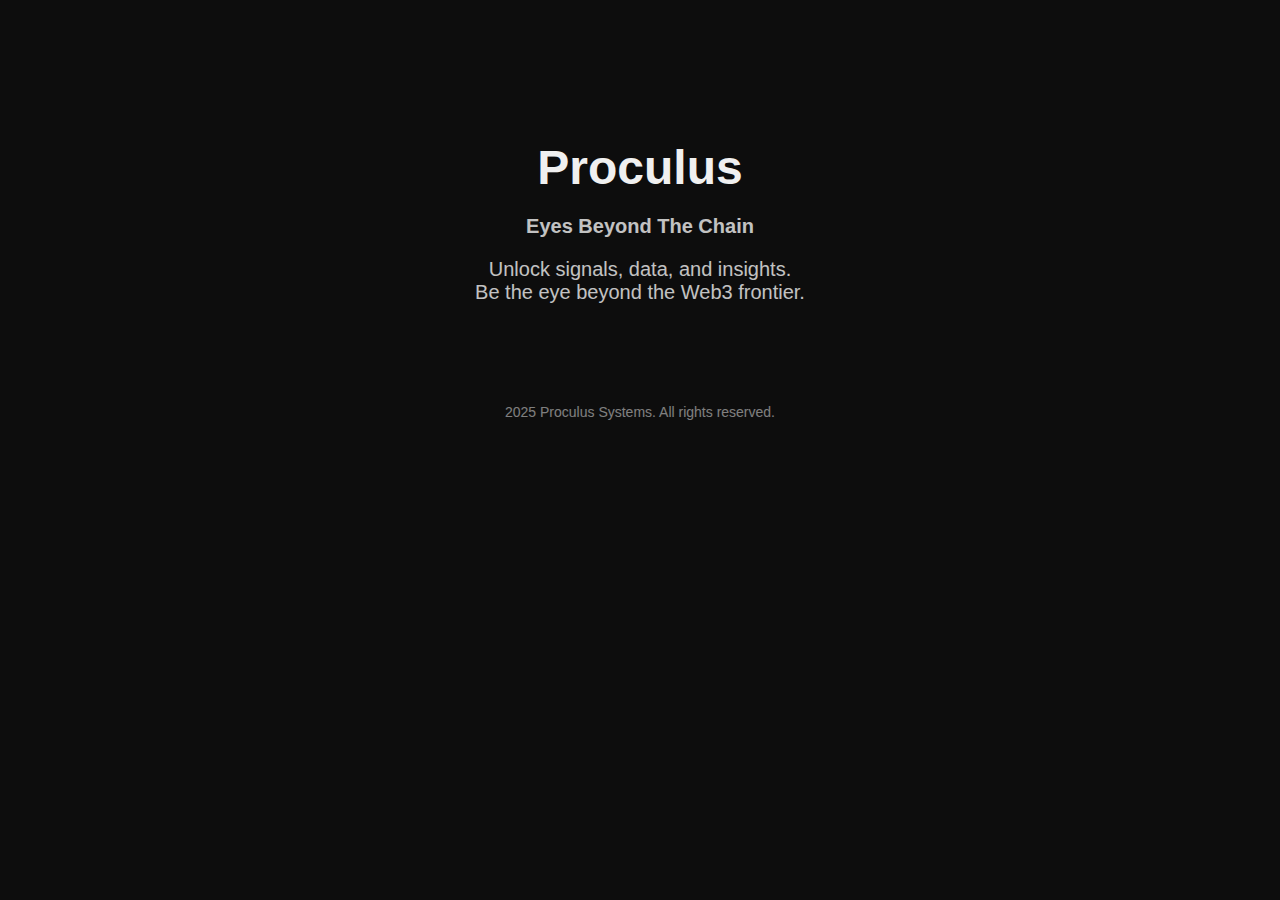
<file: public/index.html>
<!DOCTYPE html>
<html lang="en">
<head>
  <meta charset="UTF-8" />
  <meta name="viewport" content="width=device-width, initial-scale=1.0"/>
  <title>Proculus</title>
  <style>
    body {
      font-family: Arial, sans-serif;
      text-align: center;
      padding: 100px;
      background-color: #0d0d0d;
      color: #f0f0f0;
    }
    h1 {
      font-size: 48px;
      margin-bottom: 10px;
    }
    p {
      font-size: 20px;
      opacity: 0.8;
    }
    footer {
      margin-top: 100px;
      font-size: 14px;
      opacity: 0.5;
    }
  </style>
</head>
<body>
  <h1>Proculus</h1>
  <p><strong>Eyes Beyond The Chain</strong></p>
  <p>Unlock signals, data, and insights.<br>Be the eye beyond the Web3 frontier.</p>
  <footer>2025 Proculus Systems. All rights reserved.</footer>
</body>
</html>
</file>
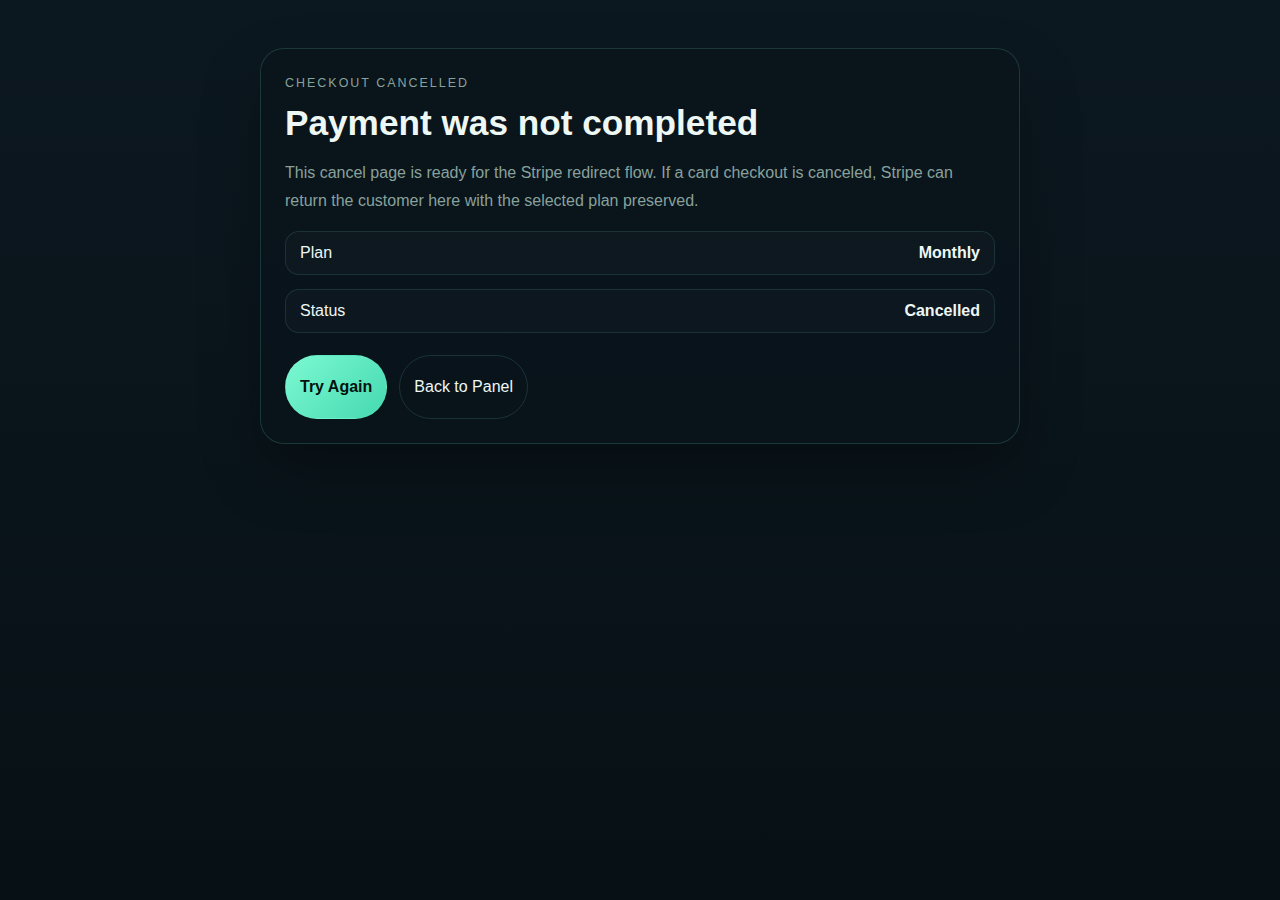
<file: checkout-cancel.html>
<!DOCTYPE html>
<html lang="en">
<head>
  <meta charset="UTF-8" />
  <meta name="viewport" content="width=device-width, initial-scale=1.0" />
  <title>Proculus Checkout Canceled</title>
  <style>
    body { margin:0; min-height:100vh; font-family:"Inter","Segoe UI",sans-serif; color:#edf7f4; background:linear-gradient(180deg,#0c1820,#071015); }
    .shell { width:min(calc(100% - 32px),760px); margin:0 auto; padding:48px 0; }
    .card { border:1px solid rgba(124,249,210,.16); background:rgba(10,19,27,.82); border-radius:24px; padding:24px; box-shadow:0 28px 60px rgba(0,0,0,.28); }
    .kicker { color:#88a29b; font-size:.78rem; text-transform:uppercase; letter-spacing:.16em; }
    h1 { margin:12px 0; font-size:2.2rem; }
    p { color:#88a29b; line-height:1.75; }
    .row { display:flex; justify-content:space-between; gap:12px; padding:12px 14px; border-radius:14px; border:1px solid rgba(124,249,210,.12); background:rgba(255,255,255,.02); margin-top:14px; }
    .actions { display:flex; gap:12px; flex-wrap:wrap; margin-top:22px; }
    .btn { display:inline-flex; align-items:center; justify-content:center; min-height:42px; padding:10px 14px; border-radius:999px; border:1px solid rgba(124,249,210,.14); text-decoration:none; color:#edf7f4; }
    .primary { background:linear-gradient(135deg,#7cf9d2,#45d9b0); color:#04120f; font-weight:700; }
  </style>
</head>
<body>
  <div class="shell">
    <div class="card">
      <span class="kicker">Checkout Cancelled</span>
      <h1>Payment was not completed</h1>
      <p>This cancel page is ready for the Stripe redirect flow. If a card checkout is canceled, Stripe can return the customer here with the selected plan preserved.</p>
      <div class="row"><span>Plan</span><strong id="cancel-plan">Monthly</strong></div>
      <div class="row"><span>Status</span><strong>Cancelled</strong></div>
      <div class="actions">
        <a class="btn primary" href="/checkout.html">Try Again</a>
        <a class="btn" href="/panel.html">Back to Panel</a>
      </div>
    </div>
  </div>
  <script>
    (function () {
      const params = new URLSearchParams(window.location.search);
      const plan = (params.get('plan') || localStorage.getItem('selectedPlan') || 'monthly').toLowerCase();
      const label = { daily:'Daily', monthly:'Monthly', yearly:'Yearly' }[plan] || 'Monthly';
      document.getElementById('cancel-plan').textContent = label;
    })();
  </script>
</body>
</html>
</file>
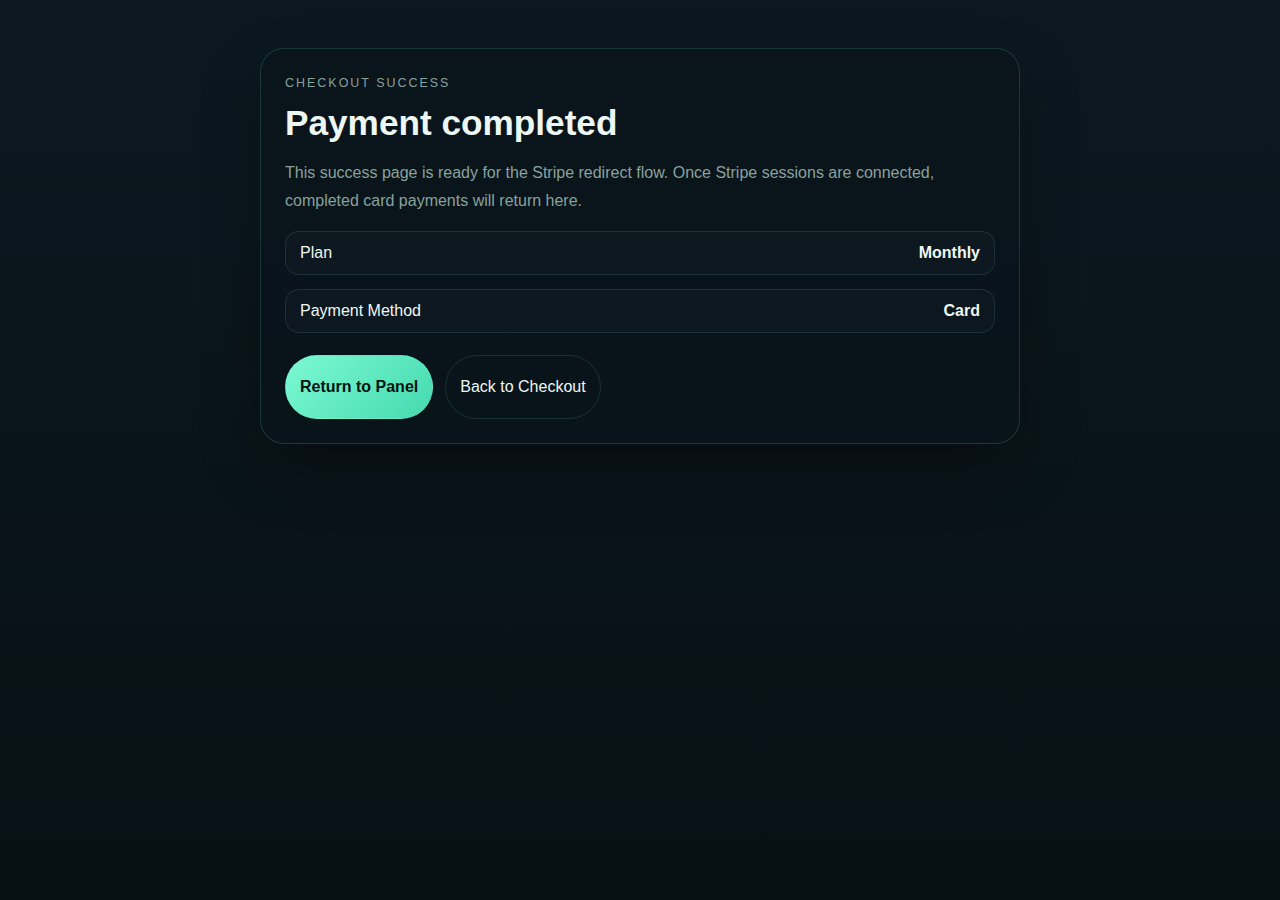
<file: checkout-success.html>
<!DOCTYPE html>
<html lang="en">
<head>
  <meta charset="UTF-8" />
  <meta name="viewport" content="width=device-width, initial-scale=1.0" />
  <title>Proculus Checkout Success</title>
  <style>
    body { margin:0; min-height:100vh; font-family:"Inter","Segoe UI",sans-serif; color:#edf7f4; background:linear-gradient(180deg,#0c1820,#071015); }
    .shell { width:min(calc(100% - 32px),760px); margin:0 auto; padding:48px 0; }
    .card { border:1px solid rgba(124,249,210,.16); background:rgba(10,19,27,.82); border-radius:24px; padding:24px; box-shadow:0 28px 60px rgba(0,0,0,.28); }
    .kicker { color:#88a29b; font-size:.78rem; text-transform:uppercase; letter-spacing:.16em; }
    h1 { margin:12px 0; font-size:2.2rem; }
    p { color:#88a29b; line-height:1.75; }
    .row { display:flex; justify-content:space-between; gap:12px; padding:12px 14px; border-radius:14px; border:1px solid rgba(124,249,210,.12); background:rgba(255,255,255,.02); margin-top:14px; }
    .actions { display:flex; gap:12px; flex-wrap:wrap; margin-top:22px; }
    .btn { display:inline-flex; align-items:center; justify-content:center; min-height:42px; padding:10px 14px; border-radius:999px; border:1px solid rgba(124,249,210,.14); text-decoration:none; color:#edf7f4; }
    .primary { background:linear-gradient(135deg,#7cf9d2,#45d9b0); color:#04120f; font-weight:700; }
  </style>
</head>
<body>
  <div class="shell">
    <div class="card">
      <span class="kicker">Checkout Success</span>
      <h1>Payment completed</h1>
      <p>This success page is ready for the Stripe redirect flow. Once Stripe sessions are connected, completed card payments will return here.</p>
      <div class="row"><span>Plan</span><strong id="success-plan">Monthly</strong></div>
      <div class="row"><span>Payment Method</span><strong>Card</strong></div>
      <div class="actions">
        <a class="btn primary" href="/panel.html">Return to Panel</a>
        <a class="btn" href="/checkout.html">Back to Checkout</a>
      </div>
    </div>
  </div>
  <script>
    (function () {
      const params = new URLSearchParams(window.location.search);
      const plan = (params.get('plan') || localStorage.getItem('selectedPlan') || 'monthly').toLowerCase();
      const label = { daily:'Daily', monthly:'Monthly', yearly:'Yearly' }[plan] || 'Monthly';
      document.getElementById('success-plan').textContent = label;
    })();
  </script>
</body>
</html>
</file>
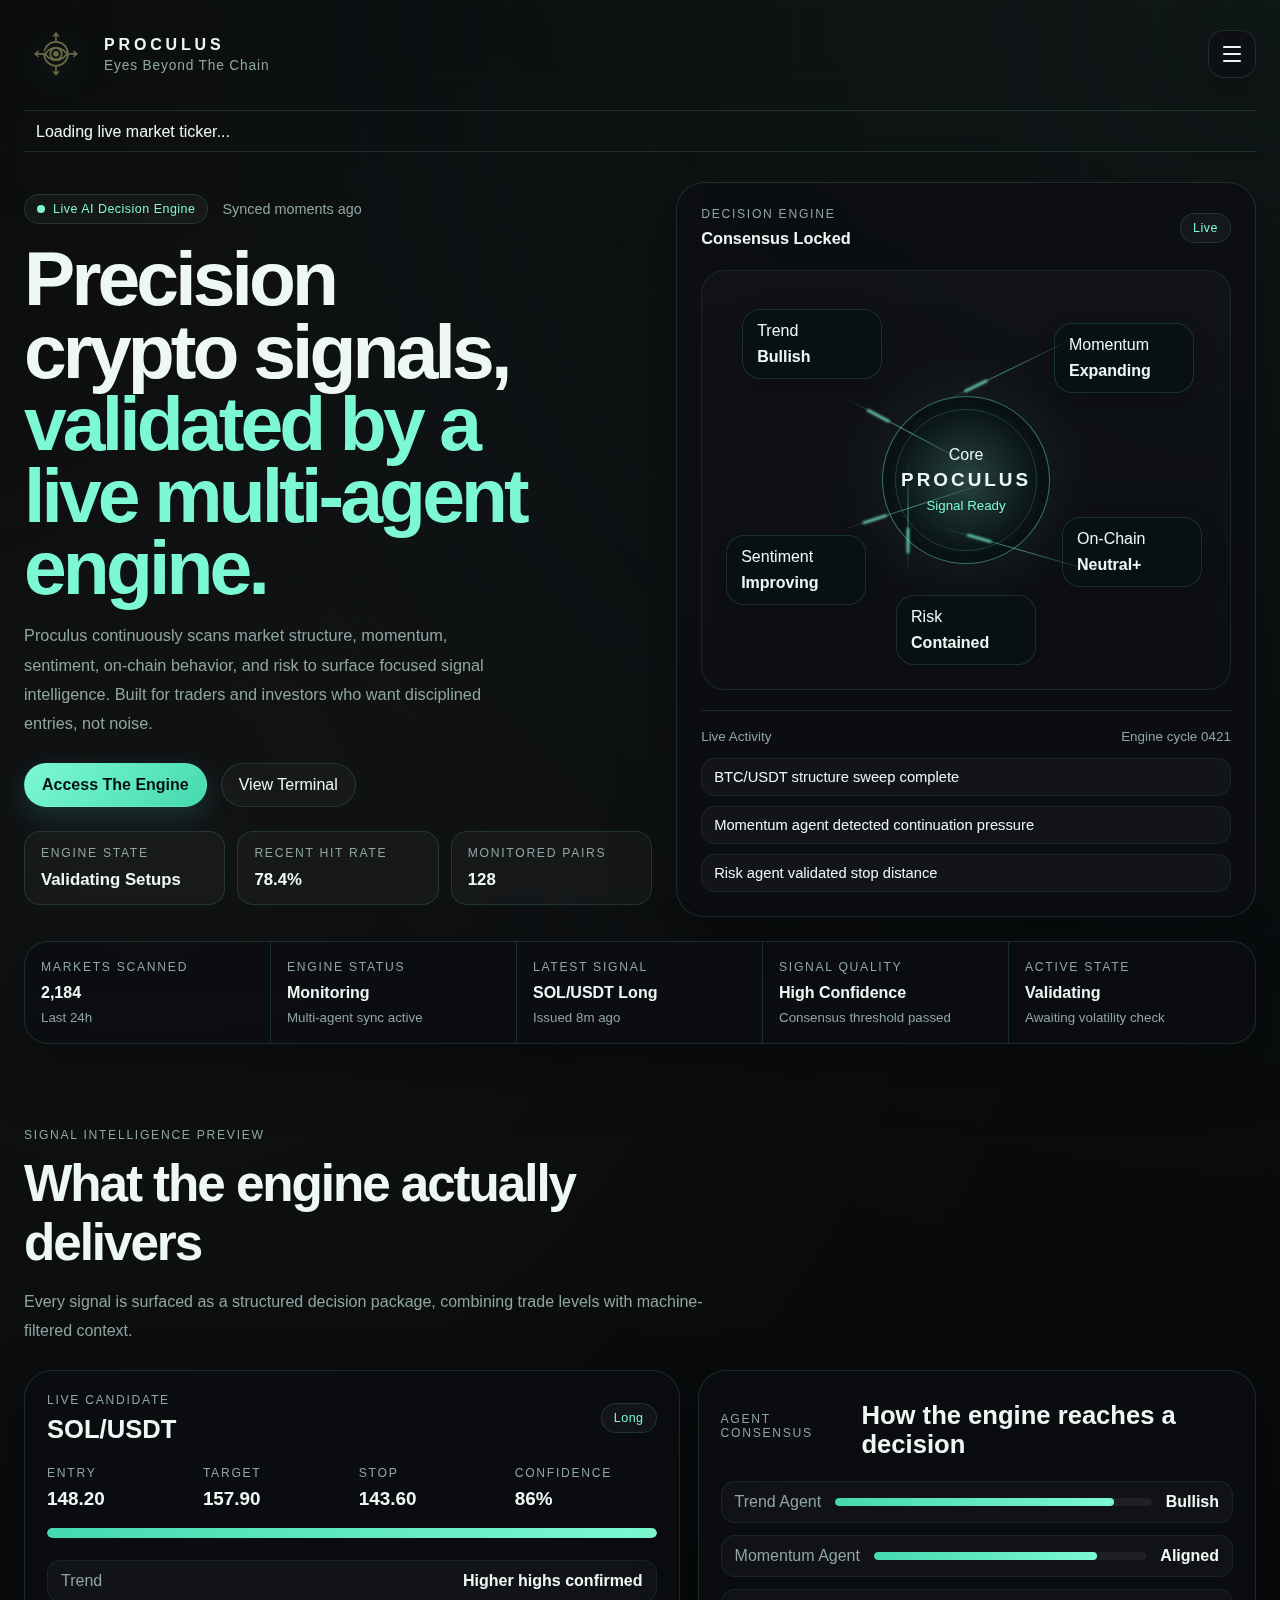
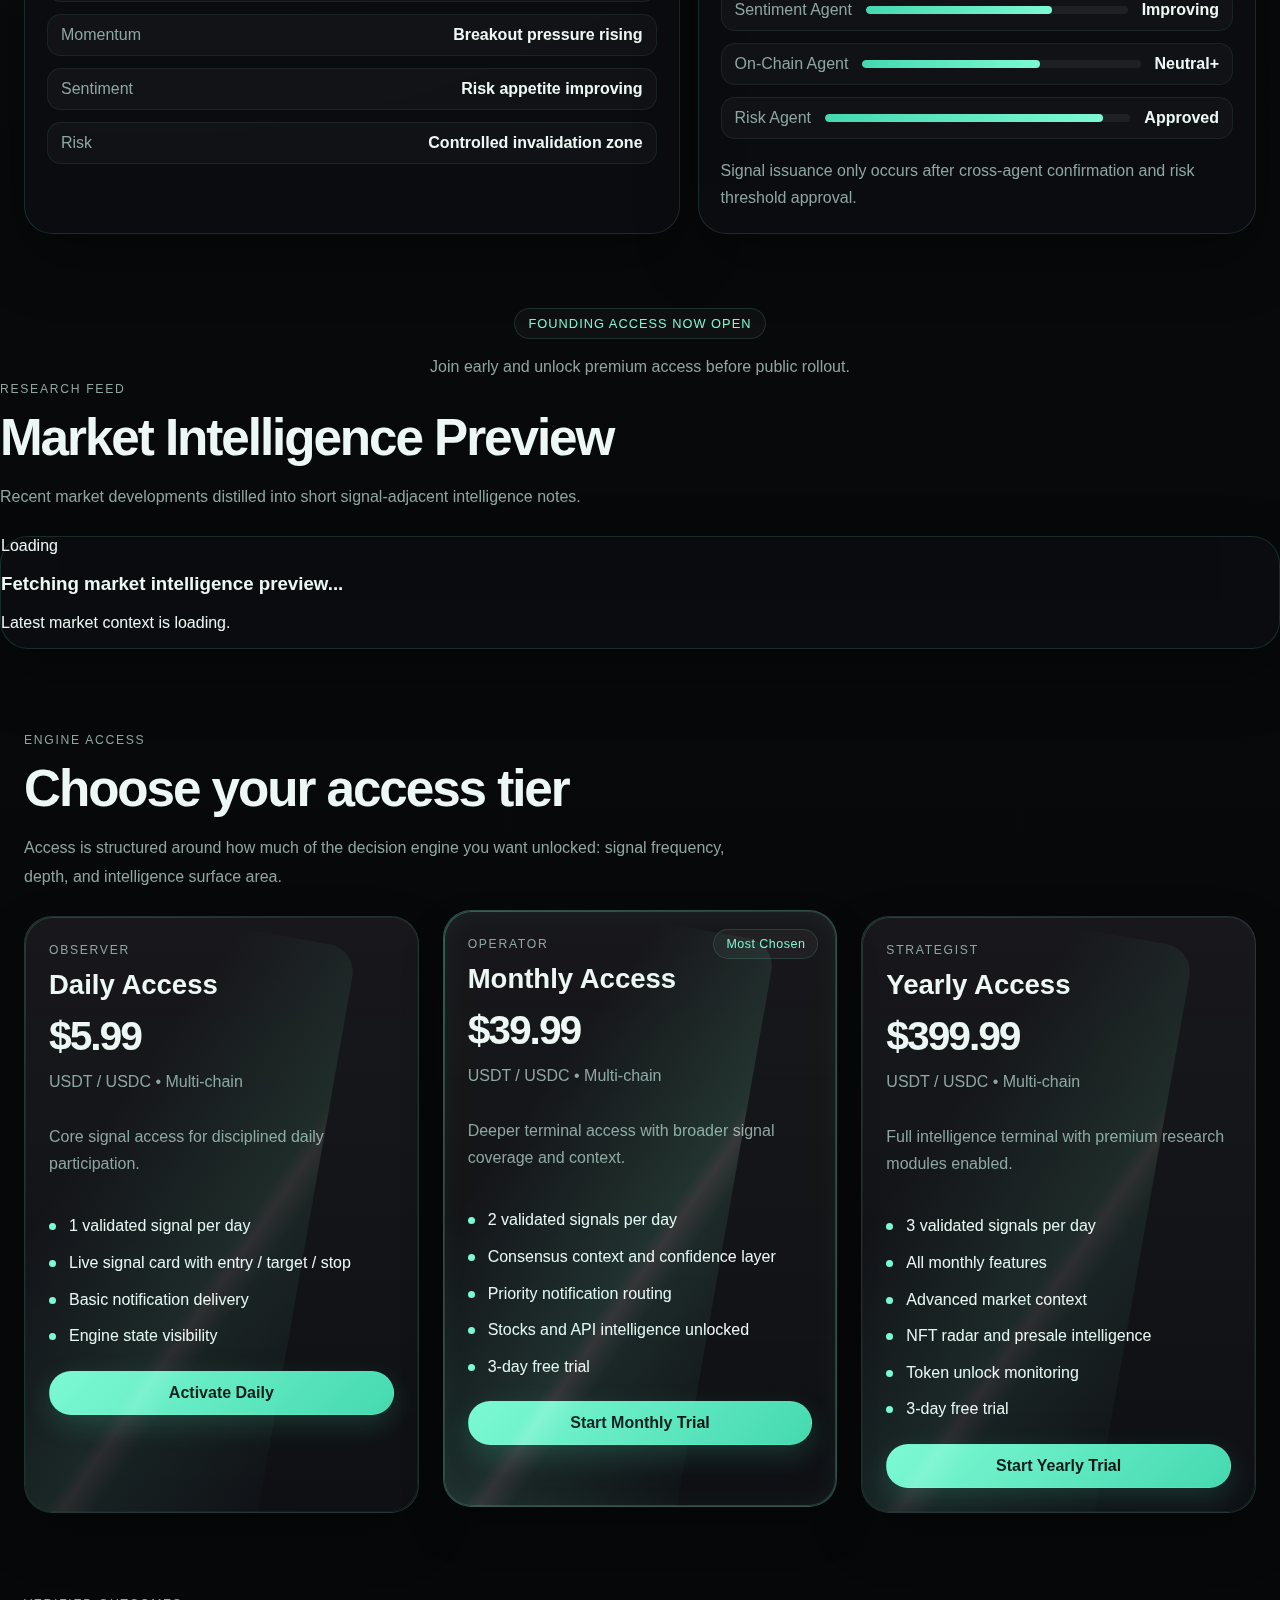
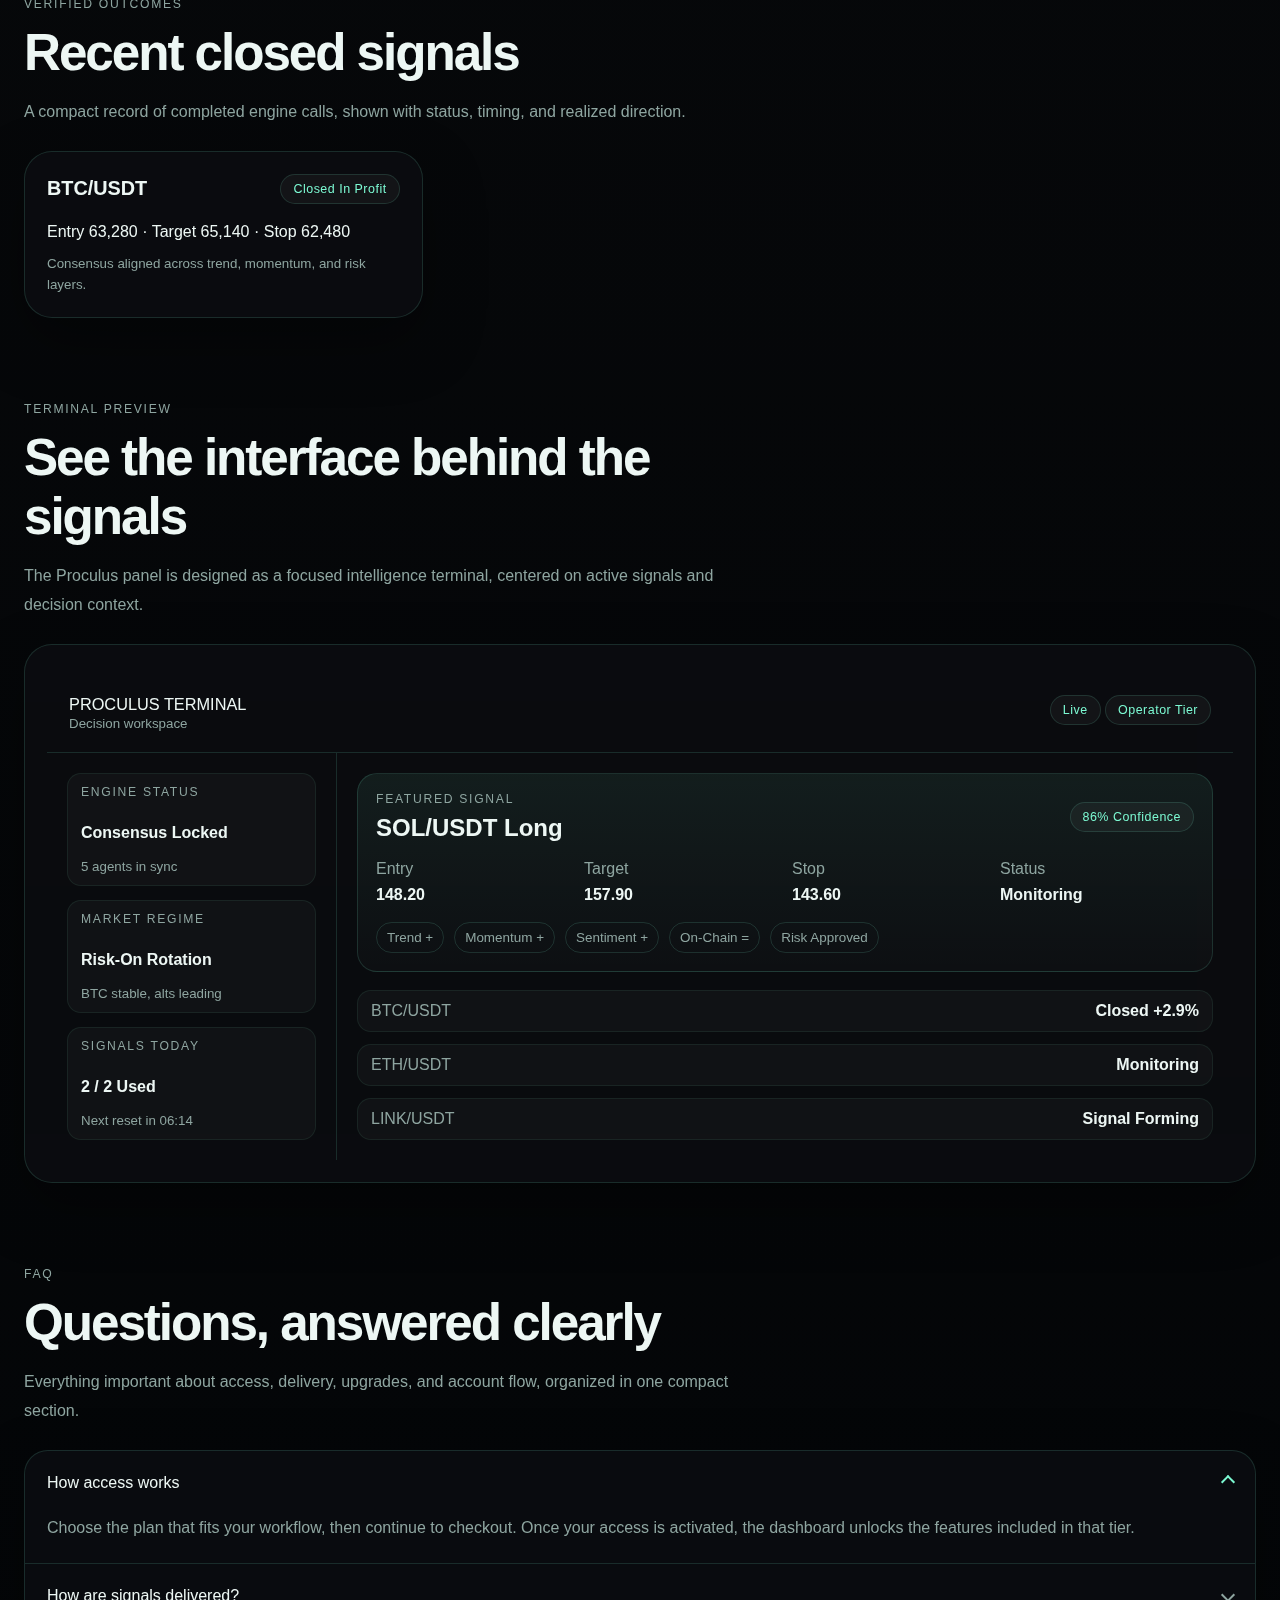
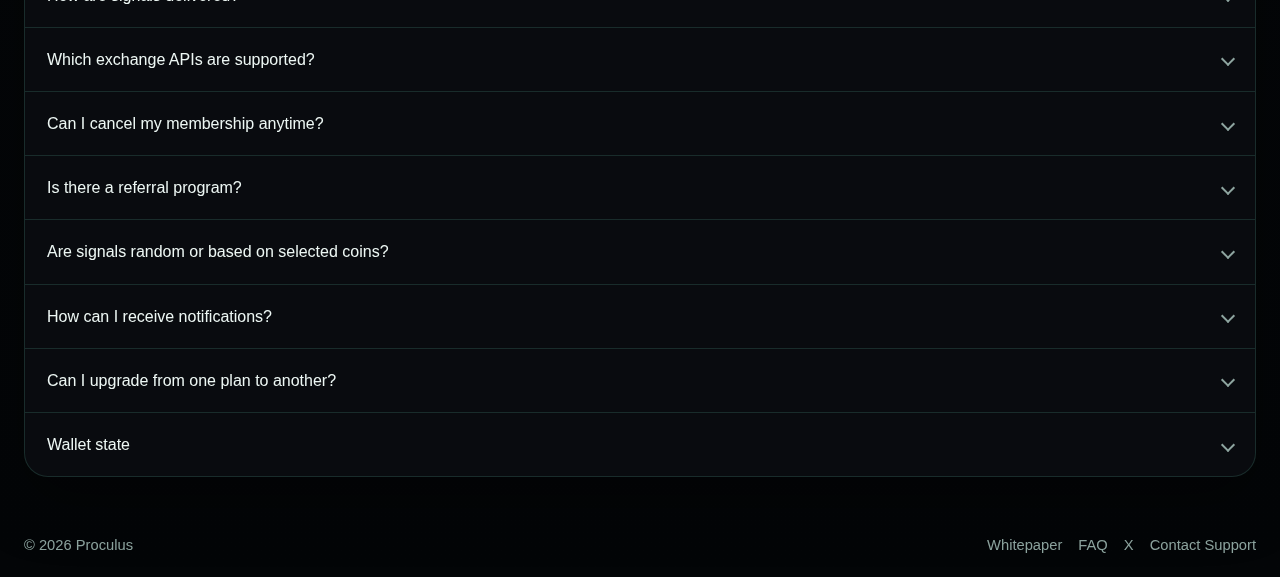
<file: intro.html>
<!DOCTYPE html>
<html lang="en">
<head>
  <meta charset="UTF-8" />
  <meta
    name="viewport"
    content="width=device-width, initial-scale=1.0"
  />
  <title>Proculus | AI Crypto Decision Engine</title>
  <meta name="theme-color" content="#030507" />
  <meta name="mobile-web-app-capable" content="yes" />
  <meta name="apple-mobile-web-app-capable" content="yes" />
  <meta name="apple-mobile-web-app-status-bar-style" content="black-translucent" />
  <meta name="apple-mobile-web-app-title" content="Proculus" />
  <link rel="manifest" href="/manifest.json" />
  <link rel="icon" href="/proculus-logo.png" type="image/png" sizes="1024x1024" />
  <link rel="apple-touch-icon" href="/proculus-logo.png" />
  <meta
    name="description"
    content="Proculus is an AI-powered crypto decision engine delivering validated signal intelligence, market context, and premium access tiers."
  />
  <link rel="stylesheet" href="/intro.css" />
</head>
<body>
  <div class="page-shell">
    <header class="topbar">
      <a class="brand" href="intro.html" aria-label="Proculus home">
        <img src="proculus-logo.png" alt="Proculus Logo" class="brand-logo" />
        <div class="brand-copy">
          <span class="brand-title">PROCULUS</span>
          <span class="brand-tagline">Eyes Beyond The Chain</span>
        </div>
      </a>

      <div class="topbar-actions">
        <button id="menu-toggle" class="menu-toggle" type="button" aria-label="Open menu" aria-expanded="false" aria-controls="topbar-menu-panel">
          <span></span>
          <span></span>
          <span></span>
        </button>

        <nav id="topbar-menu-panel" class="topbar-menu-panel" aria-label="Primary">
          <div class="topbar-menu-backdrop" aria-hidden="true"></div>
          <div class="topbar-menu-sheet">
            <div class="topbar-menu-header">
              <span class="section-kicker">Navigation</span>
              <strong class="topbar-menu-title">Proculus Menu</strong>
            </div>

            <div class="topbar-menu-links">
              <a href="#outcomes" class="nav-link menu-link">Outcomes</a>
              <a href="#tiers" class="nav-link menu-link">Access</a>
              <a href="#faq" class="nav-link menu-link">FAQ</a>
              <a href="/whitepaper.html" target="_blank" rel="noreferrer" class="nav-link menu-link">Whitepaper</a>
            </div>

            <div class="topbar-menu-controls">
              <button id="wallet-connect" class="primary-btn menu-control" type="button">Login / Signup</button>
              <a id="dashboard-link" class="primary-btn menu-control" href="/panel.html" style="display:none;">Dashboard</a>
              <button id="logout-btn" class="secondary-btn compact-btn menu-control" type="button" style="display:none;">Logout</button>
              <button id="mode-toggle" class="icon-btn menu-control menu-theme-btn" type="button" aria-label="Toggle theme">
                <span id="theme-toggle-label">Dark</span>
              </button>
            </div>

            <span id="wallet-address" class="wallet-inline menu-wallet-inline"></span>
          </div>
        </nav>
      </div>
    </header>

    <main>
      <section class="ticker-strip glass-card">
        <div class="ticker-viewport" id="crypto-ticker-viewport">
          <div id="crypto-ticker" class="ticker-track">Loading live market ticker...</div>
        </div>
      </section>

      <section class="hero-section">
        <div class="hero-copy">
          <div class="eyebrow-row">
            <span class="eyebrow-pill">
              <span class="status-dot live"></span>
              Live AI Decision Engine
            </span>
            <span id="engine-timestamp" class="eyebrow-meta">Synced moments ago</span>
          </div>

          <h1>
            Precision crypto signals,
            <span>validated by a live multi-agent engine.</span>
          </h1>

          <p class="hero-description">
            Proculus continuously scans market structure, momentum, sentiment,
            on-chain behavior, and risk to surface focused signal intelligence.
            Built for traders and investors who want disciplined entries, not noise.
          </p>

          <div class="hero-actions">
            <a href="#tiers" class="primary-btn">Access The Engine</a>
            <a href="#product-preview" class="secondary-btn">View Terminal</a>
          </div>

          <div class="trust-line">
            <div class="trust-item">
              <span class="trust-label">Engine State</span>
              <strong id="hero-engine-state">Validating Setups</strong>
            </div>
            <div class="trust-item">
              <span class="trust-label">Recent Hit Rate</span>
              <strong>78.4%</strong>
            </div>
            <div class="trust-item">
              <span class="trust-label">Monitored Pairs</span>
              <strong>128</strong>
            </div>
          </div>
        </div>

        <div class="hero-visual">
          <div class="engine-console glass-card">
            <div class="console-top">
              <div class="console-heading">
                <span class="console-label">Decision Engine</span>
                <strong id="engine-mode-label">Consensus Locked</strong>
              </div>
              <span class="console-pill">Live</span>
            </div>

            <div class="engine-network" aria-hidden="true">
              <div class="engine-core">
                <span class="core-ring ring-one"></span>
                <span class="core-ring ring-two"></span>
                <div class="core-content">
                  <span class="core-label">Core</span>
                  <strong>PROCULUS</strong>
                  <small id="engine-output-label">Signal Ready</small>
                </div>
              </div>

              <div class="agent-node trend">
                <span class="agent-title">Trend</span>
                <strong id="trend-status">Bullish</strong>
              </div>
              <div class="agent-node momentum">
                <span class="agent-title">Momentum</span>
                <strong id="momentum-status">Expanding</strong>
              </div>
              <div class="agent-node sentiment">
                <span class="agent-title">Sentiment</span>
                <strong id="sentiment-status">Improving</strong>
              </div>
              <div class="agent-node onchain">
                <span class="agent-title">On-Chain</span>
                <strong id="onchain-status">Neutral+</strong>
              </div>
              <div class="agent-node risk">
                <span class="agent-title">Risk</span>
                <strong id="risk-status">Contained</strong>
              </div>

              <span class="connector connector-trend"></span>
              <span class="connector connector-momentum"></span>
              <span class="connector connector-sentiment"></span>
              <span class="connector connector-onchain"></span>
              <span class="connector connector-risk"></span>
            </div>

            <div class="console-feed">
              <div class="feed-header">
                <span>Live Activity</span>
                <span id="feed-cycle-label">Engine cycle 0421</span>
              </div>
              <ul id="engine-feed" class="feed-list">
                <li>BTC/USDT structure sweep complete</li>
                <li>Momentum agent detected continuation pressure</li>
                <li>Risk agent validated stop distance</li>
              </ul>
            </div>
          </div>
        </div>
      </section>

      <section class="status-strip glass-strip" aria-label="Engine status">
        <article class="status-item">
          <span class="status-label">Markets Scanned</span>
          <strong>2,184</strong>
          <small>Last 24h</small>
        </article>
        <article class="status-item">
          <span class="status-label">Engine Status</span>
          <strong id="strip-engine-status">Monitoring</strong>
          <small>Multi-agent sync active</small>
        </article>
        <article class="status-item">
          <span class="status-label">Latest Signal</span>
          <strong id="latest-signal-label">SOL/USDT Long</strong>
          <small id="latest-signal-time">Issued 8m ago</small>
        </article>
        <article class="status-item">
          <span class="status-label">Signal Quality</span>
          <strong>High Confidence</strong>
          <small>Consensus threshold passed</small>
        </article>
        <article class="status-item">
          <span class="status-label">Active State</span>
          <strong id="live-state-label">Validating</strong>
          <small>Awaiting volatility check</small>
        </article>
      </section>

      <section class="intelligence-section">
        <div class="section-head">
          <span class="section-kicker">Signal Intelligence Preview</span>
          <h2>What the engine actually delivers</h2>
          <p>
            Every signal is surfaced as a structured decision package, combining
            trade levels with machine-filtered context.
          </p>
        </div>

        <div class="intelligence-grid">
          <article class="signal-preview-card glass-card">
            <div class="signal-preview-top">
              <div>
                <span class="mini-label">Live Candidate</span>
                <h3 id="preview-pair">SOL/USDT</h3>
              </div>
              <span id="preview-direction" class="direction-pill long">Long</span>
            </div>

            <div class="signal-price-grid">
              <div>
                <span class="mini-label">Entry</span>
                <strong id="preview-entry">148.20</strong>
              </div>
              <div>
                <span class="mini-label">Target</span>
                <strong id="preview-target">157.90</strong>
              </div>
              <div>
                <span class="mini-label">Stop</span>
                <strong id="preview-stop">143.60</strong>
              </div>
              <div>
                <span class="mini-label">Confidence</span>
                <strong id="preview-confidence">86%</strong>
              </div>
            </div>

            <div class="confidence-meter" aria-hidden="true">
              <span id="confidence-meter-bar"></span>
            </div>

            <div class="reasoning-list">
              <div class="reasoning-item">
                <span>Trend</span>
                <strong>Higher highs confirmed</strong>
              </div>
              <div class="reasoning-item">
                <span>Momentum</span>
                <strong>Breakout pressure rising</strong>
              </div>
              <div class="reasoning-item">
                <span>Sentiment</span>
                <strong>Risk appetite improving</strong>
              </div>
              <div class="reasoning-item">
                <span>Risk</span>
                <strong>Controlled invalidation zone</strong>
              </div>
            </div>
          </article>

          <article class="consensus-card glass-card">
            <div class="consensus-head">
              <span class="section-kicker">Agent Consensus</span>
              <h3>How the engine reaches a decision</h3>
            </div>

            <div class="consensus-list">
              <div class="consensus-row">
                <span>Trend Agent</span>
                <div class="bar-shell"><span class="bar-fill" style="width: 88%"></span></div>
                <strong>Bullish</strong>
              </div>
              <div class="consensus-row">
                <span>Momentum Agent</span>
                <div class="bar-shell"><span class="bar-fill" style="width: 82%"></span></div>
                <strong>Aligned</strong>
              </div>
              <div class="consensus-row">
                <span>Sentiment Agent</span>
                <div class="bar-shell"><span class="bar-fill" style="width: 71%"></span></div>
                <strong>Improving</strong>
              </div>
              <div class="consensus-row">
                <span>On-Chain Agent</span>
                <div class="bar-shell"><span class="bar-fill" style="width: 64%"></span></div>
                <strong>Neutral+</strong>
              </div>
              <div class="consensus-row">
                <span>Risk Agent</span>
                <div class="bar-shell"><span class="bar-fill" style="width: 91%"></span></div>
                <strong>Approved</strong>
              </div>
            </div>

            <p class="consensus-footnote">
              Signal issuance only occurs after cross-agent confirmation and
              risk threshold approval.
            </p>
          </article>
        </div>
      </section>

      <div id="pricing"></div>
      <section class="early-access-note" aria-label="Early access">
        <span class="early-access-kicker">Founding Access Now Open</span>
        <p>Join early and unlock premium access before public rollout.</p>
      </section>

      <section class="market-preview-section">
        <div class="section-head">
          <span class="section-kicker">Research Feed</span>
          <h2>Market Intelligence Preview</h2>
          <p>Recent market developments distilled into short signal-adjacent intelligence notes.</p>
        </div>
        <div class="market-preview-grid" id="market-preview-container">
          <article class="market-preview-card glass-card">
            <span class="card-label">Loading</span>
            <h3>Fetching market intelligence preview...</h3>
            <p>Latest market context is loading.</p>
          </article>
        </div>
      </section>

      <section id="tiers" class="tiers-section">
        <div class="section-head">
          <span class="section-kicker">Engine Access</span>
          <h2>Choose your access tier</h2>
          <p>
            Access is structured around how much of the decision engine you want
            unlocked: signal frequency, depth, and intelligence surface area.
          </p>
        </div>

        <div class="tier-grid">
          <article class="tier-card glass-card">
            <span class="tier-label">Observer</span>
            <h3>Daily Access</h3>
            <div class="tier-price">$5.99</div>
            <p>USDT / USDC • Multi-chain</p>
            <p>Core signal access for disciplined daily participation.</p>
            <ul class="tier-list">
              <li>1 validated signal per day</li>
              <li>Live signal card with entry / target / stop</li>
              <li>Basic notification delivery</li>
              <li>Engine state visibility</li>
            </ul>
            <button class="primary-btn tier-btn subscribe-btn" type="button" data-plan="daily">
              Activate Daily
            </button>
          </article>

          <article class="tier-card glass-card featured-tier">
            <div class="tier-badge">Most Chosen</div>
            <span class="tier-label">Operator</span>
            <h3>Monthly Access</h3>
            <div class="tier-price">$39.99</div>
            <p>USDT / USDC • Multi-chain</p>
            <p>Deeper terminal access with broader signal coverage and context.</p>
            <ul class="tier-list">
              <li>2 validated signals per day</li>
              <li>Consensus context and confidence layer</li>
              <li>Priority notification routing</li>
              <li>Stocks and API intelligence unlocked</li>
              <li>3-day free trial</li>
            </ul>
            <button class="primary-btn tier-btn subscribe-btn" type="button" data-plan="monthly">
              Start Monthly Trial
            </button>
          </article>

          <article class="tier-card glass-card">
            <span class="tier-label">Strategist</span>
            <h3>Yearly Access</h3>
            <div class="tier-price">$399.99</div>
            <p>USDT / USDC • Multi-chain</p>
            <p>Full intelligence terminal with premium research modules enabled.</p>
            <ul class="tier-list">
              <li>3 validated signals per day</li>
              <li>All monthly features</li>
              <li>Advanced market context</li>
              <li>NFT radar and presale intelligence</li>
              <li>Token unlock monitoring</li>
              <li>3-day free trial</li>
            </ul>
            <button class="primary-btn tier-btn subscribe-btn" type="button" data-plan="yearly">
              Start Yearly Trial
            </button>
          </article>
        </div>
      </section>

      <section id="outcomes" class="outcomes-section">
        <div class="section-head">
          <span class="section-kicker">Verified Outcomes</span>
          <h2>Recent closed signals</h2>
          <p>
            A compact record of completed engine calls, shown with status,
            timing, and realized direction.
          </p>
        </div>

        <div id="success-container" class="outcomes-grid">
          <article class="outcome-card glass-card">
            <div class="outcome-top">
              <h3>BTC/USDT</h3>
              <span class="outcome-badge positive">Closed In Profit</span>
            </div>
            <p>Entry 63,280 · Target 65,140 · Stop 62,480</p>
            <small>Consensus aligned across trend, momentum, and risk layers.</small>
          </article>
        </div>
      </section>

      <section id="product-preview" class="preview-section">
        <div class="section-head">
          <span class="section-kicker">Terminal Preview</span>
          <h2>See the interface behind the signals</h2>
          <p>
            The Proculus panel is designed as a focused intelligence terminal,
            centered on active signals and decision context.
          </p>
        </div>

        <div class="preview-terminal glass-card">
          <div class="preview-header">
            <div class="preview-brand">
              <span class="preview-title">PROCULUS TERMINAL</span>
              <small>Decision workspace</small>
            </div>
            <div class="preview-pills">
              <span class="preview-pill">Live</span>
              <span class="preview-pill">Operator Tier</span>
            </div>
          </div>

          <div class="preview-layout">
            <aside class="preview-sidebar">
              <div class="preview-panel">
                <span class="mini-label">Engine Status</span>
                <strong>Consensus Locked</strong>
                <small>5 agents in sync</small>
              </div>
              <div class="preview-panel">
                <span class="mini-label">Market Regime</span>
                <strong>Risk-On Rotation</strong>
                <small>BTC stable, alts leading</small>
              </div>
              <div class="preview-panel">
                <span class="mini-label">Signals Today</span>
                <strong>2 / 2 Used</strong>
                <small>Next reset in 06:14</small>
              </div>
            </aside>

            <div class="preview-main">
              <div class="preview-featured">
                <div class="preview-featured-top">
                  <div>
                    <span class="mini-label">Featured Signal</span>
                    <h3>SOL/USDT Long</h3>
                  </div>
                  <span class="direction-pill long">86% Confidence</span>
                </div>

                <div class="preview-metrics">
                  <div><span>Entry</span><strong>148.20</strong></div>
                  <div><span>Target</span><strong>157.90</strong></div>
                  <div><span>Stop</span><strong>143.60</strong></div>
                  <div><span>Status</span><strong>Monitoring</strong></div>
                </div>

                <div class="preview-agents">
                  <span>Trend +</span>
                  <span>Momentum +</span>
                  <span>Sentiment +</span>
                  <span>On-Chain =</span>
                  <span>Risk Approved</span>
                </div>
              </div>

              <div class="preview-feed">
                <div class="preview-feed-item">
                  <span>BTC/USDT</span>
                  <strong>Closed +2.9%</strong>
                </div>
                <div class="preview-feed-item">
                  <span>ETH/USDT</span>
                  <strong>Monitoring</strong>
                </div>
                <div class="preview-feed-item">
                  <span>LINK/USDT</span>
                  <strong>Signal Forming</strong>
                </div>
              </div>
            </div>
          </div>
        </div>
      </section>

      <section id="faq" class="minimal-section faq-section">
        <div class="section-head faq-head">
          <span class="section-kicker">FAQ</span>
          <h2>Questions, answered clearly</h2>
          <p>
            Everything important about access, delivery, upgrades, and account flow,
            organized in one compact section.
          </p>
        </div>

        <div class="faq-accordion glass-card" id="faq-accordion">
          <div class="faq-item is-open">
            <button class="faq-trigger" type="button" aria-expanded="true">
              <span>How access works</span>
              <span class="faq-arrow" aria-hidden="true"></span>
            </button>
            <div class="faq-panel" style="max-height:none;">
              <div class="faq-panel-inner">
                <p>
                  Choose the plan that fits your workflow, then continue to checkout.
                  Once your access is activated, the dashboard unlocks the features
                  included in that tier.
                </p>
              </div>
            </div>
          </div>

          <div class="faq-item">
            <button class="faq-trigger" type="button" aria-expanded="false">
              <span>How are signals delivered?</span>
              <span class="faq-arrow" aria-hidden="true"></span>
            </button>
            <div class="faq-panel">
              <div class="faq-panel-inner">
                <p>
                  Signals are published inside the Proculus dashboard, where each
                  setup is shown with its entry, target, stop, and supporting context.
                </p>
              </div>
            </div>
          </div>

          <div class="faq-item">
            <button class="faq-trigger" type="button" aria-expanded="false">
              <span>Which exchange APIs are supported?</span>
              <span class="faq-arrow" aria-hidden="true"></span>
            </button>
            <div class="faq-panel">
              <div class="faq-panel-inner">
                <p>
                  Proculus is built to work with major exchange API connections,
                  including Binance, Coinbase, OKX, Bybit, KuCoin, Gate.io, MEXC,
                  HTX, and similar platforms already listed in the dashboard.
                </p>
              </div>
            </div>
          </div>

          <div class="faq-item">
            <button class="faq-trigger" type="button" aria-expanded="false">
              <span>Can I cancel my membership anytime?</span>
              <span class="faq-arrow" aria-hidden="true"></span>
            </button>
            <div class="faq-panel">
              <div class="faq-panel-inner">
                <p>
                  Yes. Membership is designed to stay flexible, so you can stop
                  renewing whenever you choose without being locked into a long-term
                  commitment.
                </p>
              </div>
            </div>
          </div>

          <div class="faq-item">
            <button class="faq-trigger" type="button" aria-expanded="false">
              <span>Is there a referral program?</span>
              <span class="faq-arrow" aria-hidden="true"></span>
            </button>
            <div class="faq-panel">
              <div class="faq-panel-inner">
                <p>
                  A structured referral program is planned, but it is not active in
                  the current release. When it launches, it will be announced inside
                  the product and community channels.
                </p>
              </div>
            </div>
          </div>

          <div class="faq-item">
            <button class="faq-trigger" type="button" aria-expanded="false">
              <span>Are signals random or based on selected coins?</span>
              <span class="faq-arrow" aria-hidden="true"></span>
            </button>
            <div class="faq-panel">
              <div class="faq-panel-inner">
                <p>
                  Signals are not random. They are generated from the engine's market
                  coverage and validation process, based on the assets and setups that
                  meet Proculus quality thresholds.
                </p>
              </div>
            </div>
          </div>

          <div class="faq-item">
            <button class="faq-trigger" type="button" aria-expanded="false">
              <span>How can I receive notifications?</span>
              <span class="faq-arrow" aria-hidden="true"></span>
            </button>
            <div class="faq-panel">
              <div class="faq-panel-inner">
                <p>
                  Notification preferences are handled inside the dashboard, where you
                  can choose the delivery methods available to your access tier.
                </p>
              </div>
            </div>
          </div>

          <div class="faq-item">
            <button class="faq-trigger" type="button" aria-expanded="false">
              <span>Can I upgrade from one plan to another?</span>
              <span class="faq-arrow" aria-hidden="true"></span>
            </button>
            <div class="faq-panel">
              <div class="faq-panel-inner">
                <p>
                  Yes. You can move from a lower tier to a higher tier whenever you
                  need broader access, and the checkout flow will carry the newly
                  selected plan forward.
                </p>
              </div>
            </div>
          </div>

          <div class="faq-item faq-item-status">
            <button class="faq-trigger" type="button" aria-expanded="false">
              <span>Wallet state</span>
              <span class="faq-arrow" aria-hidden="true"></span>
            </button>
            <div class="faq-panel">
              <div class="faq-panel-inner">
                <p id="wallet-status-copy">
                  No wallet connected. Select a tier to continue into the terminal.
                </p>
              </div>
            </div>
          </div>
        </div>
      </section>
    </main>

    <footer class="footer">
      <span>© 2026 Proculus</span>
      <div class="footer-links">
        <a href="/whitepaper.html" target="_blank" rel="noreferrer">Whitepaper</a>
        <a href="#faq">FAQ</a>
        <a href="https://x.com/ProculusAI" target="_blank" rel="noreferrer">X</a>
        <a href="mailto:proculus.signals@gmail.com">Contact Support</a>
      </div>
    </footer>
  </div>

  <div id="modal" class="modal" aria-hidden="true">
    <div class="modal-card glass-card auth-modal-card" role="dialog" aria-modal="true" aria-labelledby="modal-title">
      <button id="closeModal" class="modal-close" type="button" aria-label="Close modal">×</button>
      <span class="section-kicker">Account Access</span>
      <h3 id="modal-title">Choose how to continue</h3>
      <p id="modal-text">Continue with wallet or sign up with email for free dashboard access.</p>

      <div class="auth-modal-stack">
        <button id="modal-wallet-btn" class="primary-btn auth-modal-wallet-btn" type="button">Continue with Wallet</button>

        <div class="auth-modal-divider"><span>or</span></div>

        <form id="modal-email-auth-form" class="email-auth-form auth-modal-form">
          <input id="modal-email-auth-email" type="email" placeholder="Email address" autocomplete="email" required />
          <input id="modal-email-auth-password" type="password" placeholder="Password" autocomplete="current-password" required />
          <div class="email-auth-actions">
            <button id="modal-email-login-btn" class="secondary-btn" type="submit">Log In</button>
            <button id="modal-email-signup-btn" class="primary-btn" type="button">Sign Up Free</button>
          </div>
          <p id="modal-email-auth-message" class="email-auth-message"></p>
        </form>
      </div>

      <div class="modal-actions">
        <button id="cancel-modal" class="secondary-btn" type="button">Cancel</button>
      </div>
    </div>
  </div>

  <script>
    window.PROCULUS_CONFIG = {
      walletConnectProjectId: "4d924bfc1de529d840a6f7188edb2d9c",
      apiBase: "/api/public"
    };
  </script>
  <script type="module" src="walletconnect.js"></script>
  <script type="module" src="intro.js"></script>

  <script>
    if ('serviceWorker' in navigator) {
      window.addEventListener('load', () => {
        navigator.serviceWorker.register('/sw.js').catch((error) => {
          console.error('Service worker registration failed:', error);
        });
      });
    }
  </script>
</body>
</html>
</file>
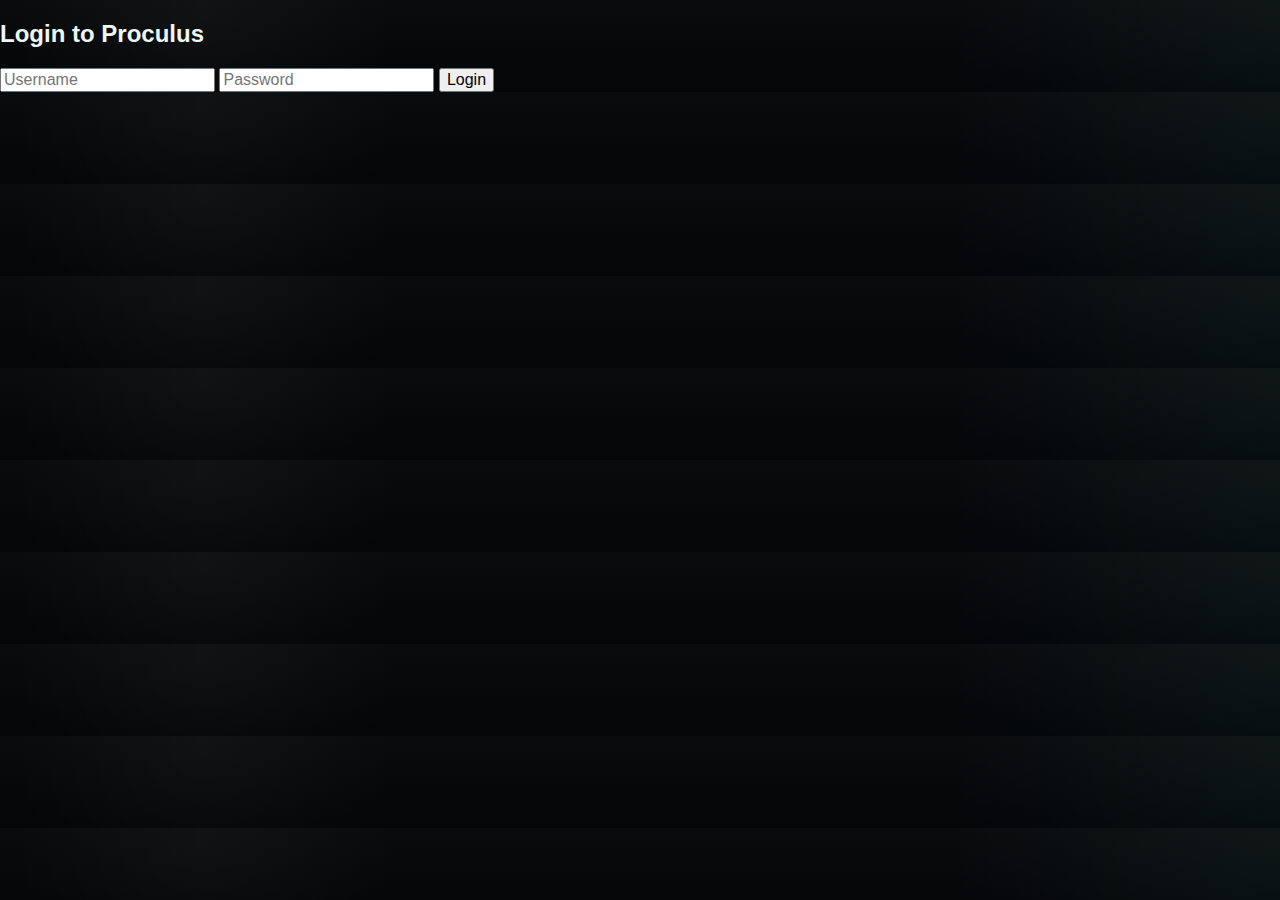
<file: login.html>
<!DOCTYPE html>
<html lang="en">
<head>
  <meta charset="UTF-8" />
  <meta name="viewport" content="width=device-width, initial-scale=1.0"/>
  <title>Login - Proculus</title>
  <link rel="stylesheet" href="panel.css" />
</head>
<body>
  <div class="login-container">
    <h2>Login to Proculus</h2>
    <form id="loginForm">
      <input type="text" id="username" placeholder="Username" required />
      <input type="password" id="password" placeholder="Password" required />
      <button type="submit">Login</button>
    </form>
  </div>
  <script src="login.js"></script>
</body>
</html>
</file>
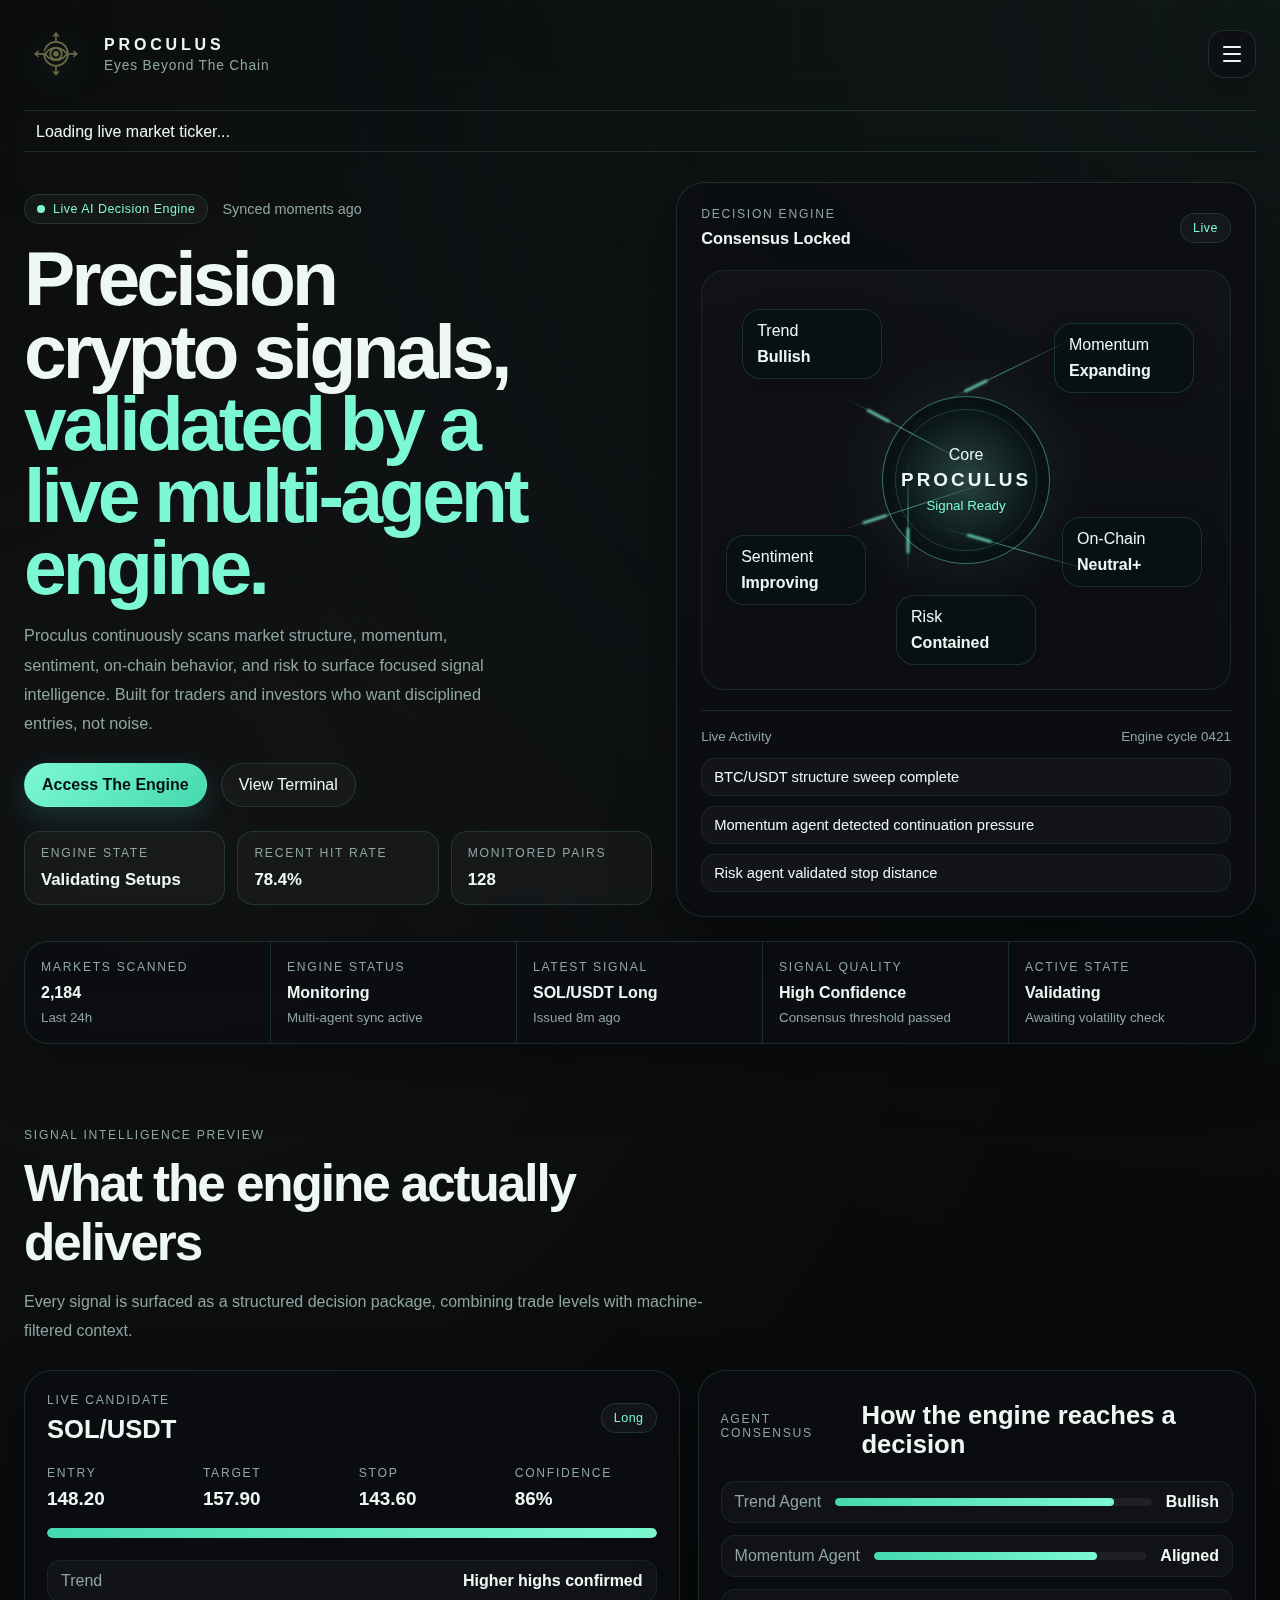
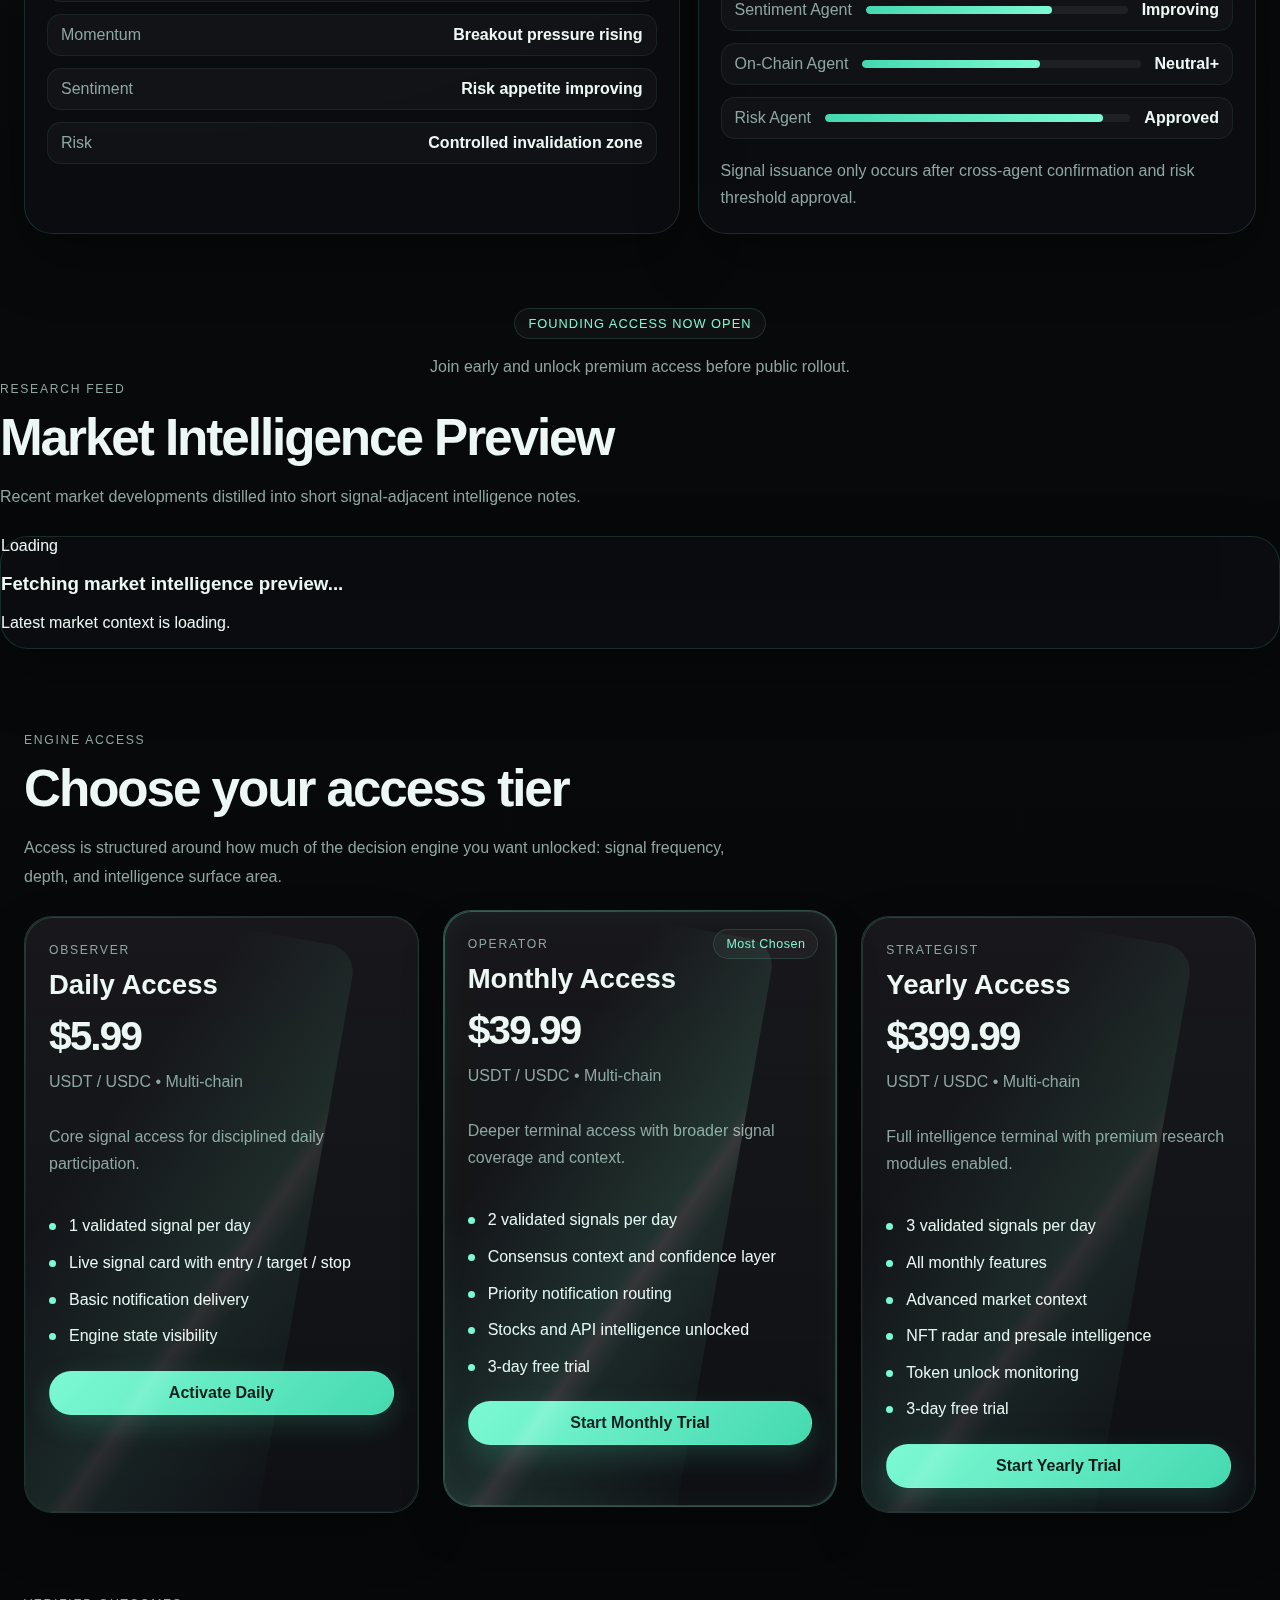
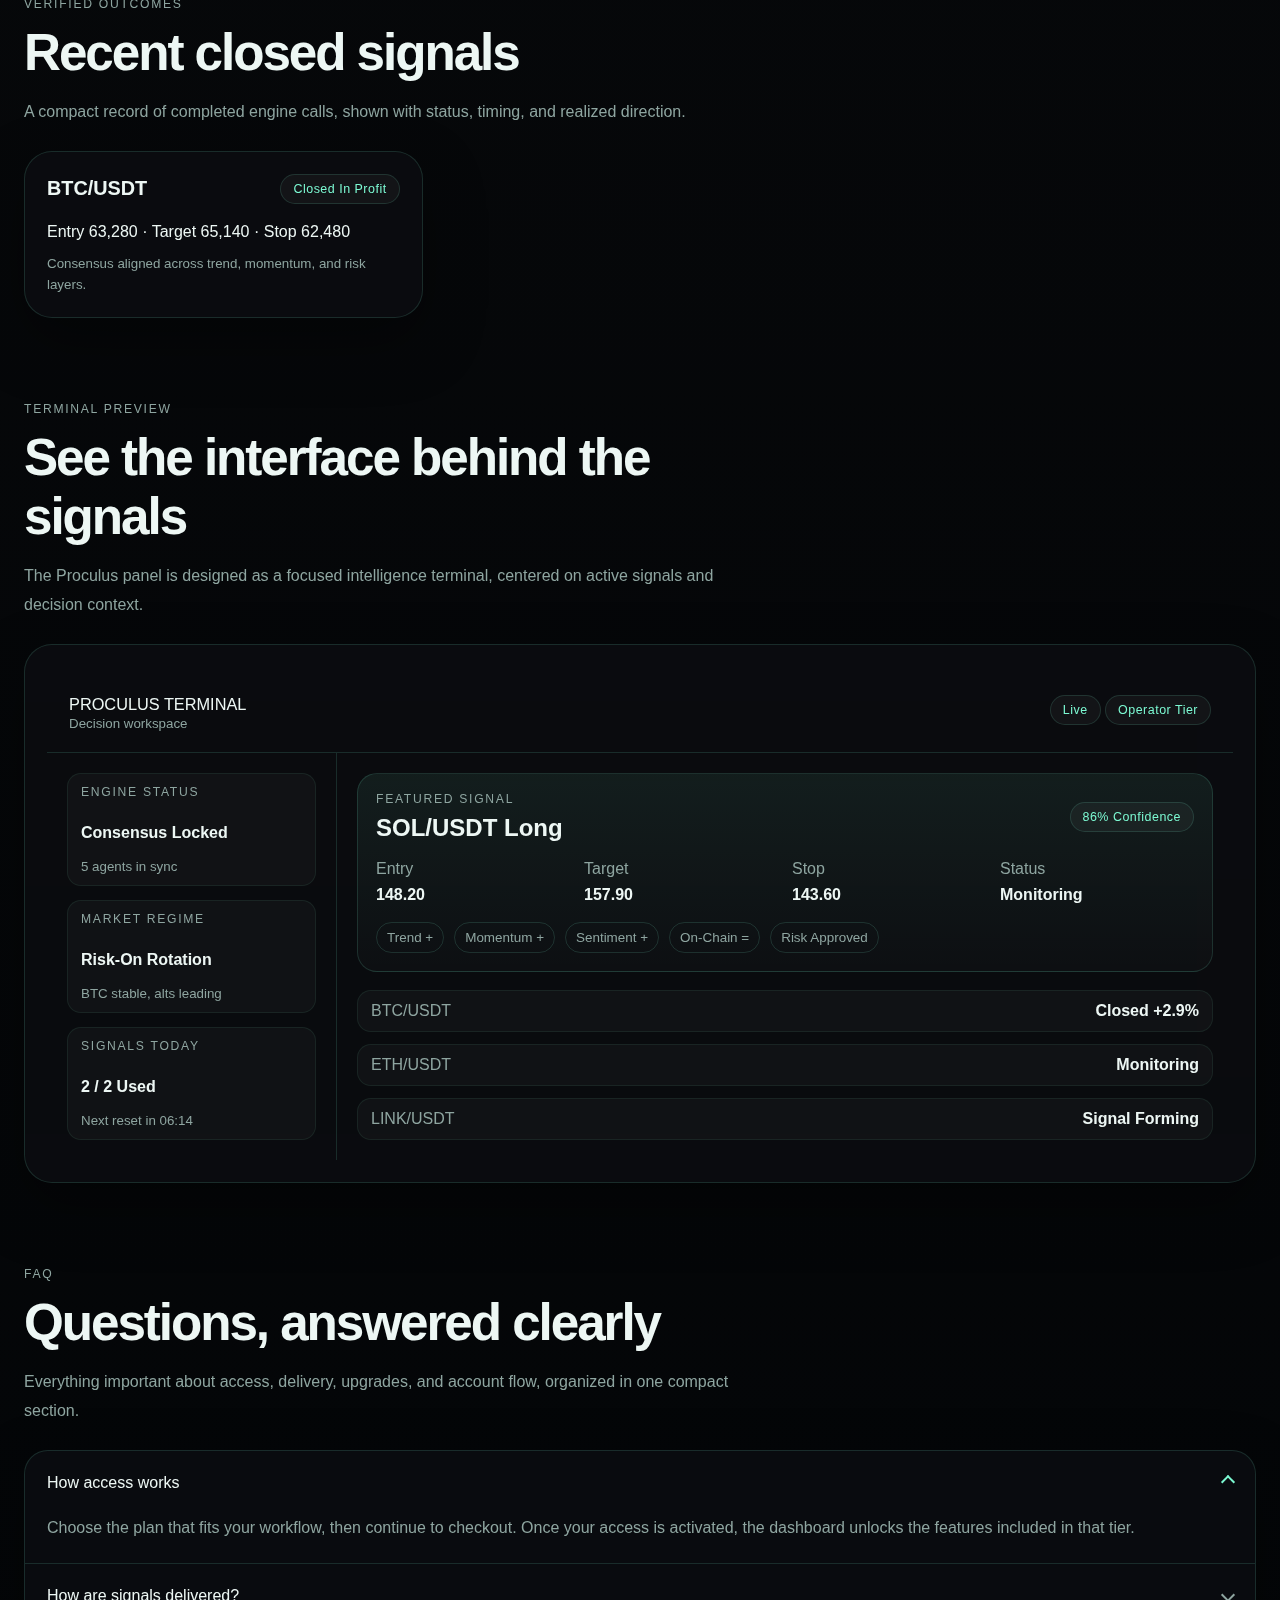
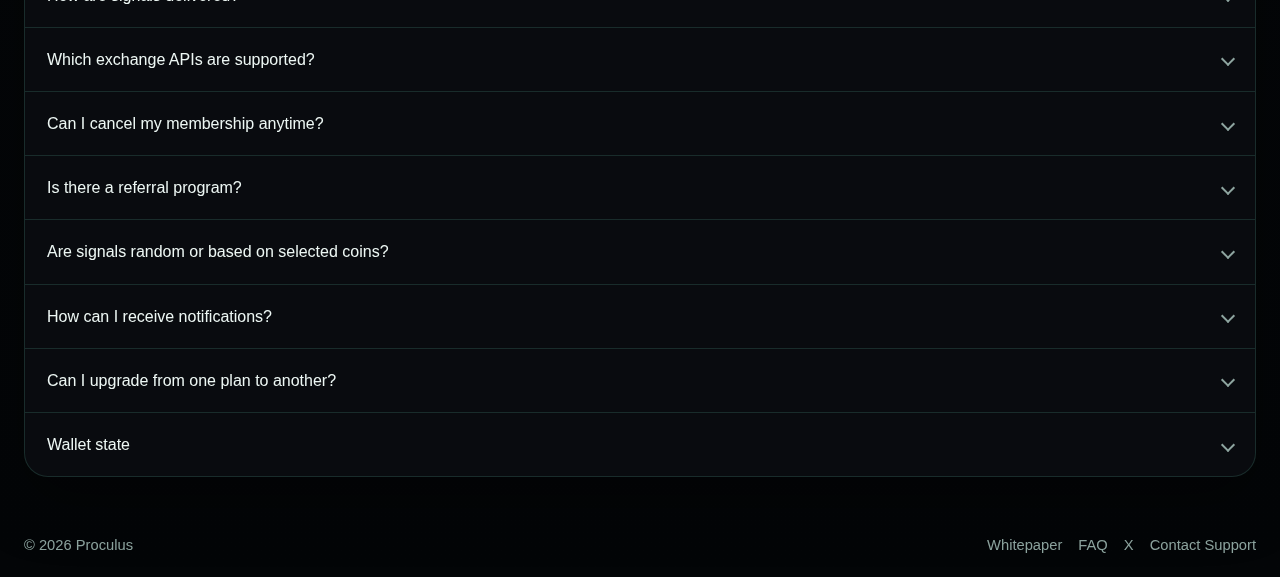
<file: logout.html>
<!DOCTYPE html>
<html lang="en">
<head>
  <meta charset="UTF-8" />
  <meta name="viewport" content="width=device-width, initial-scale=1.0" />
  <title>Proculus Logout</title>
</head>
<body>
  <script>
  [
    "walletAddress",
    "selectedPlan",
      "ownerAccess",
      "proculusEmailUser",
      "proculusAccessLevel",
      "proculusAuthType",
      "proculusPaymentStatus",
    "walletProvider"
  ].forEach((key) => localStorage.removeItem(key));

  sessionStorage.setItem("proculusSkipAutoRedirect", "1");
  sessionStorage.setItem("proculusSkipAutoRedirect2", "1");
  window.location.replace("/intro.html");
  </script>
</body>
</html>
</file>
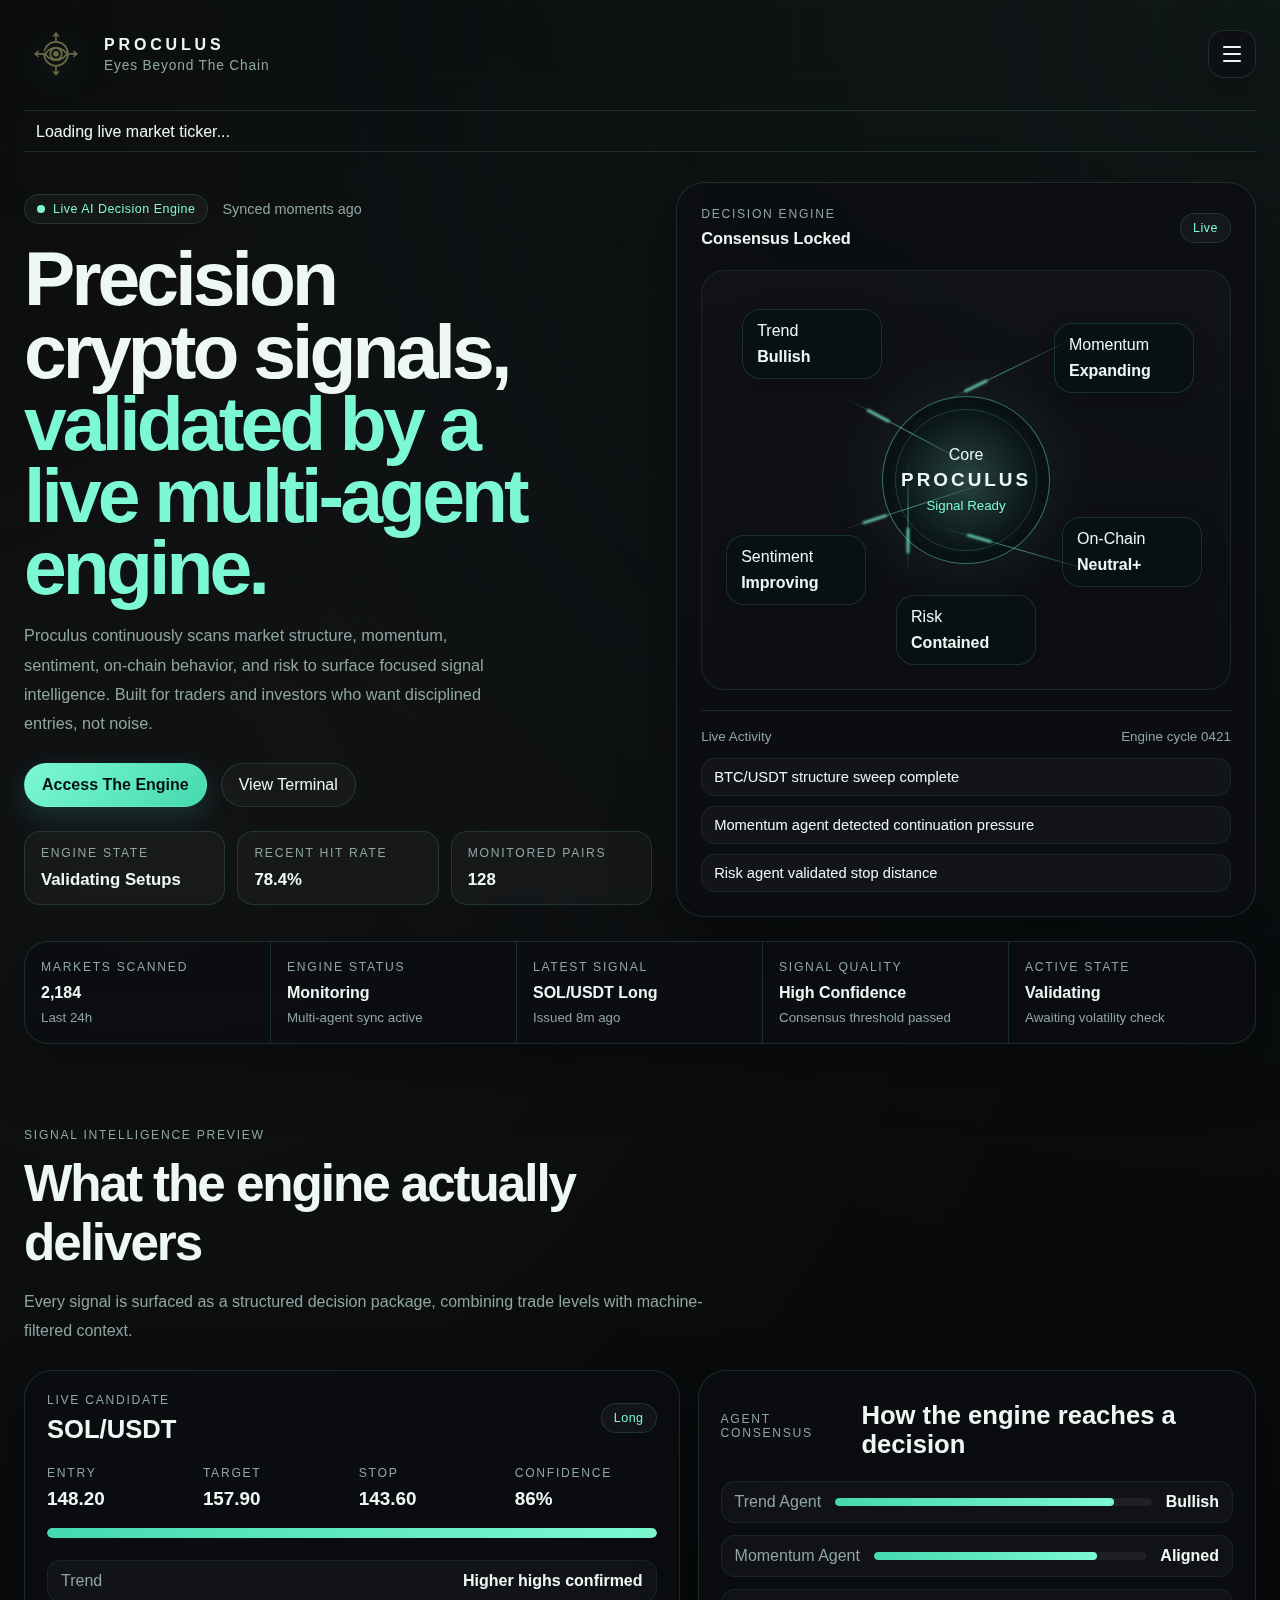
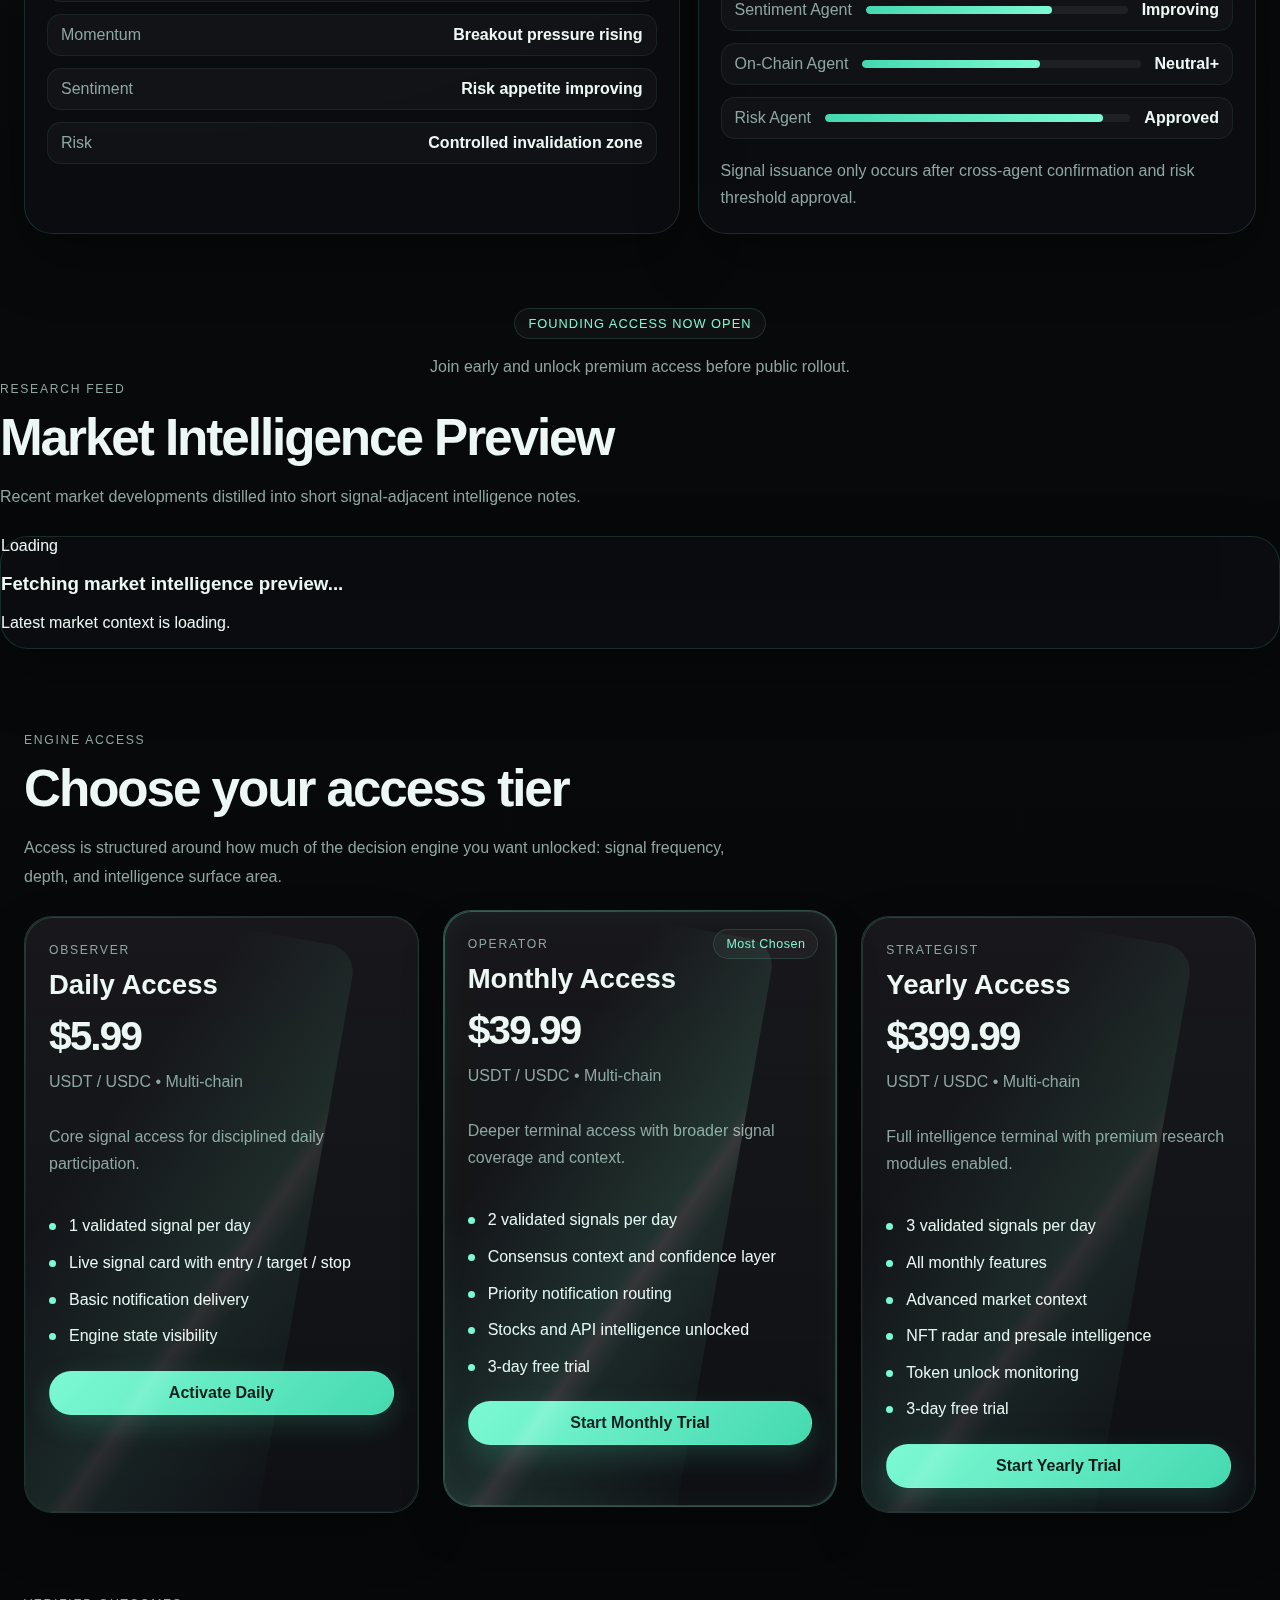
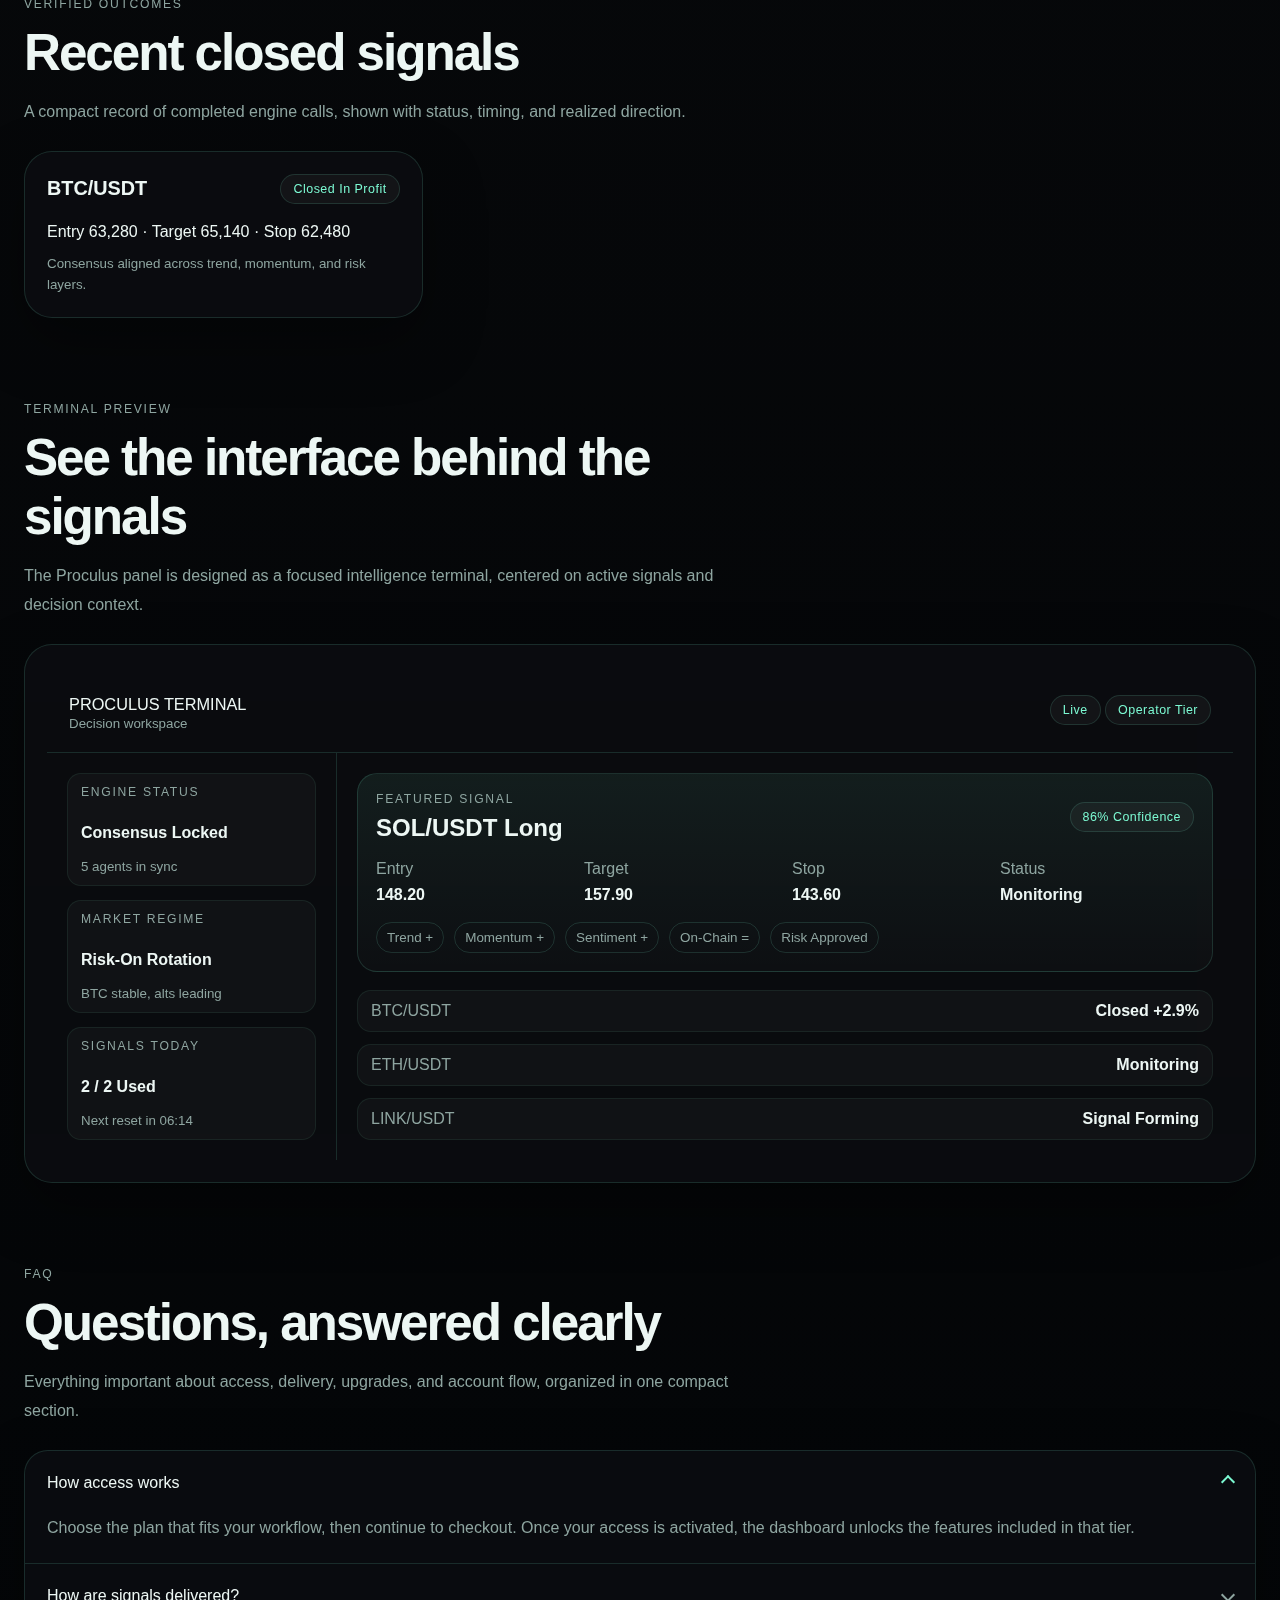
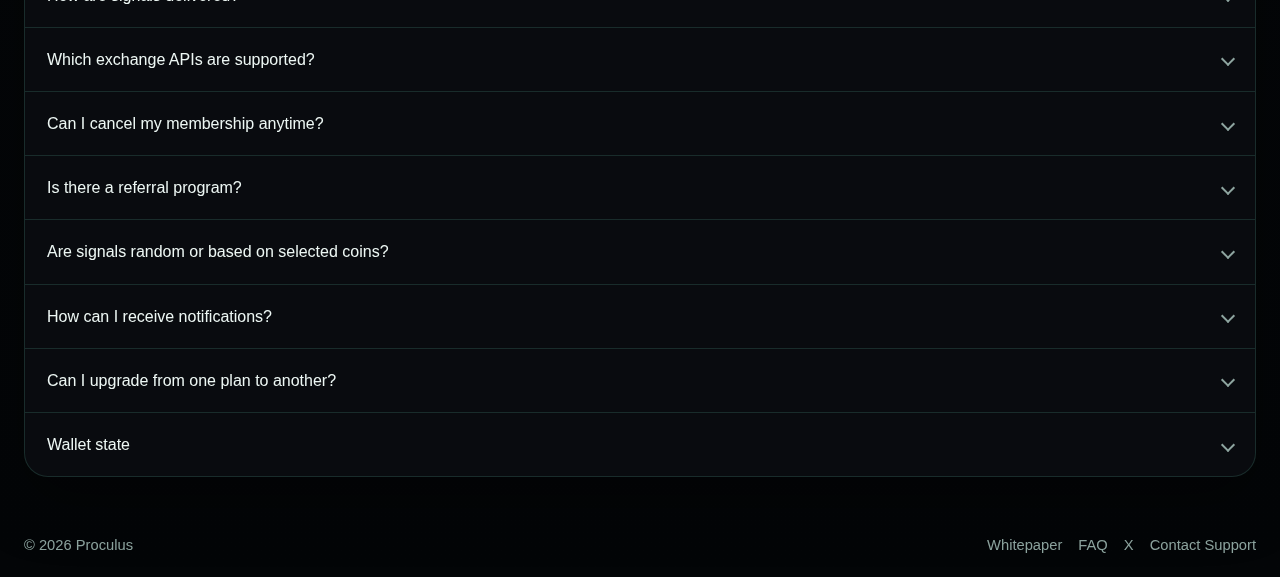
<file: panel.html>
<!DOCTYPE html>
<html lang="en">
<head>
  <meta charset="UTF-8" />
  <meta name="viewport" content="width=device-width, initial-scale=1.0"/>
  <title>Proculus Terminal</title>
  <meta name="theme-color" content="#030507" />
  <meta name="mobile-web-app-capable" content="yes" />
  <meta name="apple-mobile-web-app-capable" content="yes" />
  <meta name="apple-mobile-web-app-status-bar-style" content="black-translucent" />
  <meta name="apple-mobile-web-app-title" content="Proculus" />
  <link rel="manifest" href="/manifest.json" />
  <link rel="icon" href="/proculus-logo.png" type="image/png" sizes="1024x1024" />
  <link rel="apple-touch-icon" href="/proculus-logo.png" />
  <link rel="stylesheet" href="/panel.css" />
</head>
<body>
  <div class="terminal-shell">
    <header class="terminal-header">
      <a href="/intro.html?fromPanel=1" style="text-decoration:none;color:inherit;">
        <div class="brand-cluster">
          <img src="proculus-logo.png" alt="Proculus Logo" class="terminal-logo" />
          <div class="brand-text">
            <div class="terminal-title">PROCULUS</div>
            <div class="terminal-subtitle">AI Decision Terminal</div>
          </div>
        </div>
      </a>

      <div class="header-controls">
        <button id="theme-toggle" class="terminal-btn ghost-btn">Theme</button>
        <span class="wallet-badge" id="wallet-address"></span>
        <button id="logout-btn" class="terminal-btn accent-btn">Logout</button>
      </div>
    </header>

    <main class="terminal-main">
      <section class="ticker-strip panel-card">
        <div class="ticker-title-wrap">
          <span class="card-label">Live Market Tape</span>
          <strong class="ticker-title">Tracked Macro Pairs</strong>
        </div>
        <div class="ticker-viewport" id="crypto-ticker-viewport">
          <div id="crypto-ticker" class="ticker-track">Loading live market ticker...</div>
        </div>
      </section>

      <section class="hero-band">
        <div class="hero-status-card panel-card">
          <span class="card-label">Engine Status</span>
          <h1>Consensus Engine Online</h1>
          <p>Multi-agent decision flow is active across market structure, momentum, sentiment, on-chain behavior, and risk.</p>
          <div class="hero-status-grid">
            <div>
              <span>State</span>
              <strong>Monitoring</strong>
            </div>
            <div>
              <span>Signals Today</span>
              <strong>Live</strong>
            </div>
            <div>
              <span>Owner Mode</span>
              <strong>Auto-detected</strong>
            </div>
          </div>
        </div>

        <div class="hero-market-card panel-card">
          <span class="card-label">Market Overview</span>
          <div class="market-strip">
            <div class="market-pill">
              <span>BTC</span>
              <strong id="btc-price">...</strong>
            </div>
            <div class="market-pill">
              <span>ETH</span>
              <strong id="eth-price">...</strong>
            </div>
          </div>
        </div>
      </section>

      <section class="section-block" id="signals-section">
        <div class="section-head">
          <div>
            <span class="section-kicker">Primary Workspace</span>
            <h2>Live Signals</h2>
          </div>
        </div>
        <div class="signals-filters panel-card" id="signals-filters">
          <label class="signals-filter-field signals-search-field">
            <span>Search</span>
            <input id="signals-search" type="search" placeholder="Search by asset" />
          </label>
          <label class="signals-filter-field">
            <span>Signal</span>
            <select id="signals-signal-filter">
              <option value="all">All</option>
              <option value="LONG">LONG</option>
              <option value="SHORT">SHORT</option>
              <option value="WAIT">WAIT</option>
            </select>
          </label>
          <label class="signals-filter-field">
            <span>Strength</span>
            <select id="signals-strength-filter">
              <option value="all">All</option>
              <option value="Strong">Strong</option>
              <option value="Medium">Medium</option>
              <option value="Weak">Weak</option>
            </select>
          </label>
        </div>
        <div class="top-signal-card panel-card" id="top-signal-container">
          <span class="card-label">Top Signal</span>
          <h3>Loading top signal...</h3>
          <p>Highest-confidence live signal is loading.</p>
        </div>
        <div class="signals-wrapper" id="signals-container"></div>
        <div class="section-inline-actions" id="signals-inline-actions" style="display:none;">
          <button type="button" class="terminal-btn muted-btn" id="signals-view-more">View More</button>
        </div>
      </section>

      <div id="hunter-container" class="panel-box">
        <h2>🔥 Hunter Opportunities</h2>
        <div id="hunter-list"></div>
      </div>

      <div id="explosion-container" class="panel-box">
        <h2>💣 Explosion Watch</h2>
        <div id="explosion-list"></div>
      </div>

      <section class="section-block" id="market-intelligence-section">
        <div class="section-head">
          <div>
            <span class="section-kicker">Research Feed</span>
            <h2>Market Intelligence</h2>
          </div>
        </div>
        <div class="market-intelligence-filters panel-card">
          <label class="market-intelligence-filter-field market-intelligence-search-field">
            <span>Search</span>
            <input id="market-intelligence-search" type="search" placeholder="Search title, source, category, or analysis" />
          </label>
          <label class="market-intelligence-filter-field">
            <span>Category</span>
            <select id="market-intelligence-category-filter">
              <option value="all">All</option>
              <option value="Security">Security</option>
              <option value="Regulation">Regulation</option>
              <option value="Macro">Macro</option>
              <option value="ETF">ETF</option>
              <option value="Mining">Mining</option>
              <option value="On-Chain">On-Chain</option>
              <option value="Market Structure">Market Structure</option>
              <option value="General">General</option>
            </select>
          </label>
          <label class="market-intelligence-filter-field">
            <span>Risk</span>
            <select id="market-intelligence-risk-filter">
              <option value="all">All</option>
              <option value="Low">Low</option>
              <option value="Medium">Medium</option>
              <option value="High">High</option>
            </select>
          </label>
        </div>
        <div class="market-intelligence-grid" id="market-intelligence-container">
          <article class="market-intelligence-card panel-card">
            <span class="card-label">Loading</span>
            <h3>Fetching market intelligence...</h3>
            <p>Latest crypto news analysis is loading.</p>
          </article>
        </div>
        <div class="section-inline-actions">
          <button type="button" class="terminal-btn ghost-btn" id="market-intelligence-view-more" style="display:none;">View More</button>
        </div>
      </section>

      <section class="section-block" id="notifications-section">
        <div class="section-head">
          <div>
            <span class="section-kicker">Delivery</span>
            <h2>Notification Options</h2>
          </div>
        </div>
        <div class="settings-card panel-card">
          <div class="notification-options">
            <label><input type="checkbox" /> Email</label>
            <label><input type="checkbox" /> SMS</label>
            <label><input type="checkbox" /> Telegram</label>
            <label><input type="checkbox" /> Discord</label>
          </div>
        </div>
        <div class="telegram-alerts-card panel-card" id="telegram-alerts-card" style="display:none;">
          <div class="telegram-alerts-head">
            <div>
              <span class="card-label">Telegram Alerts</span>
              <h3>Connect your Telegram</h3>
            </div>
            <span class="telegram-link-status-pill" id="telegram-link-status-pill">Checking</span>
          </div>
          <p id="telegram-alerts-summary">Checking Telegram alert availability...</p>
          <div class="telegram-alerts-meta" id="telegram-alerts-meta"></div>
          <div class="telegram-alerts-action" id="telegram-alerts-action"></div>
          <div class="telegram-link-result" id="telegram-link-result" style="display:none;"></div>
        </div>
      </section>

      <section class="section-block" id="api-section">
        <div class="section-head">
          <div>
            <span class="section-kicker">Integrations</span>
            <h2>API Access</h2>
          </div>
        </div>
        <div class="features-grid">
          <div class="feature-box"><h4>Binance</h4><p>Secure API Connection</p></div>
          <div class="feature-box"><h4>Coinbase</h4><p>Secure API Connection</p></div>
          <div class="feature-box"><h4>Gate.io</h4><p>Secure API Connection</p></div>
          <div class="feature-box"><h4>MEXC</h4><p>Secure API Connection</p></div>
          <div class="feature-box"><h4>OKX</h4><p>Secure API Connection</p></div>
          <div class="feature-box"><h4>KuCoin</h4><p>Secure API Connection</p></div>
          <div class="feature-box"><h4>Bybit</h4><p>Secure API Connection</p></div>
          <div class="feature-box"><h4>HTX</h4><p>Secure API Connection</p></div>
        </div>
      </section>

      <section class="section-block" id="stocks-section">
        <div class="section-head">
          <div>
            <span class="section-kicker">Extended Coverage</span>
            <h2>Stocks Overview</h2>
          </div>
        </div>
        <div class="features-grid">
          <div class="feature-box"><h4>NASDAQ</h4><p>Tech Index</p></div>
          <div class="feature-box"><h4>S&amp;P 500</h4><p>US Large Cap Index</p></div>
          <div class="feature-box"><h4>Gold</h4><p>Live Market Price</p></div>
        </div>
      </section>

      <section class="section-block" id="nft-section">
        <div class="section-head">
          <div>
            <span class="section-kicker">Specialized Radar</span>
            <h2>NFT Radar</h2>
          </div>
        </div>
        <div class="features-grid">
          <div class="feature-box"><h4>Magic Eden</h4><p>Solana NFT Stats</p></div>
          <div class="feature-box"><h4>OpenSea</h4><p>Ethereum NFT Stats</p></div>
        </div>
      </section>

      <section class="section-block" id="presale-section">
        <div class="section-head">
          <div>
            <span class="section-kicker">Launch Intelligence</span>
            <h2>Presale &amp; Launches</h2>
          </div>
        </div>
        <div class="features-grid">
          <div class="feature-box"><h4>Upcoming Presales</h4><p>Hype Radar Projects</p></div>
        </div>
      </section>

      <section class="section-block" id="unlock-section">
        <div class="section-head">
          <div>
            <span class="section-kicker">Supply Events</span>
            <h2>Token Unlock Calendar</h2>
          </div>
        </div>
        <div class="unlock-calendar-list" id="unlock-calendar-container">
          <article class="unlock-calendar-card feature-box">
            <span class="card-label">Loading</span>
            <h4>Fetching unlock calendar...</h4>
            <p>Upcoming token unlocks are loading.</p>
          </article>
        </div>
        <div class="section-inline-actions">
          <button type="button" class="terminal-btn ghost-btn" id="unlock-calendar-view-more" style="display:none;">View More</button>
        </div>
      </section>

      <section class="section-block" id="admin-section" style="display:none;">
        <div class="section-head admin-head">
          <div>
            <span class="section-kicker">Owner Controls</span>
            <h2>Admin Console</h2>
          </div>
          <div class="admin-head-copy">Owner-only analytics, access control, feed monitoring, and rapid user triage.</div>
        </div>

        <div class="admin-stats-grid admin-stats-grid-expanded">
          <article class="feature-box admin-stat-card">
            <span class="admin-stat-label">Users</span>
            <div class="admin-stat-main">
              <strong id="admin-stat-users">0</strong>
              <span id="admin-stat-users-change" class="admin-stat-change neutral">0.0%</span>
            </div>
            <svg id="admin-spark-users" class="admin-sparkline" viewBox="0 0 120 32" preserveAspectRatio="none"></svg>
            <small id="admin-stat-free">0 free access</small>
          </article>
          <article class="feature-box admin-stat-card">
            <span class="admin-stat-label">Subscriptions</span>
            <div class="admin-stat-main">
              <strong id="admin-stat-subscriptions">0</strong>
              <span id="admin-stat-subscriptions-change" class="admin-stat-change neutral">0.0%</span>
            </div>
            <svg id="admin-spark-subscriptions" class="admin-sparkline" viewBox="0 0 120 32" preserveAspectRatio="none"></svg>
            <small id="admin-stat-active">0 active</small>
          </article>
          <article class="feature-box admin-stat-card">
            <span class="admin-stat-label">Premium Mix</span>
            <div class="admin-stat-main">
              <strong id="admin-stat-yearly">0</strong>
              <span id="admin-stat-yearly-change" class="admin-stat-change neutral">0.0%</span>
            </div>
            <svg id="admin-spark-yearly" class="admin-sparkline" viewBox="0 0 120 32" preserveAspectRatio="none"></svg>
            <small id="admin-stat-monthly">0 monthly / 0 daily</small>
          </article>
          <article class="feature-box admin-stat-card">
            <span class="admin-stat-label">Event Feed</span>
            <div class="admin-stat-main">
              <strong id="admin-stat-events">0</strong>
              <span id="admin-stat-events-change" class="admin-stat-change neutral">0.0%</span>
            </div>
            <svg id="admin-spark-events" class="admin-sparkline" viewBox="0 0 120 32" preserveAspectRatio="none"></svg>
            <small id="admin-stat-last-event">No recent events</small>
          </article>
          <article class="feature-box admin-stat-card">
            <span class="admin-stat-label">Visible Users</span>
            <div class="admin-stat-main">
              <strong id="admin-stat-visible-users">0</strong>
              <span id="admin-stat-visible-users-change" class="admin-stat-change neutral">0.0%</span>
            </div>
            <svg id="admin-spark-visible-users" class="admin-sparkline" viewBox="0 0 120 32" preserveAspectRatio="none"></svg>
            <small id="admin-stat-user-pages">0 pages</small>
          </article>
          <article class="feature-box admin-stat-card">
            <span class="admin-stat-label">Refresh State</span>
            <div class="admin-stat-main">
              <strong id="admin-stat-refresh">Idle</strong>
              <span id="admin-stat-refresh-change" class="admin-stat-change neutral">LIVE</span>
            </div>
            <svg id="admin-spark-refresh" class="admin-sparkline" viewBox="0 0 120 32" preserveAspectRatio="none"></svg>
            <small id="admin-stat-refresh-note">Manual and timed refresh active</small>
          </article>
        </div>

        <div class="admin-management-grid">
          <article class="feature-box admin-card admin-table-card">
            <div class="admin-card-head">
              <div>
                <h4>Users</h4>
                <p>Search wallets, apply quick access filters, and page through records.</p>
              </div>
              <div class="admin-filter-row">
                <input id="admin-user-search" type="search" placeholder="Search wallet, source, plan" />
                <select id="admin-user-plan-filter">
                  <option value="all">All plans</option>
                  <option value="daily">Daily</option>
                  <option value="monthly">Monthly</option>
                  <option value="yearly">Yearly</option>
                  <option value="none">No plan</option>
                </select>
                <select id="admin-user-access-filter">
                  <option value="all">All access</option>
                  <option value="free">Free access</option>
                  <option value="paid">Paid/subscriber</option>
                </select>
              </div>
            </div>

            <div class="admin-quick-filters" id="admin-user-quick-filters">
              <button class="admin-quick-filter active" type="button" data-plan="all" data-access="all">All</button>
              <button class="admin-quick-filter" type="button" data-access="free">Free Access</button>
              <button class="admin-quick-filter" type="button" data-access="paid">Subscribers</button>
              <button class="admin-quick-filter" type="button" data-plan="yearly">Yearly</button>
              <button class="admin-quick-filter" type="button" data-plan="monthly">Monthly</button>
              <button class="admin-quick-filter" type="button" data-plan="daily">Daily</button>
            </div>

            <div id="admin-users-list" class="admin-table-shell">Loading...</div>

            <div class="admin-pagination">
              <button id="admin-users-prev" class="terminal-btn ghost-btn" type="button">Previous</button>
              <span id="admin-users-page-info" class="admin-pagination-info">Page 1 of 1</span>
              <button id="admin-users-next" class="terminal-btn ghost-btn" type="button">Next</button>
            </div>
          </article>

          <article class="feature-box admin-card admin-table-card">
            <div class="admin-card-head">
              <div>
                <h4>Subscriptions</h4>
                <p>Search payment and subscription records.</p>
              </div>
              <div class="admin-filter-row">
                <input id="admin-subscription-search" type="search" placeholder="Search wallet, source, status" />
                <select id="admin-subscription-plan-filter">
                  <option value="all">All plans</option>
                  <option value="daily">Daily</option>
                  <option value="monthly">Monthly</option>
                  <option value="yearly">Yearly</option>
                </select>
                <select id="admin-subscription-status-filter">
                  <option value="all">All status</option>
                  <option value="active">Active</option>
                  <option value="inactive">Inactive</option>
                  <option value="canceled">Canceled</option>
                </select>
              </div>
            </div>
            <div id="admin-subscriptions-list" class="admin-table-shell">Loading...</div>
          </article>

          <article class="feature-box admin-card admin-table-card">
            <div class="admin-card-head">
              <div>
                <h4>Pending Crypto Payments</h4>
                <p>Owner review queue for submitted crypto transfer confirmations.</p>
              </div>
              <div class="admin-filter-row">
                <input id="admin-pending-search" type="search" placeholder="Search email, network, address" />
                <select id="admin-pending-status-filter">
                  <option value="all">All status</option>
                  <option value="pending">Pending</option>
                  <option value="approved">Approved</option>
                  <option value="rejected">Rejected</option>
                </select>
              </div>
            </div>
            <div id="admin-pending-payments-list" class="admin-table-shell">Loading...</div>
          </article>
        </div>

        <div class="admin-actions-grid">
          <article class="feature-box admin-card">
            <h4>Grant Free Access</h4>
            <p class="admin-card-copy">Create or upgrade a wallet to free yearly access.</p>
            <form id="grant-access-form">
              <input id="grant-wallet" type="text" placeholder="Wallet address" />
              <input id="grant-reason" type="text" placeholder="Reason" />
              <button type="submit" class="terminal-btn accent-btn">Grant</button>
            </form>
            <div id="grant-access-result" class="admin-result"></div>
          </article>

          <article class="feature-box admin-card">
            <h4>Override Plan</h4>
            <p class="admin-card-copy">Force a plan change without touching normal user flow.</p>
            <form id="override-plan-form">
              <input id="override-wallet" type="text" placeholder="Wallet address" />
              <select id="override-plan">
                <option value="daily">Daily</option>
                <option value="monthly">Monthly</option>
                <option value="yearly">Yearly</option>
              </select>
              <input id="override-reason" type="text" placeholder="Reason" />
              <button type="submit" class="terminal-btn accent-btn">Override</button>
            </form>
            <div id="override-plan-result" class="admin-result"></div>
          </article>
        </div>

        <article class="feature-box admin-card admin-events-card">
          <div class="admin-card-head admin-live-head">
            <div>
              <h4>System Events</h4>
              <p>Live-style owner feed for auth, grants, overrides, and backend activity.</p>
            </div>
            <div class="admin-filter-row admin-filter-row-compact">
              <span class="admin-live-pill"><span class="admin-live-dot"></span>LIVE</span>
              <input id="admin-event-search" type="search" placeholder="Search event, wallet, detail" />
            </div>
          </div>
          <div id="admin-events-list" class="admin-events-shell">Loading...</div>
        </article>
      </section>
    </main>

    <footer class="terminal-footer">
      <span>&copy; 2026 Proculus. All rights reserved.</span>
      <span class="terminal-footer-links">
        <a href="https://x.com/ProculusAI" target="_blank" rel="noreferrer">X</a>
        <a href="mailto:proculus.signals@gmail.com">Contact Support</a>
      </span>
    </footer>
  </div>

  <div class="admin-xpost-modal" id="admin-xpost-modal" style="display:none;">
    <div class="admin-xpost-dialog panel-card">
      <div class="admin-xpost-head">
        <div>
          <span class="section-kicker">Owner Tool</span>
          <h3>Generate X Post</h3>
        </div>
        <button type="button" class="terminal-btn ghost-btn" id="admin-xpost-close">Close</button>
      </div>
      <div class="admin-xpost-preview" id="admin-xpost-preview">No post generated yet.</div>
      <div class="admin-xpost-actions">
        <button type="button" class="terminal-btn accent-btn" id="admin-xpost-copy">Copy Post</button>
      </div>
    </div>
  </div>

  <div id="upgrade-modal" class="modal" aria-hidden="true">
    <div class="modal-card glass-card upgrade-modal-card" role="dialog" aria-modal="true" aria-labelledby="upgrade-modal-title">
      <button id="upgrade-modal-close" class="modal-close" type="button" aria-label="Close modal">×</button>
      <span class="section-kicker">Upgrade Access</span>
      <h3 id="upgrade-modal-title">Choose your plan</h3>
      <p>Unlock premium Proculus modules with any paid plan.</p>

      <div class="upgrade-plan-grid" id="upgrade-plan-grid">
        <article class="upgrade-plan-card" data-plan="daily" tabindex="0" role="button" aria-pressed="false">
          <span class="tier-label">Observer</span>
          <h4>Daily</h4>
          <strong>$5.99</strong>
          <p>USDT / USDC • Multi-chain</p>
          <p>Card payment available</p>
        </article>

        <article class="upgrade-plan-card featured is-selected" data-plan="monthly" tabindex="0" role="button" aria-pressed="true">
          <span class="tier-label">Operator</span>
          <h4>Monthly</h4>
          <strong>$39.99</strong>
          <p>USDT / USDC • Multi-chain</p>
          <p>Card payment available</p>
        </article>

        <article class="upgrade-plan-card" data-plan="yearly" tabindex="0" role="button" aria-pressed="false">
          <span class="tier-label">Strategist</span>
          <h4>Yearly</h4>
          <strong>$399.99</strong>
          <p>USDT / USDC • Multi-chain</p>
          <p>Card payment available</p>
        </article>
      </div>

      <div class="modal-actions">
        <a id="upgrade-modal-checkout" href="/checkout.html" class="terminal-btn accent-btn">Go To Checkout</a>
        <button id="upgrade-modal-cancel" class="terminal-btn ghost-btn" type="button">Close</button>
      </div>
    </div>
  </div>

  <script src="panel.js"></script>

  <script>
    if ('serviceWorker' in navigator) {
      window.addEventListener('load', () => {
        navigator.serviceWorker.register('/sw.js').catch((error) => {
          console.error('Service worker registration failed:', error);
        });
      });
    }
  </script>
</body>
</html>
</file>
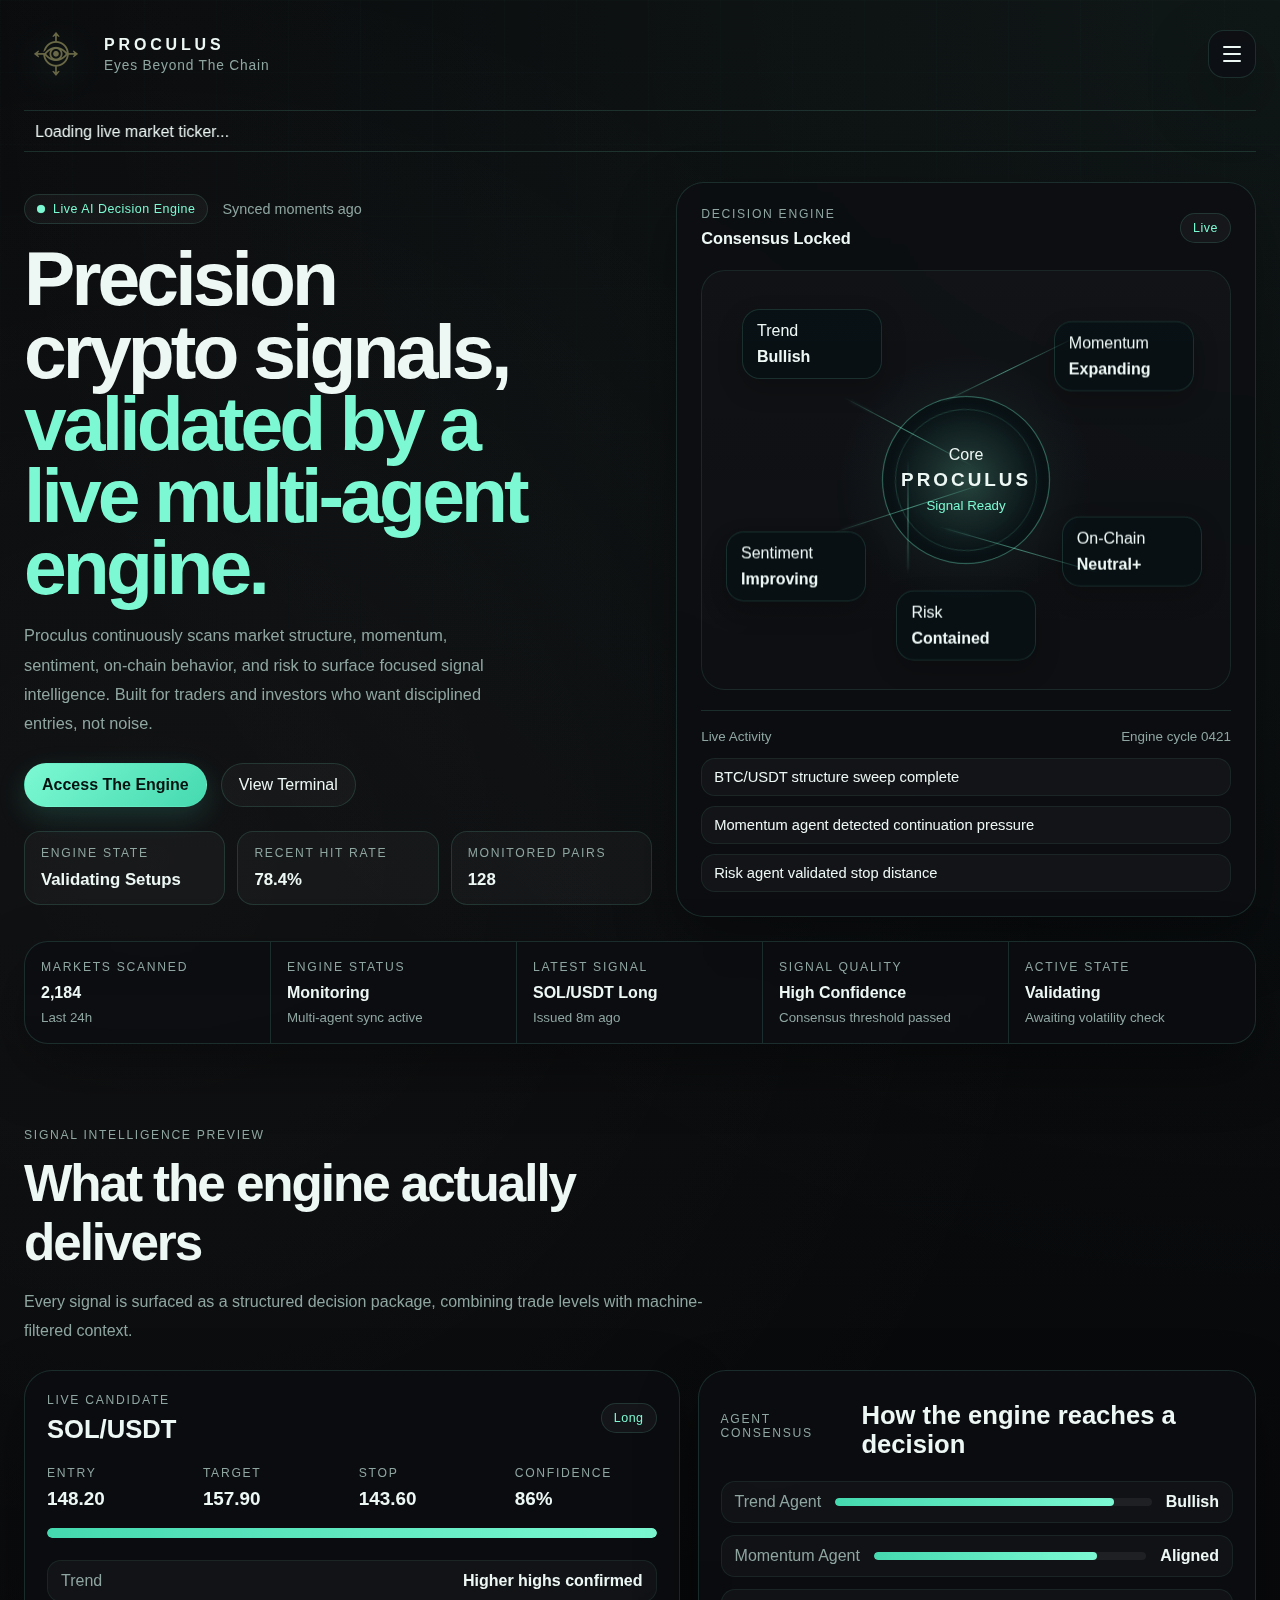
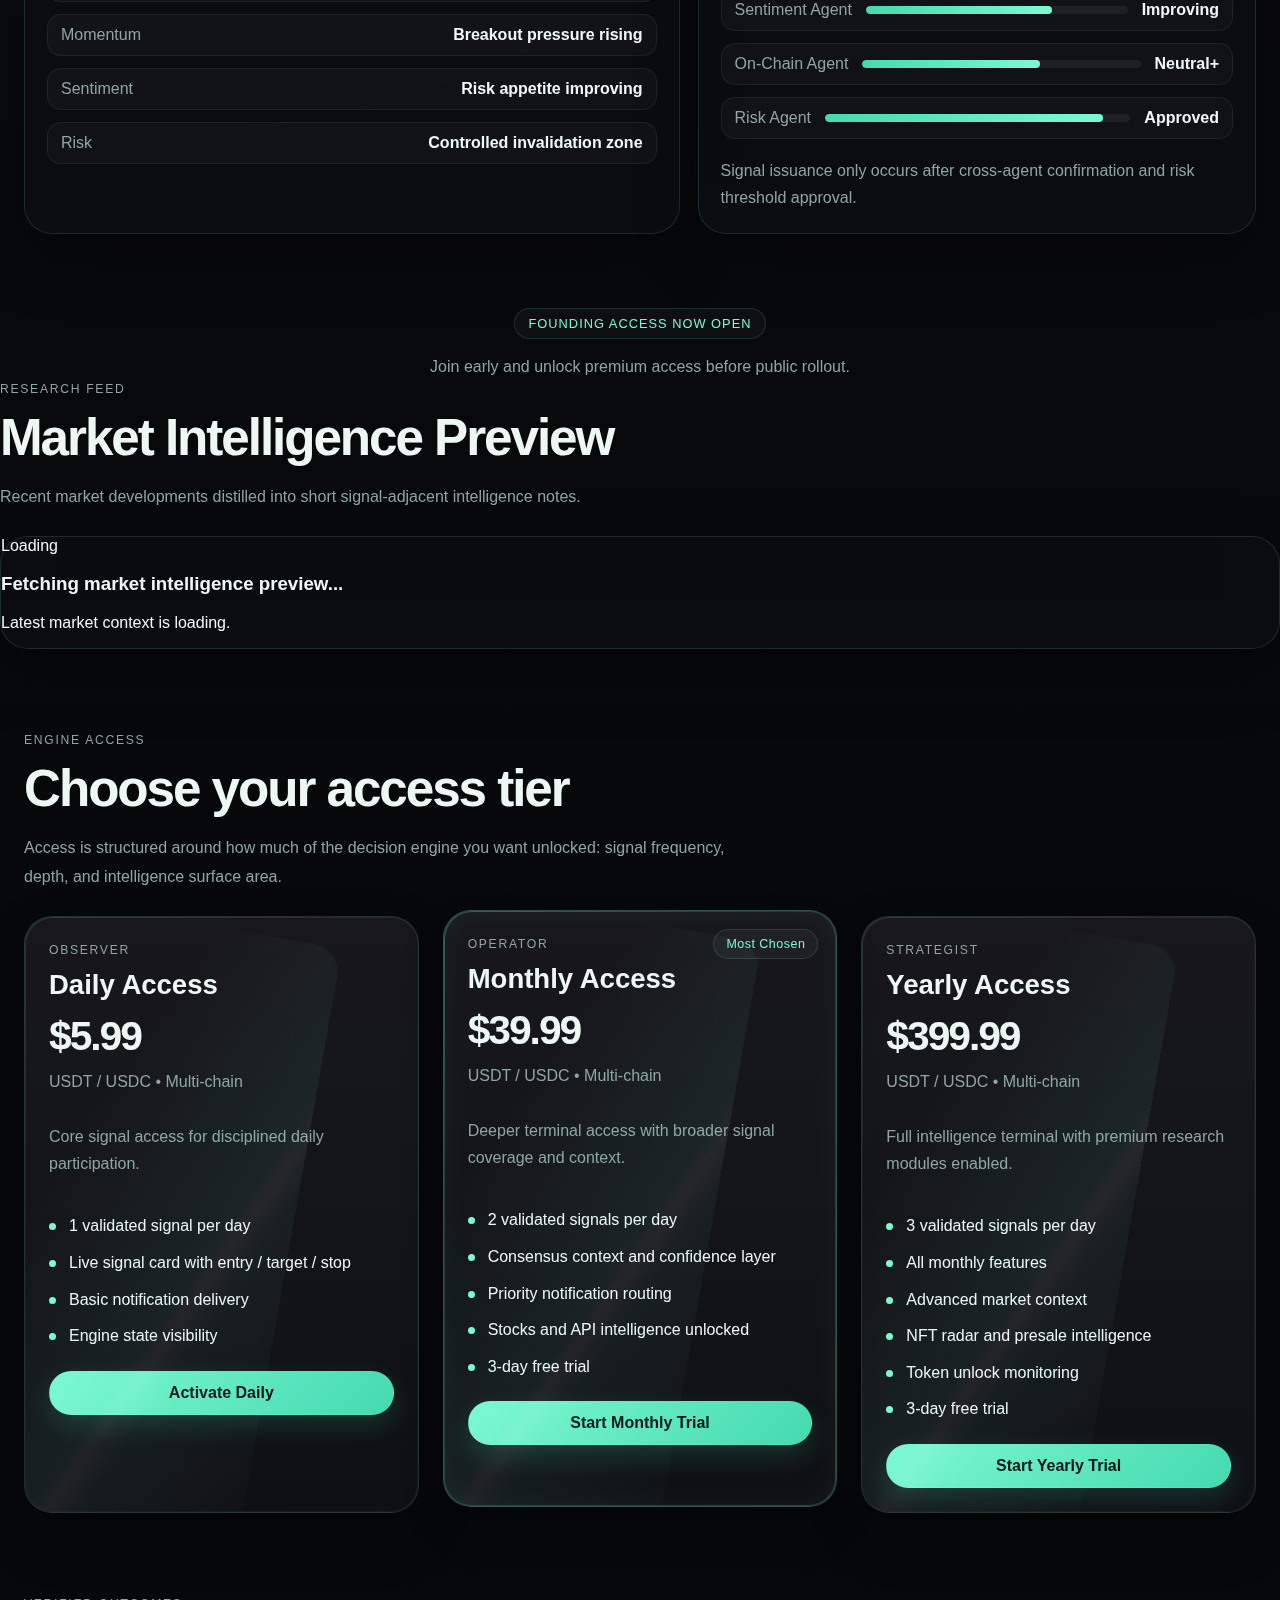
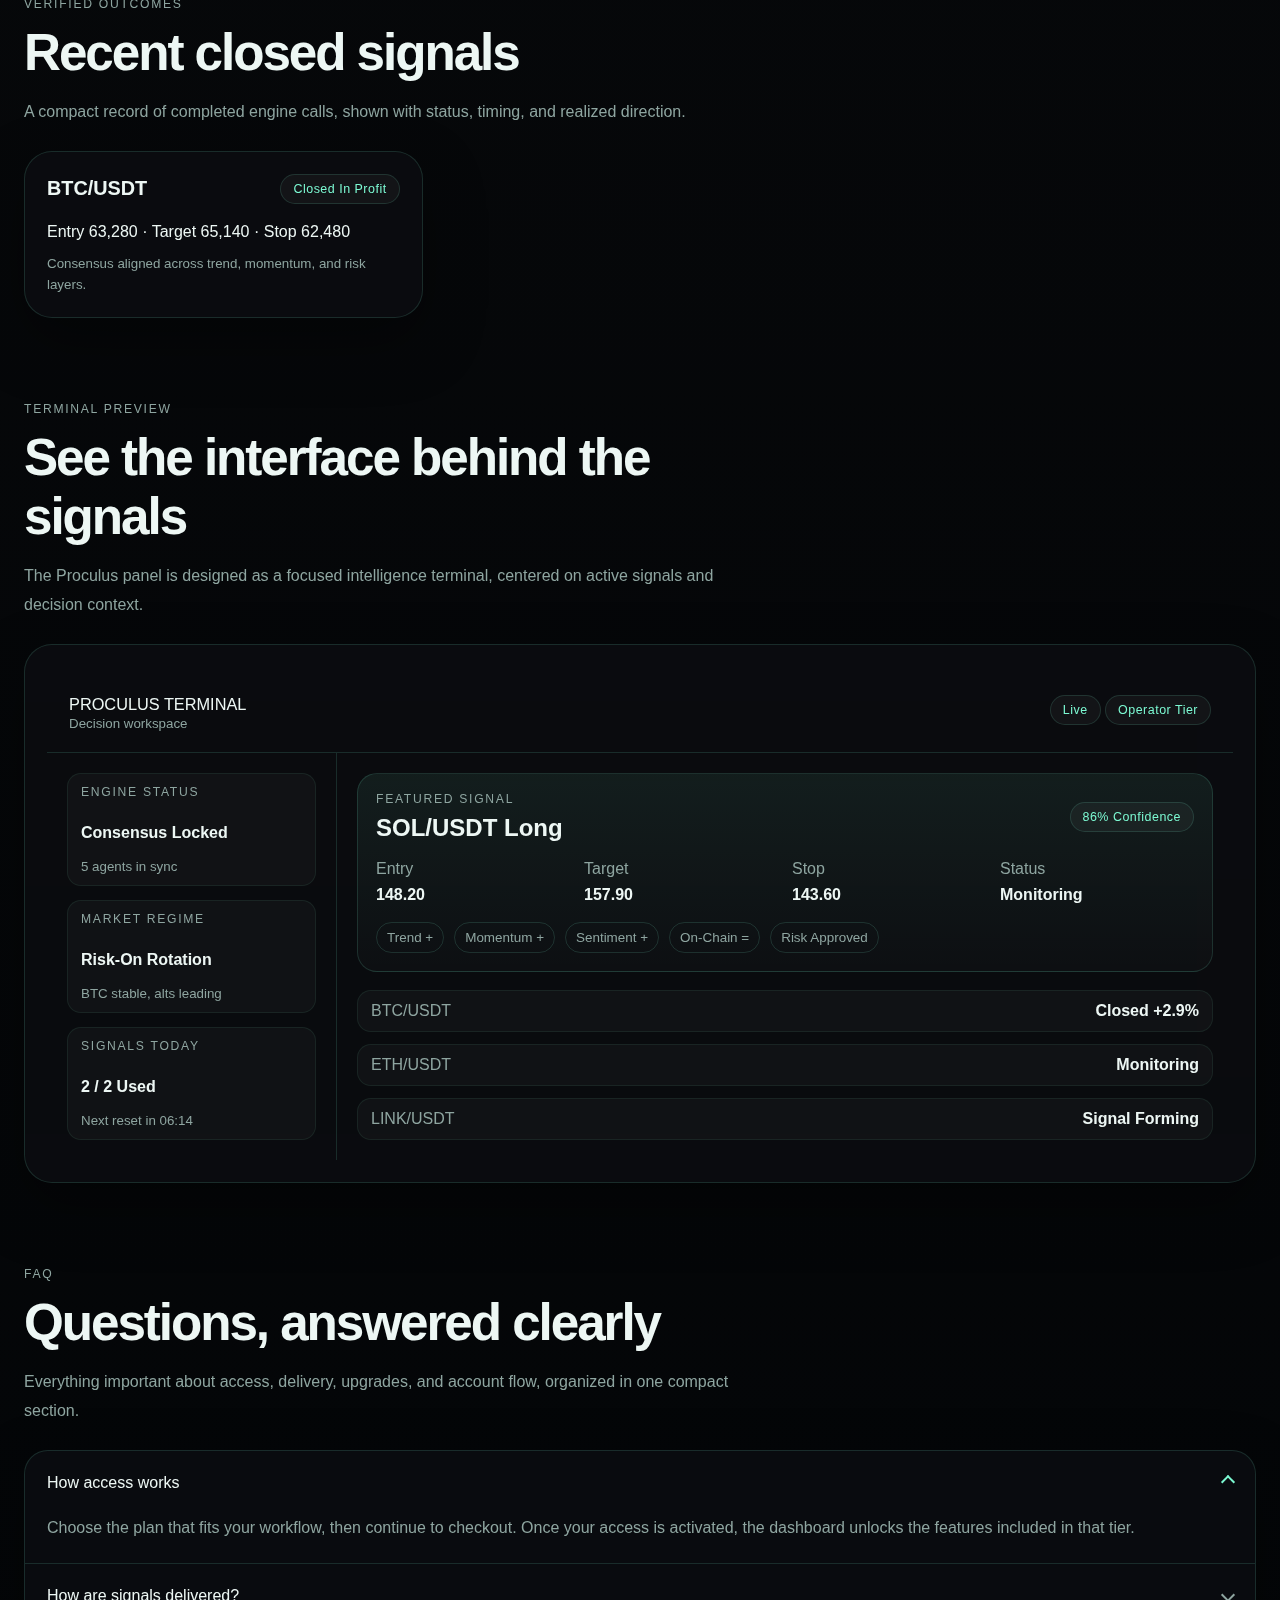
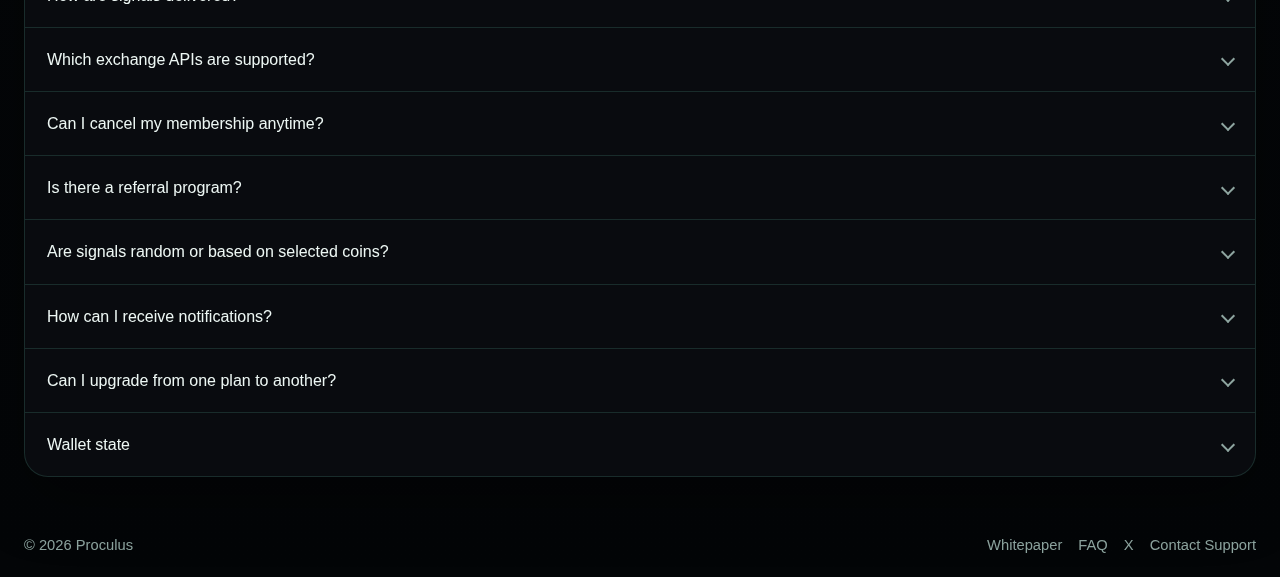
<file: reset.html>
<!DOCTYPE html>
<html lang="en">
<head>
  <meta charset="UTF-8" />
  <meta name="viewport" content="width=device-width, initial-scale=1.0" />
  <title>Proculus Reset</title>
</head>
<body>
  <script>
    (async () => {
      try {
        localStorage.clear();
        sessionStorage.clear();

        if ("serviceWorker" in navigator) {
          const registrations = await navigator.serviceWorker.getRegistrations();
          await Promise.all(registrations.map((registration) => registration.unregister()));
        }

        if ("caches" in window) {
          const keys = await caches.keys();
          await Promise.all(keys.map((key) => caches.delete(key)));
        }
      } catch (err) {
        console.error("Reset failed:", err);
      } finally {
        window.location.replace("/intro.html");
      }
    })();
  </script>
</body>
</html>
</file>
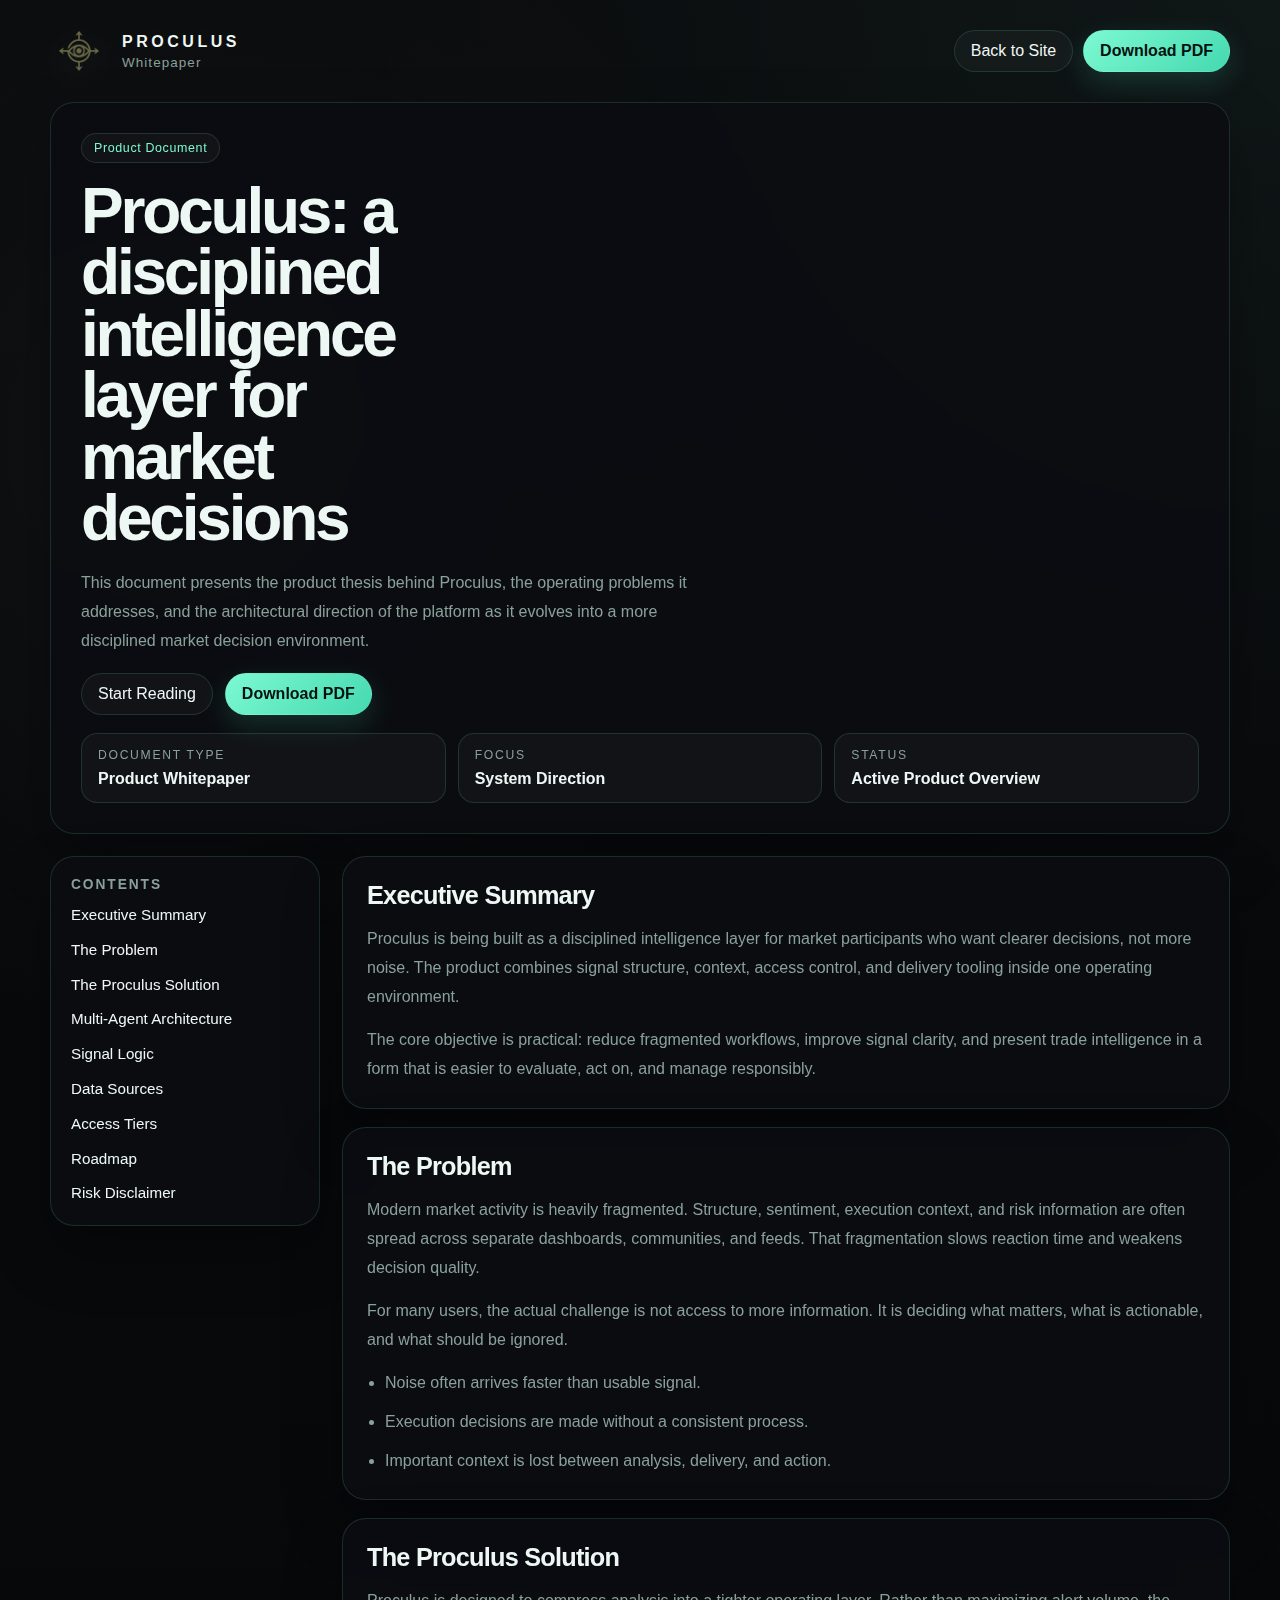
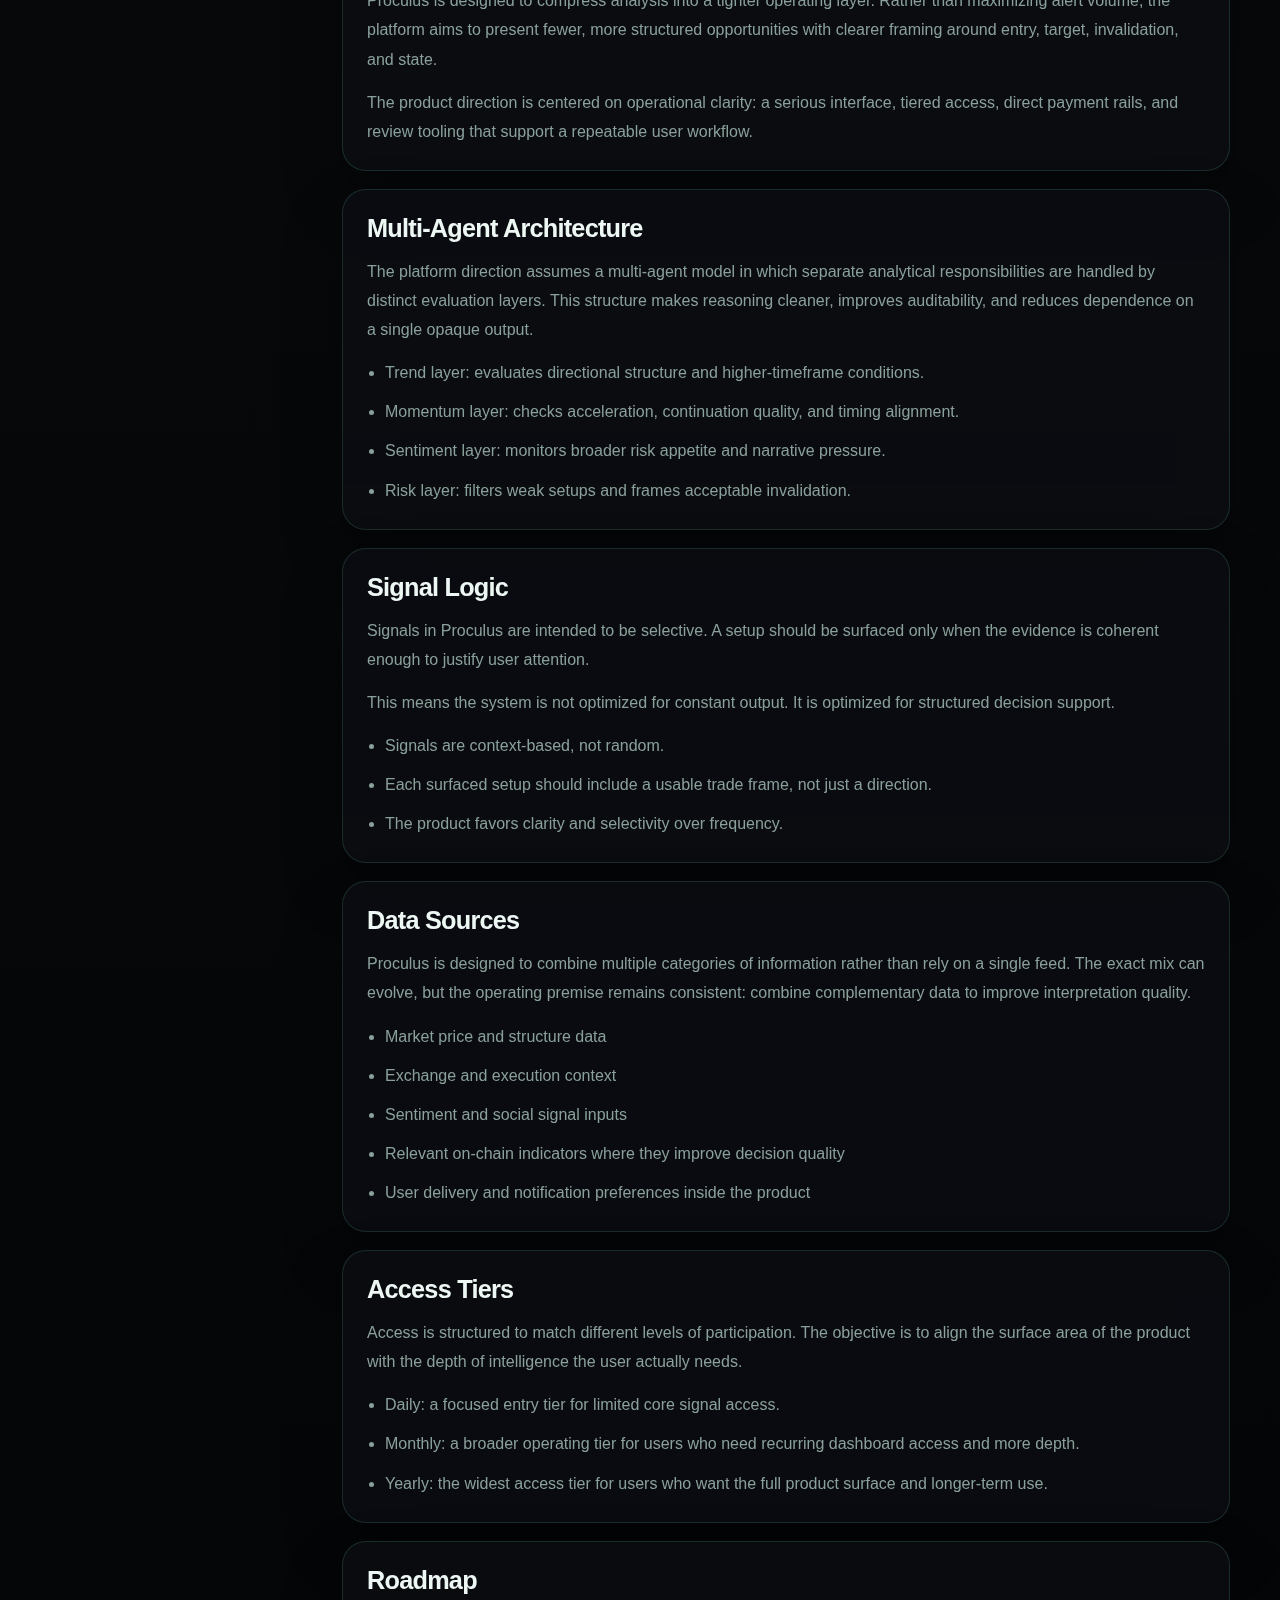
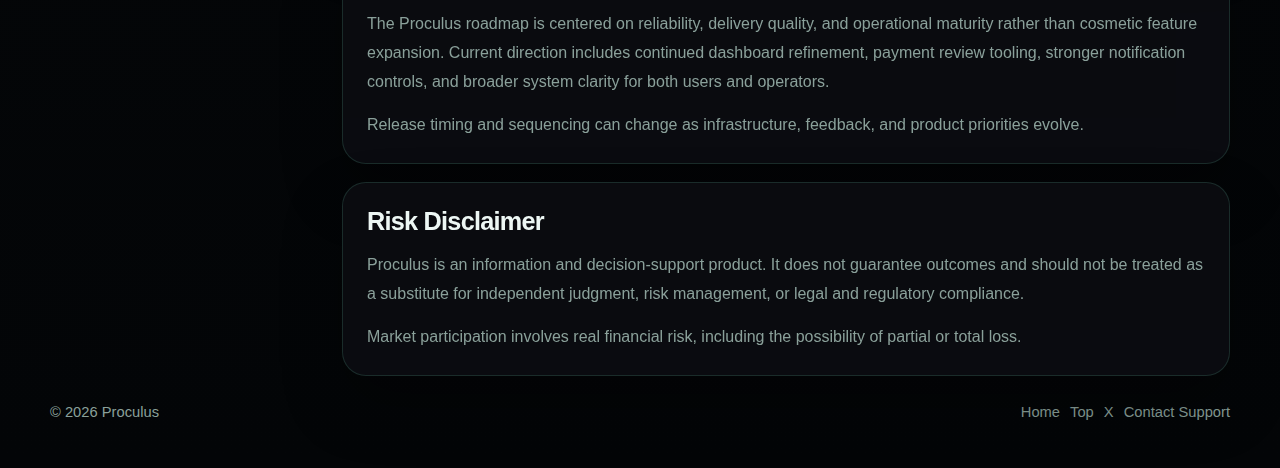
<file: whitepaper.html>
<!DOCTYPE html>
<html lang="en">
<head>
  <meta charset="UTF-8" />
  <meta name="viewport" content="width=device-width, initial-scale=1.0" />
  <title>Proculus Whitepaper</title>
  <meta name="theme-color" content="#030507" />
  <meta name="mobile-web-app-capable" content="yes" />
  <meta name="apple-mobile-web-app-capable" content="yes" />
  <meta name="apple-mobile-web-app-status-bar-style" content="black-translucent" />
  <meta name="apple-mobile-web-app-title" content="Proculus" />
  <link rel="manifest" href="/manifest.json" />
  <link rel="icon" href="/proculus-logo.png" type="image/png" sizes="1024x1024" />
  <link rel="apple-touch-icon" href="/proculus-logo.png" />
  <meta name="description" content="Proculus whitepaper covering product thesis, system direction, access model, roadmap, and risk framework." />
  <style>
    :root {
      --bg: #030507;
      --bg-alt: #090b0f;
      --panel: rgba(11, 13, 17, 0.88);
      --panel-soft: rgba(255, 255, 255, 0.03);
      --line: rgba(124, 249, 210, 0.14);
      --line-strong: rgba(124, 249, 210, 0.28);
      --accent: #7cf9d2;
      --accent-strong: #45d9b0;
      --text: #edf7f4;
      --muted: #8aa09a;
      --shadow: 0 28px 60px rgba(0, 0, 0, 0.32);
    }
    * { box-sizing: border-box; }
    html { scroll-behavior: smooth; }
    body {
      margin: 0;
      min-height: 100vh;
      font-family: "Inter", "Segoe UI", sans-serif;
      color: var(--text);
      background:
        radial-gradient(circle at top right, rgba(124, 249, 210, 0.05), transparent 24%),
        radial-gradient(circle at 14% 12%, rgba(255, 255, 255, 0.03), transparent 18%),
        linear-gradient(180deg, #0a0b0d, var(--bg));
    }
    a { color: inherit; text-decoration: none; }
    .page-shell { width: min(calc(100% - 28px), 1180px); margin: 0 auto; padding: 22px 0 40px; }
    .topbar { display:flex; align-items:center; justify-content:space-between; gap:16px; margin-bottom:22px; }
    .brand { display:inline-flex; align-items:center; gap:14px; }
    .brand img { width:58px; height:58px; object-fit:contain; filter:drop-shadow(0 8px 18px rgba(124,249,210,.14)); }
    .brand-title { display:block; font-size:1rem; font-weight:800; letter-spacing:.22em; }
    .brand-subtitle { display:block; margin-top:4px; font-size:.84rem; color:var(--muted); letter-spacing:.08em; }
    .topbar-actions { display:flex; align-items:center; gap:10px; flex-wrap:wrap; justify-content:flex-end; }
    .ghost-btn,.primary-btn { min-height:42px; padding:11px 16px; border-radius:999px; border:1px solid var(--line); transition:transform .22s ease,border-color .22s ease,background .22s ease; }
    .ghost-btn { background:rgba(255,255,255,.03); color:var(--text); }
    .primary-btn { background:linear-gradient(135deg,var(--accent),var(--accent-strong)); color:#04120f; font-weight:700; box-shadow:0 10px 28px rgba(69,217,176,.18); }
    .ghost-btn:hover,.primary-btn:hover { transform:translateY(-1px); border-color:var(--line-strong); }
    .hero-card,.paper-nav,.paper-section { border:1px solid var(--line); background:var(--panel); border-radius:24px; box-shadow:var(--shadow); backdrop-filter:blur(20px); }
    .hero-card { padding:30px; display:grid; gap:18px; margin-bottom:22px; }
    .eyebrow { display:inline-flex; align-items:center; gap:8px; width:fit-content; padding:7px 12px; border:1px solid var(--line); border-radius:999px; color:var(--accent); background:rgba(255,255,255,.03); font-size:.78rem; letter-spacing:.05em; }
    h1 { margin:0; font-size:clamp(2.5rem,5vw,4.4rem); line-height:.96; letter-spacing:-.05em; max-width:12ch; }
    .hero-card p { margin:0; max-width:72ch; color:var(--muted); line-height:1.82; font-size:1rem; }
    .hero-actions { display:flex; gap:12px; flex-wrap:wrap; }
    .hero-meta { display:grid; grid-template-columns:repeat(3,minmax(0,1fr)); gap:12px; }
    .hero-meta-item { padding:14px 16px; border:1px solid var(--line); border-radius:16px; background:var(--panel-soft); }
    .hero-meta-item span { display:block; color:var(--muted); font-size:.76rem; text-transform:uppercase; letter-spacing:.14em; }
    .hero-meta-item strong { display:block; margin-top:8px; font-size:1rem; }
    .paper-layout { display:grid; grid-template-columns:270px 1fr; gap:22px; align-items:start; }
    .paper-nav { position:sticky; top:22px; padding:20px; display:grid; gap:12px; }
    .paper-nav h2 { margin:0; font-size:.86rem; color:var(--muted); text-transform:uppercase; letter-spacing:.14em; }
    .paper-nav a { color:var(--text); font-size:.95rem; line-height:1.5; transition:color .2s ease; }
    .paper-nav a:hover { color:var(--accent); }
    .paper-content { display:grid; gap:18px; }
    .paper-section { padding:24px; display:grid; gap:14px; }
    .paper-section h2 { margin:0; font-size:1.58rem; letter-spacing:-.03em; }
    .paper-section p,.paper-section li { color:var(--muted); line-height:1.82; margin:0; }
    .paper-section ul { margin:0; padding-left:18px; display:grid; gap:10px; }
    .footer { display:flex; justify-content:space-between; align-items:center; gap:12px; padding:28px 0 8px; color:var(--muted); font-size:.92rem; }
    @media (max-width:920px) { .paper-layout { grid-template-columns:1fr; } .paper-nav { position:static; } .hero-meta { grid-template-columns:1fr; } }
    @media (max-width:680px) { .page-shell { width:min(calc(100% - 20px),1180px); padding-top:16px; } .topbar,.hero-actions,.footer { flex-direction:column; align-items:flex-start; } .hero-card,.paper-nav,.paper-section { padding:18px; border-radius:18px; } h1 { max-width:none; font-size:2.35rem; } }
  </style>
</head>
<body>
  <div class="page-shell">
    <header class="topbar">
      <a class="brand" href="/intro.html" aria-label="Proculus home">
        <img src="/proculus-logo.png" alt="Proculus Logo" />
        <div>
          <span class="brand-title">PROCULUS</span>
          <span class="brand-subtitle">Whitepaper</span>
        </div>
      </a>
      <div class="topbar-actions">
        <a class="ghost-btn" href="/intro.html">Back to Site</a>
        <a class="primary-btn" href="/proculus-whitepaper.pdf" download>Download PDF</a>
      </div>
    </header>

    <section class="hero-card">
      <span class="eyebrow">Product Document</span>
      <h1>Proculus: a disciplined intelligence layer for market decisions</h1>
      <p>This document presents the product thesis behind Proculus, the operating problems it addresses, and the architectural direction of the platform as it evolves into a more disciplined market decision environment.</p>
      <div class="hero-actions">
        <a class="ghost-btn" href="#executive-summary">Start Reading</a>
        <a class="primary-btn" href="/proculus-whitepaper.pdf" download>Download PDF</a>
      </div>
      <div class="hero-meta">
        <div class="hero-meta-item"><span>Document Type</span><strong>Product Whitepaper</strong></div>
        <div class="hero-meta-item"><span>Focus</span><strong>System Direction</strong></div>
        <div class="hero-meta-item"><span>Status</span><strong>Active Product Overview</strong></div>
      </div>
    </section>

    <div class="paper-layout">
      <aside class="paper-nav">
        <h2>Contents</h2>
        <a href="#executive-summary">Executive Summary</a>
        <a href="#the-problem">The Problem</a>
        <a href="#the-solution">The Proculus Solution</a>
        <a href="#multi-agent-architecture">Multi-Agent Architecture</a>
        <a href="#signal-logic">Signal Logic</a>
        <a href="#data-sources">Data Sources</a>
        <a href="#access-tiers">Access Tiers</a>
        <a href="#roadmap">Roadmap</a>
        <a href="#risk-disclaimer">Risk Disclaimer</a>
      </aside>
      <main class="paper-content">
        <section id="executive-summary" class="paper-section">
          <h2>Executive Summary</h2>
          <p>Proculus is being built as a disciplined intelligence layer for market participants who want clearer decisions, not more noise. The product combines signal structure, context, access control, and delivery tooling inside one operating environment.</p>
          <p>The core objective is practical: reduce fragmented workflows, improve signal clarity, and present trade intelligence in a form that is easier to evaluate, act on, and manage responsibly.</p>
        </section>

        <section id="the-problem" class="paper-section">
          <h2>The Problem</h2>
          <p>Modern market activity is heavily fragmented. Structure, sentiment, execution context, and risk information are often spread across separate dashboards, communities, and feeds. That fragmentation slows reaction time and weakens decision quality.</p>
          <p>For many users, the actual challenge is not access to more information. It is deciding what matters, what is actionable, and what should be ignored.</p>
          <ul>
            <li>Noise often arrives faster than usable signal.</li>
            <li>Execution decisions are made without a consistent process.</li>
            <li>Important context is lost between analysis, delivery, and action.</li>
          </ul>
        </section>

        <section id="the-solution" class="paper-section">
          <h2>The Proculus Solution</h2>
          <p>Proculus is designed to compress analysis into a tighter operating layer. Rather than maximizing alert volume, the platform aims to present fewer, more structured opportunities with clearer framing around entry, target, invalidation, and state.</p>
          <p>The product direction is centered on operational clarity: a serious interface, tiered access, direct payment rails, and review tooling that support a repeatable user workflow.</p>
        </section>

        <section id="multi-agent-architecture" class="paper-section">
          <h2>Multi-Agent Architecture</h2>
          <p>The platform direction assumes a multi-agent model in which separate analytical responsibilities are handled by distinct evaluation layers. This structure makes reasoning cleaner, improves auditability, and reduces dependence on a single opaque output.</p>
          <ul>
            <li>Trend layer: evaluates directional structure and higher-timeframe conditions.</li>
            <li>Momentum layer: checks acceleration, continuation quality, and timing alignment.</li>
            <li>Sentiment layer: monitors broader risk appetite and narrative pressure.</li>
            <li>Risk layer: filters weak setups and frames acceptable invalidation.</li>
          </ul>
        </section>

        <section id="signal-logic" class="paper-section">
          <h2>Signal Logic</h2>
          <p>Signals in Proculus are intended to be selective. A setup should be surfaced only when the evidence is coherent enough to justify user attention.</p>
          <p>This means the system is not optimized for constant output. It is optimized for structured decision support.</p>
          <ul>
            <li>Signals are context-based, not random.</li>
            <li>Each surfaced setup should include a usable trade frame, not just a direction.</li>
            <li>The product favors clarity and selectivity over frequency.</li>
          </ul>
        </section>

        <section id="data-sources" class="paper-section">
          <h2>Data Sources</h2>
          <p>Proculus is designed to combine multiple categories of information rather than rely on a single feed. The exact mix can evolve, but the operating premise remains consistent: combine complementary data to improve interpretation quality.</p>
          <ul>
            <li>Market price and structure data</li>
            <li>Exchange and execution context</li>
            <li>Sentiment and social signal inputs</li>
            <li>Relevant on-chain indicators where they improve decision quality</li>
            <li>User delivery and notification preferences inside the product</li>
          </ul>
        </section>

        <section id="access-tiers" class="paper-section">
          <h2>Access Tiers</h2>
          <p>Access is structured to match different levels of participation. The objective is to align the surface area of the product with the depth of intelligence the user actually needs.</p>
          <ul>
            <li>Daily: a focused entry tier for limited core signal access.</li>
            <li>Monthly: a broader operating tier for users who need recurring dashboard access and more depth.</li>
            <li>Yearly: the widest access tier for users who want the full product surface and longer-term use.</li>
          </ul>
        </section>

        <section id="roadmap" class="paper-section">
          <h2>Roadmap</h2>
          <p>The Proculus roadmap is centered on reliability, delivery quality, and operational maturity rather than cosmetic feature expansion. Current direction includes continued dashboard refinement, payment review tooling, stronger notification controls, and broader system clarity for both users and operators.</p>
          <p>Release timing and sequencing can change as infrastructure, feedback, and product priorities evolve.</p>
        </section>

        <section id="risk-disclaimer" class="paper-section">
          <h2>Risk Disclaimer</h2>
          <p>Proculus is an information and decision-support product. It does not guarantee outcomes and should not be treated as a substitute for independent judgment, risk management, or legal and regulatory compliance.</p>
          <p>Market participation involves real financial risk, including the possibility of partial or total loss.</p>
        </section>
      </main>
    </div>

    <footer class="footer">
      <span>© 2026 Proculus</span>
      <div class="topbar-actions">
        <a href="/intro.html">Home</a>
        <a href="#executive-summary">Top</a>
        <a href="https://x.com/ProculusAI" target="_blank" rel="noreferrer">X</a>
        <a href="mailto:proculus.signals@gmail.com">Contact Support</a>
      </div>
    </footer>
  </div>
  <script>
    if ('serviceWorker' in navigator) {
      window.addEventListener('load', () => {
        navigator.serviceWorker.register('/sw.js').catch((error) => {
          console.error('Service worker registration failed:', error);
        });
      });
    }
  </script>
</body>
</html>
</file>
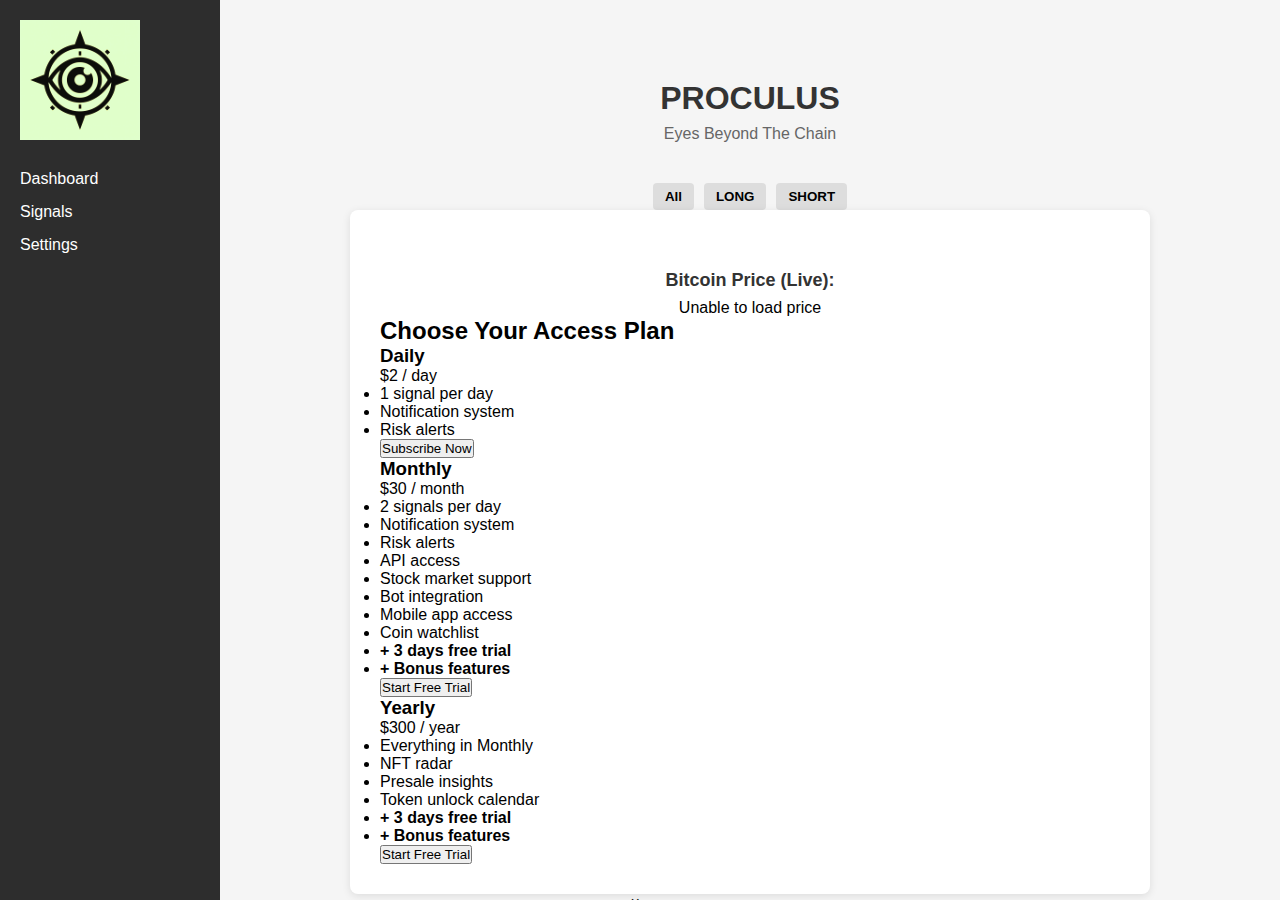
<file: public/panel.html>
<!DOCTYPE html>
<html lang="en">
<head>
  <meta charset="UTF-8">
<meta name="viewport" content="width=device-width, initial-scale=1.0">
  <title>Proculus Panel</title>
  <link rel="stylesheet" href="panel.css">
</head>
<body>
  <div class="sidebar">
    <div class="logo">
      <img src="proculus-logo.png" alt="Proculus Logo">
    </div>
    <ul>
      <li>Dashboard</li>
      <li>Signals</li>
      <li>Settings</li>
    </ul>
  </div>

  <div class="content">
    <div class="panel-header">
      <h1>PROCULUS</h1>
      <p>Eyes Beyond The Chain</p>
    </div>
    
    <div class="filter-buttons">
  <button onclick="filterSignals('all')">All</button>
  <button onclick="filterSignals('long')">LONG</button>
  <button onclick="filterSignals('short')">SHORT</button>
</div>

    <div class="panel-content">
     

      <div class="price-widget">
  <h3>Bitcoin Price (Live):</h3>
  <div id="btc-price"></div>
</div>

<div class="subscription-section">
  <h2>Choose Your Access Plan</h2>
  <div class="subscription-cards">
    <div class="card">
      <h3>Daily</h3>
      <p class="price">$2 / day</p>
      <ul>
        <li>1 signal per day</li>
        <li>Notification system</li>
        <li>Risk alerts</li>
      </ul>
      <button class="subscribe-btn">Subscribe Now</button>
    </div>

    <div class="card">
      <h3>Monthly</h3>
      <p class="price">$30 / month</p>
      <ul>
        <li>2 signals per day</li>
        <li>Notification system</li>
        <li>Risk alerts</li>
        <li>API access</li>
        <li>Stock market support</li>
        <li>Bot integration</li>
        <li>Mobile app access</li>
        <li>Coin watchlist</li>
        <li><strong>+ 3 days free trial</strong></li>
        <li><strong>+ Bonus features</strong></li>
      </ul>
      <button class="subscribe-btn trial">Start Free Trial</button>
    </div>

    <div class="card">
      <h3>Yearly</h3>
      <p class="price">$300 / year</p>
      <ul>
        <li>Everything in Monthly</li>
        <li>NFT radar</li>
        <li>Presale insights</li>
        <li>Token unlock calendar</li>
        <li><strong>+ 3 days free trial</strong></li>
        <li><strong>+ Bonus features</strong></li>
      </ul>
      <button class="subscribe-btn trial">Start Free Trial</button>
    </div>
  </div>
</div>

</div> 
    
<div id="modal" class="modal">
  <div class="modal-content">
    <span id="closeModal" class="close">&times;</span>
    <h2>Confirm Plan</h2>
    <p id="modal-text">Do you want to activate this plan?</p>
    <button id="confirm-btn">Confirm</button>
  </div>
</div>

<script src="panel.js"></script>
</body>
</html>
</file>
<file: intro.css>
:root {
  --bg: #030507;
  --bg-alt: #090b0e;
  --panel: rgba(11, 13, 17, 0.78);
  --panel-strong: rgba(10, 12, 16, 0.92);
  --line: rgba(124, 249, 210, 0.14);
  --line-strong: rgba(124, 249, 210, 0.28);
  --text: #edf7f4;
  --muted: #8ea5a0;
  --accent: #7cf9d2;
  --accent-strong: #45d9b0;
  --positive: #7cf9d2;
  --shadow: 0 24px 60px rgba(0, 0, 0, 0.35);
  --radius-xl: 28px;
  --radius-lg: 22px;
  --radius-md: 16px;
  --radius-sm: 12px;
  --content-width: 1240px;
}

body.light-mode {
  --bg: #eff5f3;
  --bg-alt: #dde9e4;
  --panel: rgba(255, 255, 255, 0.74);
  --panel-strong: rgba(255, 255, 255, 0.9);
  --line: rgba(18, 69, 59, 0.12);
  --line-strong: rgba(18, 69, 59, 0.22);
  --text: #10201d;
  --muted: #5f706d;
  --accent: #0f8c74;
  --accent-strong: #0f745f;
  --positive: #0f8c74;
  --shadow: 0 24px 60px rgba(42, 70, 64, 0.12);
}

* {
  box-sizing: border-box;
}

html {
  scroll-behavior: smooth;
}

body {
  margin: 0;
  min-height: 100vh;
  font-family: "Inter", "Segoe UI", sans-serif;
  color: var(--text);
  background:
    radial-gradient(circle at top right, rgba(124, 249, 210, 0.05), transparent 24%),
    radial-gradient(circle at 12% 16%, rgba(255, 255, 255, 0.035), transparent 20%),
    linear-gradient(180deg, #0a0b0d, var(--bg));
  overflow-x: hidden;
  transition: background 0.3s ease, color 0.3s ease;
}

body::before {
  content: "";
  position: fixed;
  inset: 0;
  background-image:
    linear-gradient(rgba(124, 249, 210, 0.03) 1px, transparent 1px),
    linear-gradient(90deg, rgba(124, 249, 210, 0.03) 1px, transparent 1px);
  background-size: 72px 72px;
  mask-image: linear-gradient(180deg, rgba(0, 0, 0, 0.5), transparent 85%);
  pointer-events: none;
  z-index: 0;
}

a {
  color: inherit;
  text-decoration: none;
}

button,
input,
select {
  font: inherit;
}

.page-shell {
  position: relative;
  z-index: 1;
}

.topbar,
.ticker-strip,
.hero-section,
.status-strip,
.intelligence-section,
.tiers-section,
.outcomes-section,
.preview-section,
.minimal-section,
.footer {
  width: min(calc(100% - 48px), var(--content-width));
  margin-left: auto;
  margin-right: auto;
}

.topbar {
  display: flex;
  align-items: center;
  justify-content: space-between;
  gap: 24px;
  padding: 24px 0 12px;
}

.brand {
  display: inline-flex;
  align-items: center;
  gap: 16px;
}

.brand-logo {
  width: 64px;
  height: 64px;
  object-fit: contain;
  filter: drop-shadow(0 8px 18px rgba(124, 249, 210, 0.16));
}

.brand-copy {
  display: flex;
  flex-direction: column;
  gap: 4px;
}

.brand-title {
  font-size: 1rem;
  font-weight: 800;
  letter-spacing: 0.24em;
}

.brand-tagline {
  color: var(--muted);
  font-size: 0.86rem;
  letter-spacing: 0.06em;
}

.topbar-actions {
  display: flex;
  align-items: center;
  gap: 12px;
  flex-wrap: wrap;
  justify-content: flex-end;
}

.nav-link {
  color: var(--muted);
  font-size: 0.94rem;
  transition: color 0.2s ease;
}

.nav-link:hover {
  color: var(--text);
}

.wallet-inline {
  color: var(--muted);
  font-size: 0.9rem;
}

.icon-btn,
.primary-btn,
.secondary-btn {
  border: 1px solid var(--line);
  border-radius: 999px;
  cursor: pointer;
  transition: transform 0.22s ease, border-color 0.22s ease, background 0.22s ease, color 0.22s ease;
}

.icon-btn {
  min-width: 88px;
  padding: 10px 14px;
  background: rgba(255, 255, 255, 0.03);
  color: var(--muted);
}

.primary-btn {
  padding: 13px 18px;
  background: linear-gradient(135deg, var(--accent), var(--accent-strong));
  color: #04120f;
  font-weight: 700;
  box-shadow: 0 10px 28px rgba(69, 217, 176, 0.18);
}

.secondary-btn {
  padding: 13px 18px;
  background: rgba(255, 255, 255, 0.03);
  color: var(--text);
}

.compact-btn {
  padding: 10px 14px;
}

.icon-btn:hover,
.primary-btn:hover,
.secondary-btn:hover {
  transform: translateY(-1px);
  border-color: var(--line-strong);
}

.ticker-strip {
  display: grid;
  grid-template-columns: 220px 1fr;
  gap: 18px;
  align-items: center;
  padding: 6px 0;
  margin-top: 18px;
}

.ticker-title-wrap {
  display: flex;
  flex-direction: column;
  gap: 8px;
}

.ticker-title {
  font-size: 1rem;
}

.ticker-viewport {
  height: auto;
  min-height: 28px;
  overflow: hidden;
  position: relative;
  display: flex;
  align-items: center;
}

.ticker-track {
  display: flex;
  width: max-content;
  gap: 12px;
  animation: tickerScroll 30s linear infinite;
  will-change: transform;
}

.ticker-viewport:hover .ticker-track {
  animation-play-state: paused;
}

.ticker-group {
  display: flex;
  gap: 14px;
  padding-right: 12px;
}

.ticker-pill {
  display: flex;
  align-items: center;
  gap: 6px;
  white-space: nowrap;
  min-width: 160px;
  padding: 4px 10px;
  font-size: 12px;
  border-radius: 999px;
  border: 1px solid var(--line);
  background: rgba(255, 255, 255, 0.03);
  transition: transform 0.22s ease, border-color 0.22s ease, box-shadow 0.22s ease;
}

.ticker-pill:hover {
  transform: translateY(-2px);
  border-color: var(--line-strong);
  box-shadow: 0 18px 36px rgba(0, 0, 0, 0.18);
}

.ticker-symbol {
  display: inline-block;
  line-height: 1;
  color: var(--muted);
  font-size: 12px;
  font-weight: 600;
  letter-spacing: 0.12em;
}

.ticker-pill strong,
.ticker-price {
  display: inline-block;
  line-height: 1;
  font-size: 12px;
  opacity: 0.9;
}

.ticker-pill small,
.ticker-change {
  display: inline-block;
  line-height: 1;
  font-size: 11px;
  opacity: 0.8;
}

.ticker-pill.up small {
  color: var(--accent);
}

.ticker-pill.down small {
  color: #ff6d78;
}

.ticker-pill * {
  margin: 0;
  padding: 0;
}

.hero-section {
  display: grid;
  grid-template-columns: 1.04fr 0.96fr;
  gap: 28px;
  align-items: center;
  padding: 36px 0 28px;
}

.eyebrow-row {
  display: flex;
  align-items: center;
  gap: 14px;
  flex-wrap: wrap;
  margin-bottom: 18px;
}

.eyebrow-pill,
.console-pill,
.preview-pill,
.direction-pill,
.outcome-badge,
.tier-badge {
  display: inline-flex;
  align-items: center;
  gap: 8px;
  border-radius: 999px;
  border: 1px solid var(--line);
  background: rgba(255, 255, 255, 0.04);
  padding: 7px 12px;
  font-size: 0.78rem;
  letter-spacing: 0.04em;
}

.eyebrow-pill,
.console-pill,
.preview-pill,
.tier-badge {
  color: var(--accent);
}

.eyebrow-meta {
  color: var(--muted);
  font-size: 0.9rem;
}

.status-dot {
  width: 8px;
  height: 8px;
  border-radius: 50%;
  background: var(--accent);
}

.status-dot.live {
  box-shadow: 0 0 0 0 rgba(124, 249, 210, 0.45);
  animation: pulseDot 2.1s infinite;
}

.hero-copy h1 {
  margin: 0;
  max-width: 12ch;
  font-size: clamp(3rem, 6vw, 5.6rem);
  line-height: 0.94;
  letter-spacing: -0.05em;
}

.hero-copy h1 span {
  color: var(--accent);
}

.hero-description {
  max-width: 58ch;
  margin: 22px 0 0;
  color: var(--muted);
  font-size: 1.08rem;
  line-height: 1.8;
}

.hero-actions {
  display: flex;
  gap: 14px;
  flex-wrap: wrap;
  margin-top: 28px;
}

.trust-line {
  display: grid;
  grid-template-columns: repeat(3, minmax(0, 1fr));
  gap: 14px;
  margin-top: 28px;
}

.trust-item {
  padding: 16px 18px;
  border: 1px solid var(--line);
  border-radius: var(--radius-md);
  background: rgba(255, 255, 255, 0.03);
}

.trust-label,
.status-label,
.mini-label,
.console-label,
.section-kicker,
.tier-label {
  display: block;
  color: var(--muted);
  font-size: 0.76rem;
  letter-spacing: 0.14em;
  text-transform: uppercase;
}

.trust-item strong {
  display: block;
  margin-top: 10px;
  font-size: 1.05rem;
}

.glass-card,
.glass-strip {
  border: 1px solid var(--line);
  background: var(--panel);
  backdrop-filter: blur(22px);
  box-shadow: var(--shadow);
}

.glass-card {
  border-radius: var(--radius-xl);
}

.engine-console {
  position: relative;
  overflow: hidden;
  padding: 24px;
}

.console-top,
.feed-header,
.signal-preview-top,
.outcome-top,
.preview-header,
.preview-featured-top,
.consensus-head {
  display: flex;
  align-items: center;
  justify-content: space-between;
  gap: 12px;
}

.console-heading strong,
.preview-title {
  display: block;
  margin-top: 8px;
  font-size: 1.02rem;
}

.engine-network {
  position: relative;
  height: 420px;
  margin-top: 22px;
  border: 1px solid rgba(124, 249, 210, 0.1);
  border-radius: 24px;
  background:
    radial-gradient(circle at center, rgba(124, 249, 210, 0.08), transparent 38%),
    linear-gradient(180deg, rgba(255, 255, 255, 0.025), rgba(255, 255, 255, 0.01));
  overflow: hidden;
}

.engine-core {
  position: absolute;
  inset: 50% auto auto 50%;
  width: 168px;
  height: 168px;
  transform: translate(-50%, -50%);
  border-radius: 50%;
  background: radial-gradient(circle, rgba(124, 249, 210, 0.16), rgba(8, 17, 21, 0.92) 66%);
  border: 1px solid var(--line-strong);
  display: grid;
  place-items: center;
}

.core-ring {
  position: absolute;
  inset: -1px;
  border-radius: 50%;
  border: 1px solid rgba(124, 249, 210, 0.18);
}

.ring-one {
  animation: spinSlow 18s linear infinite;
}

.ring-two {
  inset: 12px;
  animation: spinSlowReverse 12s linear infinite;
}

.core-content {
  position: relative;
  z-index: 1;
  text-align: center;
}

.core-content strong {
  display: block;
  margin: 5px 0;
  font-size: 1.18rem;
  letter-spacing: 0.16em;
}

.core-content small {
  color: var(--accent);
}

.agent-node {
  position: absolute;
  width: 140px;
  padding: 12px 14px;
  border: 1px solid var(--line);
  border-radius: 18px;
  background: rgba(7, 16, 21, 0.72);
  text-align: left;
  box-shadow: 0 10px 25px rgba(0, 0, 0, 0.22);
  animation: floatNode 7s ease-in-out infinite;
}

.agent-node strong {
  display: block;
  margin-top: 8px;
  font-size: 1rem;
}

.agent-node.trend {
  top: 38px;
  left: 40px;
}

.agent-node.momentum {
  top: 52px;
  right: 36px;
  animation-delay: -1.2s;
}

.agent-node.sentiment {
  left: 24px;
  bottom: 84px;
  animation-delay: -2s;
}

.agent-node.onchain {
  right: 28px;
  bottom: 102px;
  animation-delay: -0.6s;
}

.agent-node.risk {
  left: 50%;
  bottom: 24px;
  transform: translateX(-50%);
  animation-delay: -2.6s;
}

.connector {
  position: absolute;
  display: block;
  height: 1px;
  background: linear-gradient(90deg, transparent, rgba(124, 249, 210, 0.7), transparent);
  transform-origin: left center;
  opacity: 0.72;
}

.connector::after {
  content: "";
  position: absolute;
  top: -1px;
  left: 18%;
  width: 26px;
  height: 3px;
  border-radius: 999px;
  background: var(--accent);
  filter: blur(1px);
  animation: travel 3.8s linear infinite;
}

.connector-trend {
  top: 126px;
  left: 142px;
  width: 146px;
  transform: rotate(28deg);
}

.connector-momentum {
  top: 132px;
  right: 142px;
  width: 148px;
  transform: rotate(-26deg);
}

.connector-sentiment {
  bottom: 156px;
  left: 132px;
  width: 166px;
  transform: rotate(-18deg);
}

.connector-onchain {
  bottom: 162px;
  right: 126px;
  width: 166px;
  transform: rotate(16deg);
}

.connector-risk {
  left: 50%;
  bottom: 114px;
  width: 116px;
  transform: translateX(-50%) rotate(-90deg);
}

.console-feed {
  margin-top: 20px;
  padding-top: 18px;
  border-top: 1px solid var(--line);
}

.feed-header {
  color: var(--muted);
  font-size: 0.84rem;
}

.feed-list {
  margin: 14px 0 0;
  padding: 0;
  list-style: none;
  display: grid;
  gap: 10px;
}

.feed-list li {
  padding: 10px 12px;
  border-radius: 14px;
  border: 1px solid rgba(124, 249, 210, 0.08);
  background: rgba(255, 255, 255, 0.03);
  color: var(--text);
  font-size: 0.92rem;
}

.status-strip {
  display: grid;
  grid-template-columns: repeat(5, minmax(0, 1fr));
  margin-top: 8px;
  border-radius: var(--radius-lg);
  overflow: hidden;
}

.status-item {
  padding: 20px 18px;
  border-right: 1px solid var(--line);
}

.status-item:last-child {
  border-right: 0;
}

.status-item strong {
  display: block;
  margin-top: 10px;
  font-size: 1rem;
}

.status-item small {
  display: block;
  margin-top: 8px;
  color: var(--muted);
}

.intelligence-section,
.tiers-section,
.outcomes-section,
.preview-section,
.minimal-section {
  padding: 100px 0 0;
}

.section-head {
  max-width: 720px;
  margin-bottom: 28px;
}

.section-head h2 {
  margin: 12px 0 0;
  font-size: clamp(2rem, 4vw, 3.2rem);
  letter-spacing: -0.04em;
}

.section-head p {
  margin: 16px 0 0;
  color: var(--muted);
  line-height: 1.8;
}

.intelligence-grid {
  display: grid;
  grid-template-columns: 1.08fr 0.92fr;
  gap: 22px;
}

.signal-preview-card,
.consensus-card,
.tier-card,
.outcome-card,
.preview-terminal,
.mini-card {
  padding: 24px;
}

.signal-preview-top h3,
.consensus-head h3,
.tier-card h3,
.mini-card h3 {
  margin: 8px 0 0;
  font-size: 1.6rem;
}

.direction-pill.long {
  color: var(--accent);
}

.signal-price-grid {
  display: grid;
  grid-template-columns: repeat(4, minmax(0, 1fr));
  gap: 14px;
  margin-top: 22px;
}

.signal-price-grid strong {
  display: block;
  margin-top: 8px;
  font-size: 1.18rem;
}

.confidence-meter {
  margin-top: 18px;
  height: 10px;
  border-radius: 999px;
  background: rgba(255, 255, 255, 0.06);
  overflow: hidden;
}

.confidence-meter span,
.bar-fill {
  display: block;
  height: 100%;
  border-radius: inherit;
  background: linear-gradient(90deg, var(--accent-strong), var(--accent));
}

.reasoning-list,
.consensus-list {
  display: grid;
  gap: 12px;
  margin-top: 22px;
}

.reasoning-item,
.consensus-row,
.preview-feed-item,
.preview-panel {
  display: flex;
  align-items: center;
  justify-content: space-between;
  gap: 14px;
  padding: 12px 14px;
  border-radius: 14px;
  background: rgba(255, 255, 255, 0.03);
  border: 1px solid rgba(124, 249, 210, 0.08);
}

.reasoning-item span,
.consensus-row span,
.preview-panel small,
.preview-feed-item span {
  color: var(--muted);
}

.bar-shell {
  flex: 1;
  min-width: 100px;
  height: 8px;
  border-radius: 999px;
  background: rgba(255, 255, 255, 0.06);
  overflow: hidden;
}

.consensus-footnote {
  margin: 18px 0 0;
  color: var(--muted);
  line-height: 1.7;
}

.tier-grid {
  display: grid;
  grid-template-columns: repeat(3, minmax(0, 1fr));
  gap: 22px;
}

.tier-card {
  position: relative;
  display: flex;
  flex-direction: column;
  min-height: 100%;
}

.featured-tier {
  border-color: var(--line-strong);
  transform: translateY(-6px);
}

.tier-badge {
  position: absolute;
  top: 18px;
  right: 18px;
}

.tier-price {
  margin-top: 14px;
  font-size: 2.4rem;
  font-weight: 800;
  letter-spacing: -0.05em;
}

.tier-card p {
  color: var(--muted);
  line-height: 1.7;
}

.tier-list {
  margin: 18px 0 0;
  padding: 0;
  list-style: none;
  display: grid;
  gap: 12px;
  color: var(--text);
}

.tier-list li {
  position: relative;
  padding-left: 18px;
  line-height: 1.6;
}

.tier-list li::before {
  content: "";
  position: absolute;
  top: 10px;
  left: 0;
  width: 7px;
  height: 7px;
  border-radius: 50%;
  background: var(--accent);
}

.tier-btn {
  margin-top: auto;
  width: 100%;
}

.outcomes-grid {
  display: grid;
  grid-template-columns: repeat(3, minmax(0, 1fr));
  gap: 18px;
}

.outcome-card h3 {
  margin: 0;
  font-size: 1.24rem;
}

.outcome-card p {
  margin: 14px 0 8px;
  line-height: 1.7;
}

.outcome-card small {
  color: var(--muted);
  line-height: 1.6;
}

.outcome-badge.positive {
  color: var(--positive);
}

.preview-terminal {
  padding: 0;
  overflow: hidden;
}

.preview-header {
  padding: 22px 24px;
  border-bottom: 1px solid var(--line);
}

.preview-brand small {
  color: var(--muted);
}

.preview-layout {
  display: grid;
  grid-template-columns: 290px 1fr;
}

.preview-sidebar {
  padding: 22px;
  border-right: 1px solid var(--line);
  display: grid;
  gap: 14px;
}

.preview-panel {
  flex-direction: column;
  align-items: flex-start;
}

.preview-panel strong {
  margin-top: 8px;
  font-size: 1rem;
}

.preview-main {
  padding: 22px;
}

.preview-featured {
  padding: 20px;
  border-radius: 20px;
  border: 1px solid var(--line);
  background: linear-gradient(180deg, rgba(124, 249, 210, 0.08), rgba(255, 255, 255, 0.02));
}

.preview-featured h3 {
  margin: 8px 0 0;
  font-size: 1.5rem;
}

.preview-metrics {
  display: grid;
  grid-template-columns: repeat(4, minmax(0, 1fr));
  gap: 14px;
  margin-top: 18px;
}

.preview-metrics span {
  color: var(--muted);
  display: block;
}

.preview-metrics strong {
  display: block;
  margin-top: 8px;
}

.preview-agents {
  display: flex;
  gap: 10px;
  flex-wrap: wrap;
  margin-top: 18px;
}

.preview-agents span {
  padding: 7px 10px;
  border-radius: 999px;
  border: 1px solid var(--line);
  color: var(--muted);
  font-size: 0.84rem;
}

.preview-feed {
  display: grid;
  gap: 12px;
  margin-top: 18px;
}

.mini-columns {
  display: grid;
  grid-template-columns: repeat(3, minmax(0, 1fr));
  gap: 18px;
}

.mini-card p {
  color: var(--muted);
  line-height: 1.8;
}

.footer {
  display: flex;
  align-items: center;
  justify-content: space-between;
  gap: 12px;
  padding: 72px 0 28px;
  color: var(--muted);
  font-size: 0.92rem;
}

.footer-links {
  display: flex;
  gap: 16px;
}

.modal {
  position: fixed;
  inset: 0;
  display: none;
  place-items: center;
  padding: 20px;
  background: rgba(3, 8, 12, 0.65);
  z-index: 10;
}

.modal.open {
  display: grid;
}

.modal-card {
  position: relative;
  width: min(100%, 480px);
  padding: 28px;
}

.modal-card h3 {
  margin: 10px 0 0;
  font-size: 1.7rem;
}

.modal-card p {
  color: var(--muted);
  line-height: 1.8;
}

.modal-actions {
  display: flex;
  justify-content: flex-end;
  gap: 12px;
  margin-top: 20px;
}

.modal-close {
  position: absolute;
  top: 16px;
  right: 16px;
  border: 0;
  background: transparent;
  color: var(--muted);
  font-size: 1.8rem;
  cursor: pointer;
}

@keyframes tickerScroll {
  from { transform: translateX(0); }
  to { transform: translateX(calc(-50% - 6px)); }
}

@keyframes pulseDot {
  0% { box-shadow: 0 0 0 0 rgba(124, 249, 210, 0.42); }
  70% { box-shadow: 0 0 0 12px rgba(124, 249, 210, 0); }
  100% { box-shadow: 0 0 0 0 rgba(124, 249, 210, 0); }
}

@keyframes spinSlow {
  from { transform: rotate(0deg); }
  to { transform: rotate(360deg); }
}

@keyframes spinSlowReverse {
  from { transform: rotate(360deg); }
  to { transform: rotate(0deg); }
}

@keyframes floatNode {
  0%, 100% { transform: translateY(0); }
  50% { transform: translateY(-5px); }
}

.agent-node.risk {
  animation-name: floatRisk;
}

@keyframes floatRisk {
  0%, 100% { transform: translateX(-50%) translateY(0); }
  50% { transform: translateX(-50%) translateY(-5px); }
}

@keyframes travel {
  0% { left: 4%; opacity: 0; }
  15% { opacity: 1; }
  90% { opacity: 1; }
  100% { left: 82%; opacity: 0; }
}

@media (max-width: 1120px) {
  .ticker-strip,
  .hero-section,
  .intelligence-grid,
  .tier-grid,
  .outcomes-grid,
  .mini-columns,
  .preview-layout {
    grid-template-columns: 1fr;
  }

  .status-strip {
    grid-template-columns: repeat(2, minmax(0, 1fr));
  }

  .featured-tier {
    transform: none;
  }

  .preview-sidebar {
    border-right: 0;
    border-bottom: 1px solid var(--line);
  }
}

@media (max-width: 760px) {
  .topbar,
  .hero-section,
  .status-strip,
  .intelligence-section,
  .tiers-section,
  .outcomes-section,
  .preview-section,
  .minimal-section,
  .footer {
    width: min(calc(100% - 28px), var(--content-width));
  }

  .hero-copy h1 {
    max-width: none;
    font-size: 2.7rem;
  }

  .trust-line,
  .signal-price-grid,
  .preview-metrics,
  .status-strip {
    grid-template-columns: 1fr;
  }

  .engine-network {
    height: 510px;
  }

  .footer {
    flex-direction: column;
    align-items: flex-start;
    padding-top: 56px;
  }
}

@media (max-width: 768px) {

  .page-shell {
    padding: 0 12px;
  }

  .topbar {
    flex-direction: column;
    gap: 10px;
    align-items: center;
  }

  .brand {
    justify-content: center;
  }

  .brand-logo {
    height: 40px;
  }

  .hero {
    flex-direction: column;
    text-align: center;
    gap: 20px;
  }

  .hero-copy h1 {
    font-size: 24px;
    line-height: 1.3;
  }

  .hero-copy p {
    font-size: 14px;
  }

  .tiers {
    flex-direction: column;
    gap: 16px;
  }

  .tier-card {
    width: 100%;
  }

  .ticker-strip {
    margin: 0 -12px;
  }

  .ticker-viewport {
    height: 28px;
  }
}

.ticker-strip{height:42px;padding:4px 0;overflow:hidden}
.ticker-viewport{width:100%;overflow:hidden;position:relative}
.ticker-track{display:flex;width:max-content}
.ticker-group{display:flex;gap:8px}
.ticker-pill{padding:4px 8px;font-size:11px;border-radius:10px;white-space:nowrap}
.ticker-symbol{font-size:10px;opacity:.7}
.ticker-price{font-size:11px;font-weight:600}

@media (max-width:768px){
.topbar{flex-direction:column;align-items:flex-start;gap:10px}
.hero-copy h1{font-size:28px;line-height:1.2}
.ticker-strip{height:34px}
.ticker-pill{font-size:10px;padding:3px 6px}
}

@media (max-width:768px){
  .ticker-strip{
    grid-template-columns:1fr;
    align-items:stretch;
    gap:6px;
    height:auto;
    padding:6px 0;
  }

  .ticker-title-wrap{
    width:100%;
  }

  .ticker-viewport{
    width:100%;
    min-width:0;
    height:auto;
    min-height:28px;
  }

  .ticker-track,
  .ticker-group{
    width:max-content;
  }
}

@media (max-width:768px){
  .ticker-strip{
    background:transparent;
    border:0;
    box-shadow:none;
    backdrop-filter:none;
    margin:0;
    padding:4px 0;
    overflow:hidden;
  }

  .ticker-title-wrap{
    width:100%;
  }

  .ticker-viewport{
    width:100%;
    min-width:0;
    overflow:hidden;
    background:transparent;
  }

  .ticker-track,
  .ticker-group{
    display:flex;
    align-items:center;
    gap:10px;
  }

  .ticker-pill{
    display:inline-flex;
    align-items:center;
    gap:4px;
    min-width:auto;
    padding:0;
    border:0;
    border-radius:0;
    background:transparent;
    box-shadow:none;
  }

  .ticker-pill:hover{
    transform:none;
    border-color:transparent;
    box-shadow:none;
  }
}

.ticker-track,
.ticker-group{
  display:flex;
  align-items:center;
}

.ticker-group{
  gap:12px;
}

.ticker-pill{
  display:inline-flex;
  align-items:center;
  gap:6px;
  min-width:auto;
  padding:0;
  border:0;
  border-radius:0;
  background:transparent;
  box-shadow:none;
  white-space:nowrap;
}

.ticker-pill:hover{
  transform:none;
  border-color:transparent;
  background:transparent;
  box-shadow:none;
}

.ticker-pill *,
.ticker-symbol,
.ticker-price,
.ticker-change,
.ticker-pill strong,
.ticker-pill small{
  display:inline-block;
  margin:0;
  padding:0;
  line-height:1;
}

@media (max-width:768px){

  .ticker-viewport{
    width:100%;
    overflow:hidden;
    position:relative;
  }

  .ticker-track{
    display:flex;
    width:max-content;
    padding-left:100%;
    animation:tickerScroll 25s linear infinite;
  }

}

@keyframes tickerScroll{
  0%{transform:translateX(0);}
  100%{transform:translateX(-100%);}
}

@media (max-width:768px){
  .ticker-viewport{
    width:100%;
    overflow:hidden;
    position:relative;
  }

  .ticker-track{
    display:flex;
    width:max-content;
    align-items:center;
    will-change:transform;
    animation:tickerScrollMobile 50s linear infinite;
  }
}

@keyframes tickerScrollMobile{
  0%{transform:translateX(100vw);}
  100%{transform:translateX(-100%);}
}

@media (max-width:768px){
  .ticker-track{
    padding-left:0;
    animation:tickerScrollMobile 50s linear infinite;
  }
}

@keyframes tickerScrollMobile{
  0%{transform:translateX(100vw);}
  100%{transform:translateX(-100%);}
}

@media (max-width:768px){
  .ticker-strip{
    width:100%;
    margin:0;
  }

  .ticker-viewport{
    width:100%;
    max-width:100%;
    min-width:0;
    overflow:hidden;
    position:relative;
  }

  .ticker-track,
  .ticker-group{
    display:flex;
    align-items:center;
  }

  .ticker-group{
    gap:10px;
  }

  .ticker-pill{
    display:inline-flex;
    align-items:center;
    gap:4px;
    white-space:nowrap;
  }

  .ticker-symbol,
  .ticker-price,
  .ticker-change,
  .ticker-pill strong,
  .ticker-pill small{
    display:inline-block;
    line-height:1;
  }
}

@media (max-width:768px){
  .ticker-track,
  .ticker-group{
    width:max-content;
  }

  .ticker-pill{
    flex:0 0 auto;
    min-width:max-content;
    overflow:visible;
  }

  .ticker-symbol,
  .ticker-price,
  .ticker-change,
  .ticker-pill strong,
  .ticker-pill small{
    flex:0 0 auto;
    overflow:visible;
  }

  .ticker-symbol{
    font-size:10px;
    opacity:.75;
  }

  .ticker-price{
    font-size:11px;
    font-weight:600;
    opacity:1;
  }

  .ticker-change{
    font-size:10px;
    opacity:.8;
  }
}

@media (max-width:768px){
  .ticker-strip{
    position:relative;
    z-index:5;
    overflow:visible;
  }

  .ticker-viewport{
    position:relative;
    z-index:6;
    overflow:hidden;
  }

  .ticker-track{
    position:relative;
    z-index:7;
    overflow:visible;
    animation-duration:50s;
  }
}

@media (max-width:768px){
  .ticker-strip{
    height:34px;
    padding:4px 0;
    position:relative;
    z-index:5;
    overflow:visible;
  }

  .ticker-viewport{
    width:100%;
    height:28px;
    min-height:28px;
    overflow:hidden;
    position:relative;
    z-index:6;
  }

  .ticker-track{
    display:flex;
    width:max-content;
    align-items:center;
    position:relative;
    z-index:7;
    padding-left:0;
    will-change:auto;
    animation-name:tickerScroll;
    animation-duration:50s;
    animation-timing-function:linear;
    animation-iteration-count:infinite;
  }

  .ticker-group{
    gap:8px;
  }

  .ticker-pill{
    display:inline-flex;
    align-items:center;
    gap:4px;
    padding:0;
    border:0;
    border-radius:0;
    background:transparent;
    box-shadow:none;
    font-size:10px;
    white-space:nowrap;
  }

  .ticker-symbol{
    font-size:10px;
    font-weight:600;
    opacity:.75;
  }

  .ticker-price{
    font-size:11px;
    font-weight:600;
    opacity:1;
  }

  .ticker-change{
    font-size:10px;
    opacity:.8;
  }
}

@media (max-width:768px){
  .ticker-track{
    transform:none;
    animation:none;
  }
}

@media (max-width:768px){
  .ticker-track{
    transform:none;
    animation-name:tickerScroll;
    animation-duration:50s;
    animation-timing-function:linear;
    animation-iteration-count:infinite;
  }
}

.email-access-section {
  padding: 100px 0 0;
}

.email-access-grid {
  display: grid;
  grid-template-columns: 1.15fr 0.85fr;
  gap: 22px;
}

.email-access-card {
  padding: 24px;
}

.email-access-card h3 {
  margin: 10px 0 0;
  font-size: 1.6rem;
}

.email-access-card p {
  color: var(--muted);
  line-height: 1.8;
}

.email-auth-form {
  display: grid;
  gap: 12px;
  margin-top: 18px;
}

.email-auth-form input {
  width: 100%;
  padding: 14px 16px;
  border-radius: 14px;
  border: 1px solid var(--line);
  background: rgba(255, 255, 255, 0.03);
  color: var(--text);
}

.email-auth-actions {
  display: flex;
  gap: 12px;
  flex-wrap: wrap;
}

.email-auth-message {
  min-height: 24px;
  margin: 0;
  color: var(--muted);
}

.email-auth-message.success {
  color: var(--accent);
}

.email-auth-message.error {
  color: #ff7a86;
}

.email-access-list {
  margin: 18px 0 0;
  padding: 0;
  list-style: none;
  display: grid;
  gap: 12px;
}

.email-access-list li {
  position: relative;
  padding-left: 18px;
  line-height: 1.7;
  color: var(--muted);
}

.email-access-list li::before {
  content: "";
  position: absolute;
  top: 11px;
  left: 0;
  width: 7px;
  height: 7px;
  border-radius: 50%;
  background: var(--accent);
}

@media (max-width: 1120px) {
  .email-access-grid {
    grid-template-columns: 1fr;
  }
}

.auth-modal-card {
  width: min(100%, 560px);
}

.auth-modal-stack {
  display: grid;
  gap: 18px;
  margin-top: 20px;
}

.auth-modal-wallet-btn {
  width: 100%;
  justify-content: center;
}

.auth-modal-divider {
  position: relative;
  text-align: center;
  color: var(--muted);
  font-size: 0.86rem;
}

.auth-modal-divider::before {
  content: "";
  position: absolute;
  top: 50%;
  left: 0;
  right: 0;
  height: 1px;
  background: var(--line);
}

.auth-modal-divider span {
  position: relative;
  z-index: 1;
  padding: 0 12px;
  background: var(--panel-strong);
}

.auth-modal-form {
  margin-top: 0;
}


/* Final polish */
.topbar {
  padding: 22px 0 10px;
  gap: 20px;
}

.topbar-actions {
  gap: 10px;
}

.wallet-inline {
  min-width: 110px;
}

.icon-btn,
.primary-btn,
.secondary-btn {
  min-height: 42px;
}

.primary-btn,
.secondary-btn {
  padding: 12px 17px;
}

.ticker-strip {
  margin-top: 14px;
  padding: 10px 18px;
  border-radius: 22px;
}

.hero-section {
  gap: 24px;
  padding: 30px 0 20px;
}

.hero-description {
  max-width: 54ch;
  margin-top: 18px;
  font-size: 1.02rem;
}

.hero-actions {
  margin-top: 24px;
}

.trust-line {
  gap: 12px;
  margin-top: 24px;
}

.trust-item {
  padding: 14px 16px;
}

.status-strip {
  margin-top: 4px;
  border-radius: 24px;
}

.status-item {
  padding: 18px 16px;
}

.intelligence-section,
.tiers-section,
.outcomes-section,
.preview-section,
.minimal-section {
  padding: 84px 0 0;
}

.section-head {
  margin-bottom: 24px;
}

.signal-preview-card,
.consensus-card,
.tier-card,
.outcome-card,
.preview-terminal,
.mini-card {
  padding: 22px;
}

.reasoning-item,
.consensus-row,
.preview-feed-item,
.preview-panel {
  padding: 11px 13px;
}

.tier-grid,
.outcomes-grid,
.mini-columns,
.intelligence-grid {
  gap: 18px;
}

.tier-card {
  border-radius: 24px;
}

.tier-price {
  margin-top: 12px;
  font-size: 2.15rem;
}

.tier-list {
  margin-top: 16px;
  gap: 10px;
}

.preview-header {
  padding: 20px 22px;
}

.preview-sidebar,
.preview-main {
  padding: 20px;
}

.preview-featured {
  padding: 18px;
}

.footer {
  padding: 60px 0 24px;
}

.modal-card {
  width: min(100%, 500px);
  padding: 26px;
  border-radius: 26px;
}

.auth-modal-card {
  width: min(100%, 540px);
}

@media (max-width: 760px) {
  .ticker-strip {
    padding: 8px 12px;
    border-radius: 18px;
  }

  .hero-section {
    padding-top: 20px;
  }

  .hero-actions {
    justify-content: center;
  }

  .trust-item,
  .signal-preview-card,
  .consensus-card,
  .tier-card,
  .outcome-card,
  .mini-card {
    padding: 18px;
  }

  .preview-header,
  .preview-sidebar,
  .preview-main {
    padding: 18px;
  }

  .modal-card,
  .auth-modal-card {
    width: min(100%, 100%);
    padding: 22px 18px;
  }
}


/* Ticker refinement */
.ticker-strip {
  background: transparent;
  backdrop-filter: none;
  box-shadow: none;
  border-left: 0;
  border-right: 0;
  border-top: 1px solid var(--line);
  border-bottom: 1px solid var(--line);
  border-radius: 0;
  padding-top: 8px;
  padding-bottom: 8px;
}

.ticker-track {
  animation-duration: 60s;
}

.ticker-viewport {
  min-height: 24px;
}

.ticker-group {
  gap: 10px;
}

.ticker-pill {
  min-width: auto;
  padding: 0;
  border: 0;
  border-radius: 0;
  background: transparent;
  box-shadow: none;
  gap: 6px;
}

.ticker-pill:hover {
  transform: none;
  border-color: transparent;
  background: transparent;
  box-shadow: none;
}

.ticker-symbol,
.ticker-price,
.ticker-change,
.ticker-pill strong,
.ticker-pill small {
  line-height: 1;
}


/* Pricing card polish */
.tier-grid {
  align-items: stretch;
}

.tier-card {
  position: relative;
  overflow: hidden;
  padding: 26px 24px 24px;
  border-radius: 28px;
  background:
    linear-gradient(180deg, rgba(255, 255, 255, 0.055), rgba(255, 255, 255, 0.018)),
    var(--panel);
  box-shadow:
    0 24px 54px rgba(0, 0, 0, 0.22),
    inset 0 1px 0 rgba(255, 255, 255, 0.045);
}

.tier-card::before {
  content: "";
  position: absolute;
  inset: -1px;
  border-radius: inherit;
  background: linear-gradient(135deg, rgba(124, 249, 210, 0.18), rgba(255, 255, 255, 0.02) 38%, rgba(124, 249, 210, 0.08) 100%);
  opacity: 0.9;
  pointer-events: none;
  mask: linear-gradient(#fff 0 0) content-box, linear-gradient(#fff 0 0);
  -webkit-mask: linear-gradient(#fff 0 0) content-box, linear-gradient(#fff 0 0);
  padding: 1px;
  mask-composite: exclude;
  -webkit-mask-composite: xor;
}

.tier-card::after {
  content: "";
  position: absolute;
  top: -22%;
  left: -38%;
  width: 72%;
  height: 165%;
  background: linear-gradient(115deg, transparent 22%, rgba(124, 249, 210, 0.14) 48%, rgba(255, 255, 255, 0.16) 50%, rgba(124, 249, 210, 0.10) 54%, transparent 78%);
  opacity: 0.7;
  transform: translateX(-12%) rotate(10deg);
  animation: pricingShimmer 10s ease-in-out infinite;
  pointer-events: none;
}

.tier-card:hover {
  transform: translateY(-4px);
  border-color: var(--line-strong);
  box-shadow:
    0 28px 64px rgba(0, 0, 0, 0.24),
    0 0 0 1px rgba(124, 249, 210, 0.08),
    0 0 28px rgba(124, 249, 210, 0.09);
}

.featured-tier {
  transform: translateY(-8px);
  box-shadow:
    0 30px 70px rgba(0, 0, 0, 0.26),
    0 0 0 1px rgba(124, 249, 210, 0.12),
    0 0 34px rgba(124, 249, 210, 0.14);
}

.featured-tier::before {
  background: linear-gradient(135deg, rgba(124, 249, 210, 0.28), rgba(255, 255, 255, 0.03) 34%, rgba(124, 249, 210, 0.14) 100%);
}

.featured-tier::after {
  opacity: 0.92;
  animation-duration: 8.5s;
}

.tier-label {
  margin-bottom: 6px;
}

.tier-card h3 {
  margin-top: 6px;
  font-size: 1.72rem;
}

.tier-price {
  margin-top: 16px;
  font-size: 2.55rem;
  line-height: 0.96;
}

.tier-card p {
  margin-top: 12px;
}

.tier-list {
  margin-top: 20px;
  gap: 11px;
}

.tier-list li {
  padding-left: 20px;
}

.tier-btn {
  margin-top: 22px;
}

@keyframes pricingShimmer {
  0%, 100% {
    transform: translateX(-18%) rotate(10deg);
    opacity: 0.45;
  }
  50% {
    transform: translateX(92%) rotate(10deg);
    opacity: 0.92;
  }
}

@media (max-width: 760px) {
  .tier-card {
    padding: 22px 20px 20px;
    border-radius: 24px;
  }

  .tier-card h3 {
    font-size: 1.56rem;
  }

  .tier-price {
    font-size: 2.25rem;
  }

  .tier-btn {
    margin-top: 18px;
  }
}


/* Pricing hover containment */
.tier-grid {
  gap: 22px;
}

.tier-card {
  isolation: isolate;
  z-index: 0;
  overflow: hidden;
}

.tier-card::before,
.tier-card::after {
  pointer-events: none;
}

.tier-card:hover {
  z-index: 2;
  box-shadow:
    0 22px 42px rgba(0, 0, 0, 0.22),
    0 0 0 1px rgba(124, 249, 210, 0.10),
    inset 0 0 0 1px rgba(124, 249, 210, 0.08),
    inset 0 0 28px rgba(124, 249, 210, 0.06);
}

.featured-tier {
  z-index: 1;
  box-shadow:
    0 26px 52px rgba(0, 0, 0, 0.24),
    0 0 0 1px rgba(124, 249, 210, 0.10),
    inset 0 0 0 1px rgba(124, 249, 210, 0.08),
    inset 0 0 30px rgba(124, 249, 210, 0.07);
}

.featured-tier:hover {
  z-index: 3;
  box-shadow:
    0 28px 56px rgba(0, 0, 0, 0.24),
    0 0 0 1px rgba(124, 249, 210, 0.14),
    inset 0 0 0 1px rgba(124, 249, 210, 0.1),
    inset 0 0 34px rgba(124, 249, 210, 0.08);
}

@media (max-width: 760px) {
  .tier-grid {
    gap: 18px;
  }
}


/* Email auth section polish */
.email-access-section {
  padding: 72px 0 0;
}

.email-access-grid {
  grid-template-columns: minmax(0, 1.02fr) minmax(280px, 0.78fr);
  gap: 18px;
  align-items: start;
}

.email-access-card {
  padding: 20px;
  border-radius: 24px;
}

.email-access-card h3 {
  margin-top: 8px;
  font-size: 1.38rem;
}

.email-access-card p {
  line-height: 1.68;
}

.email-auth-form {
  gap: 10px;
  margin-top: 14px;
}

.email-auth-form input {
  padding: 12px 14px;
  border-radius: 12px;
  min-height: 44px;
}

.email-auth-actions {
  gap: 10px;
}

.email-auth-actions .primary-btn,
.email-auth-actions .secondary-btn {
  min-height: 40px;
  padding: 10px 15px;
}

.email-auth-message {
  min-height: 20px;
  font-size: 0.9rem;
}

.email-access-list {
  margin-top: 14px;
  gap: 10px;
}

.email-access-list li {
  padding-left: 16px;
  line-height: 1.62;
  font-size: 0.95rem;
}

.email-access-list li::before {
  top: 10px;
  width: 6px;
  height: 6px;
}

.email-access-sidecard {
  padding: 18px 20px;
}

.email-access-sidecard h3 {
  font-size: 1.24rem;
}

@media (max-width: 1120px) {
  .email-access-section {
    padding-top: 64px;
  }
}

@media (max-width: 760px) {
  .email-access-card,
  .email-access-sidecard {
    padding: 18px;
    border-radius: 20px;
  }

  .email-auth-actions {
    flex-direction: column;
  }

  .email-auth-actions .primary-btn,
  .email-auth-actions .secondary-btn {
    width: 100%;
  }
}


/* Pricing card containment refinement */
.tier-grid {
  gap: 24px;
  align-items: stretch;
}

.tier-card {
  position: relative;
  isolation: isolate;
  overflow: hidden;
  z-index: 0;
  transform: translateY(0);
  backface-visibility: hidden;
  -webkit-backface-visibility: hidden;
}

.tier-card::before,
.tier-card::after {
  inset: 0;
  border-radius: inherit;
}

.tier-card:hover,
.tier-card:focus-within {
  z-index: 2;
  transform: translateY(-3px);
  box-shadow:
    0 18px 34px rgba(0, 0, 0, 0.22),
    inset 0 0 0 1px rgba(124, 249, 210, 0.10),
    inset 0 0 26px rgba(124, 249, 210, 0.05);
}

.featured-tier {
  z-index: 1;
  transform: translateY(-6px);
  box-shadow:
    0 22px 42px rgba(0, 0, 0, 0.24),
    inset 0 0 0 1px rgba(124, 249, 210, 0.10),
    inset 0 0 28px rgba(124, 249, 210, 0.06);
}

.featured-tier:hover,
.featured-tier:focus-within {
  z-index: 3;
  transform: translateY(-8px);
  box-shadow:
    0 24px 46px rgba(0, 0, 0, 0.25),
    inset 0 0 0 1px rgba(124, 249, 210, 0.14),
    inset 0 0 32px rgba(124, 249, 210, 0.07);
}

@media (max-width: 760px) {
  .tier-grid {
    gap: 18px;
  }

  .tier-card:hover,
  .tier-card:focus-within,
  .featured-tier:hover,
  .featured-tier:focus-within {
    transform: translateY(-2px);
  }
}

/* Ticker left-edge visibility fix */
.ticker-viewport {
  padding-left: 12px;
  padding-right: 12px;
  box-sizing: border-box;
  mask-image: none;
  -webkit-mask-image: none;
}

.ticker-track {
  padding-left: 0;
}

/* Intro ticker heading/viewport separation */
.ticker-strip {
  grid-template-columns: 220px minmax(0, 1fr);
  align-items: center;
  column-gap: 18px;
  overflow: visible;
}

.ticker-title-wrap {
  position: relative;
  z-index: 2;
  min-width: 0;
  padding-right: 6px;
}

.ticker-viewport {
  grid-column: 2;
  min-width: 0;
  width: 100%;
  overflow: hidden;
  position: relative;
  z-index: 1;
}

.ticker-track {
  width: max-content;
}

@media (max-width: 768px) {
  .ticker-strip {
    grid-template-columns: 1fr;
    row-gap: 6px;
  }

  .ticker-title-wrap,
  .ticker-viewport {
    grid-column: auto;
  }

  .ticker-title-wrap {
    padding-right: 0;
  }
}


/* Topbar menu refinement */
.topbar {
  position: relative;
}

.topbar-actions {
  position: relative;
  margin-left: auto;
}

.menu-toggle {
  position: relative;
  z-index: 42;
  width: 48px;
  height: 48px;
  display: inline-flex;
  flex-direction: column;
  align-items: center;
  justify-content: center;
  gap: 5px;
  border: 1px solid var(--line);
  border-radius: 16px;
  background: rgba(12, 14, 18, 0.82);
  color: var(--text);
  box-shadow: var(--shadow);
  backdrop-filter: blur(20px);
  cursor: pointer;
  transition: transform 0.24s ease, border-color 0.24s ease, background 0.24s ease;
}

.menu-toggle:hover {
  transform: translateY(-1px);
  border-color: var(--line-strong);
}

.menu-toggle span {
  width: 18px;
  height: 2px;
  border-radius: 999px;
  background: currentColor;
  transition: transform 0.24s ease, opacity 0.24s ease;
}

.topbar.menu-open .menu-toggle {
  background: rgba(17, 20, 25, 0.94);
}

.topbar.menu-open .menu-toggle span:nth-child(1) {
  transform: translateY(7px) rotate(45deg);
}

.topbar.menu-open .menu-toggle span:nth-child(2) {
  opacity: 0;
}

.topbar.menu-open .menu-toggle span:nth-child(3) {
  transform: translateY(-7px) rotate(-45deg);
}

.topbar-menu-panel {
  position: fixed;
  inset: 0;
  display: block;
  opacity: 0;
  visibility: hidden;
  pointer-events: none;
  z-index: 40;
}

.topbar.menu-open .topbar-menu-panel {
  opacity: 1;
  visibility: visible;
  pointer-events: auto;
}

.topbar-menu-backdrop {
  position: absolute;
  inset: 0;
  background: rgba(3, 5, 7, 0.78);
  backdrop-filter: blur(14px);
  opacity: 0;
  transition: opacity 0.28s ease;
}

.topbar.menu-open .topbar-menu-backdrop {
  opacity: 1;
}

.topbar-menu-sheet {
  position: absolute;
  top: 0;
  right: 0;
  width: min(420px, 100vw);
  min-height: 100vh;
  padding: 84px 28px 28px;
  display: flex;
  flex-direction: column;
  gap: 22px;
  background:
    radial-gradient(circle at top right, rgba(124, 249, 210, 0.08), transparent 28%),
    linear-gradient(180deg, rgba(11, 13, 17, 0.98), rgba(7, 9, 12, 0.98));
  border-left: 1px solid var(--line);
  box-shadow: -24px 0 60px rgba(0, 0, 0, 0.38);
  transform: translateX(100%);
  transition: transform 0.32s ease;
  overflow-y: auto;
}

.topbar.menu-open .topbar-menu-sheet {
  transform: translateX(0);
}

.topbar-menu-header {
  display: grid;
  gap: 10px;
}

.topbar-menu-title {
  font-size: clamp(1.55rem, 4vw, 2rem);
  letter-spacing: -0.04em;
}

.topbar-menu-links,
.topbar-menu-controls {
  display: grid;
  gap: 12px;
}

.topbar-menu-links {
  padding-top: 6px;
  border-top: 1px solid var(--line);
}

.menu-link,
.menu-control {
  width: 100%;
}

.topbar-menu-links .nav-link {
  display: flex;
  align-items: center;
  min-height: 56px;
  padding: 0;
  color: var(--text);
  font-size: 1.15rem;
  letter-spacing: -0.02em;
}

.topbar-menu-links .nav-link:hover {
  color: var(--accent);
}

.topbar-menu-controls {
  margin-top: auto;
  padding-top: 10px;
  border-top: 1px solid var(--line);
}

.topbar-menu-controls .primary-btn,
.topbar-menu-controls .secondary-btn,
.topbar-menu-controls .icon-btn {
  justify-content: center;
  min-height: 46px;
}

.menu-theme-btn {
  background: rgba(255, 255, 255, 0.03);
}

.menu-wallet-inline {
  min-height: 20px;
  display: block;
  color: var(--muted);
  font-size: 0.9rem;
  word-break: break-word;
}

body.menu-open {
  overflow: hidden;
}

@media (max-width: 760px) {
  .topbar {
    flex-direction: row;
    align-items: center;
  }

  .topbar-actions {
    width: auto;
  }

  .topbar-menu-sheet {
    width: 100vw;
    padding: 80px 20px 22px;
    gap: 20px;
  }

  .topbar-menu-links .nav-link {
    min-height: 52px;
    font-size: 1.08rem;
  }

  .brand-logo {
    height: 46px;
  }
}


/* Intro ticker strip refinement */
.ticker-strip {
  display: block;
  margin-top: 14px;
  padding: 8px 0;
  border-top: 1px solid var(--line);
  border-bottom: 1px solid var(--line);
  border-left: 0;
  border-right: 0;
  border-radius: 0;
  background: transparent;
  box-shadow: none;
  backdrop-filter: none;
}

.ticker-viewport {
  width: 100%;
  min-width: 0;
  min-height: 26px;
  padding: 0 12px;
  overflow: hidden;
  position: relative;
  box-sizing: border-box;
  mask-image: none;
  -webkit-mask-image: none;
}

.ticker-track,
.ticker-group {
  display: flex;
  align-items: center;
}

.ticker-group {
  gap: 14px;
}

.ticker-pill {
  display: inline-flex;
  align-items: center;
  gap: 6px;
  padding: 0;
  min-width: auto;
  border: 0;
  border-radius: 0;
  background: transparent;
  box-shadow: none;
  white-space: nowrap;
}

.ticker-symbol,
.ticker-price,
.ticker-change,
.ticker-pill strong,
.ticker-pill small {
  line-height: 1;
}

@media (max-width: 768px) {
  .ticker-strip {
    width: 100%;
    margin: 0;
    padding: 6px 0;
  }

  .ticker-viewport {
    width: 100%;
    max-width: 100%;
    min-width: 0;
    min-height: 24px;
    padding: 0 10px;
    overflow: hidden;
  }

  .ticker-track,
  .ticker-group {
    width: max-content;
  }

  .ticker-group {
    gap: 10px;
  }

  .ticker-pill {
    gap: 4px;
    white-space: nowrap;
  }
}


/* FAQ accordion */
.faq-section {
  padding-top: 84px;
}

.faq-head {
  max-width: 720px;
}

.faq-accordion {
  width: 100%;
  border-radius: 24px;
  overflow: hidden;
  background: rgba(11, 13, 17, 0.84);
  border: 1px solid var(--line);
}

.faq-item {
  border-bottom: 1px solid var(--line);
}

.faq-item:last-child {
  border-bottom: 0;
}

.faq-trigger {
  width: 100%;
  display: flex;
  align-items: center;
  justify-content: space-between;
  gap: 16px;
  padding: 20px 22px;
  border: 0;
  background: transparent;
  color: var(--text);
  text-align: left;
  cursor: pointer;
  transition: background 0.22s ease, color 0.22s ease;
}

.faq-trigger:hover {
  background: rgba(255, 255, 255, 0.025);
}

.faq-trigger span:first-child {
  font-size: 1rem;
  line-height: 1.45;
}

.faq-arrow {
  width: 10px;
  height: 10px;
  flex: 0 0 auto;
  border-right: 2px solid var(--muted);
  border-bottom: 2px solid var(--muted);
  transform: rotate(45deg);
  transition: transform 0.22s ease, border-color 0.22s ease;
}

.faq-item.is-open .faq-arrow {
  transform: rotate(225deg);
  border-color: var(--accent);
}

.faq-panel {
  max-height: 0;
  overflow: hidden;
  transition: max-height 0.28s ease;
}

.faq-panel-inner {
  padding: 0 22px 20px;
}

.faq-panel-inner p {
  margin: 0;
  color: var(--muted);
  line-height: 1.8;
}

@media (max-width: 760px) {
  .faq-section {
    padding-top: 72px;
  }

  .faq-accordion {
    width: 100%;
    min-width: 0;
  }

  .faq-trigger {
    padding: 17px 16px;
    gap: 12px;
  }

  .faq-panel-inner {
    padding: 0 16px 17px;
  }
}


/* FAQ accordion mobile fix */
.faq-panel {
  opacity: 0;
  visibility: hidden;
  transition: max-height 0.28s ease, opacity 0.2s ease, visibility 0s linear 0.28s;
}

.faq-item.is-open .faq-panel {
  opacity: 1;
  visibility: visible;
  transition: max-height 0.28s ease, opacity 0.2s ease;
}

.faq-trigger {
  appearance: none;
  -webkit-appearance: none;
  border-radius: 0;
}

@media (max-width: 760px) {
  .faq-accordion {
    width: 100%;
    min-width: 0;
    border-radius: 18px;
    overflow: hidden;
    background: rgba(11, 13, 17, 0.92);
  }

  .faq-item {
    background: transparent;
  }

  .faq-trigger {
    width: 100%;
    min-width: 0;
    padding: 16px;
    gap: 12px;
    background: transparent;
    color: var(--text);
    box-shadow: none;
  }

  .faq-trigger:hover {
    background: rgba(255, 255, 255, 0.02);
  }

  .faq-trigger span:first-child {
    min-width: 0;
    font-size: 0.98rem;
    line-height: 1.4;
  }

  .faq-panel {
    width: 100%;
    min-width: 0;
    overflow: hidden;
  }

  .faq-panel-inner {
    padding: 0 16px 16px;
  }

  .faq-panel-inner p {
    word-break: break-word;
  }
}


/* FAQ tap interaction fix */
.faq-accordion,
.faq-item,
.faq-trigger {
  position: relative;
}

.faq-trigger {
  z-index: 2;
  pointer-events: auto;
  touch-action: manipulation;
}

.faq-panel {
  pointer-events: none;
}

.faq-item.is-open .faq-panel {
  pointer-events: auto;
}

@media (max-width: 760px) {
  .faq-accordion {
    z-index: 1;
  }

  .faq-item {
    overflow: hidden;
  }

  .faq-trigger {
    display: flex;
    width: 100%;
    pointer-events: auto;
    touch-action: manipulation;
    -webkit-tap-highlight-color: rgba(124, 249, 210, 0.08);
  }
}


/* Early access note */
.early-access-note {
  width: min(calc(100% - 48px), var(--content-width));
  margin: 74px auto 0;
  padding: 0 12px;
  text-align: center;
}

.early-access-kicker {
  display: inline-flex;
  align-items: center;
  justify-content: center;
  padding: 7px 14px;
  border: 1px solid var(--line);
  border-radius: 999px;
  background: rgba(255, 255, 255, 0.03);
  color: var(--accent);
  font-size: 0.8rem;
  letter-spacing: 0.08em;
  text-transform: uppercase;
}

.early-access-note p {
  margin: 14px auto 0;
  max-width: 48ch;
  color: var(--muted);
  line-height: 1.8;
}

@media (max-width: 760px) {
  .early-access-note {
    width: min(calc(100% - 28px), var(--content-width));
    margin-top: 60px;
    padding: 0;
  }

  .early-access-note p {
    font-size: 0.96rem;
    line-height: 1.7;
  }
}
</file>
<file: panel.css>
:root {
  --bg: #030507;
  --bg-alt: #090b0f;
  --panel: rgba(11, 13, 17, 0.84);
  --panel-soft: rgba(255, 255, 255, 0.025);
  --line: rgba(124, 249, 210, 0.14);
  --line-strong: rgba(124, 249, 210, 0.28);
  --accent: #7cf9d2;
  --accent-strong: #45d9b0;
  --text: #edf7f4;
  --muted: #88a29b;
  --danger: #ff6d78;
  --blue: #63a6ff;
  --orange: #ffb15c;
  --shadow: 0 28px 60px rgba(0, 0, 0, 0.28);
}

body.light-mode {
  --bg: #edf4f1;
  --bg-alt: #dfeae5;
  --panel: rgba(255, 255, 255, 0.84);
  --panel-soft: rgba(16, 32, 29, 0.04);
  --line: rgba(18, 69, 59, 0.12);
  --line-strong: rgba(18, 69, 59, 0.22);
  --accent: #0f8c74;
  --accent-strong: #0f745f;
  --text: #10201d;
  --muted: #5f706d;
  --shadow: 0 24px 48px rgba(42, 70, 64, 0.12);
}

* {
  box-sizing: border-box;
}

body {
  margin: 0;
  font-family: "Inter", "Segoe UI", sans-serif;
  color: var(--text);
  background:
    radial-gradient(circle at top right, rgba(124, 249, 210, 0.05), transparent 26%),
    radial-gradient(circle at 16% 12%, rgba(255, 255, 255, 0.03), transparent 18%),
    linear-gradient(180deg, #0a0b0d, var(--bg));
  transition: background 0.3s ease, color 0.3s ease;
}

a {
  color: inherit;
  text-decoration: none;
}

button,
input,
select {
  font: inherit;
}

.terminal-shell {
  min-height: 100vh;
}

.terminal-header,
.terminal-main,
.terminal-footer {
  width: min(calc(100% - 40px), 1320px);
  margin-left: auto;
  margin-right: auto;
}

.terminal-header {
  display: flex;
  justify-content: space-between;
  align-items: center;
  gap: 18px;
  padding: 22px 0 16px;
}

.brand-cluster {
  display: flex;
  align-items: center;
  gap: 16px;
}

.terminal-logo {
  width: 58px;
  height: 58px;
  object-fit: contain;
  filter: drop-shadow(0 8px 18px rgba(124, 249, 210, 0.16));
}

.brand-text {
  display: flex;
  flex-direction: column;
  gap: 4px;
}

.terminal-title {
  font-size: 1rem;
  font-weight: 800;
  letter-spacing: 0.22em;
}

.terminal-subtitle {
  font-size: 0.84rem;
  color: var(--muted);
  letter-spacing: 0.08em;
}

.header-controls {
  display: flex;
  align-items: center;
  gap: 12px;
  flex-wrap: wrap;
}

.wallet-badge {
  display: inline-flex;
  align-items: center;
  min-height: 42px;
  padding: 0 14px;
  border-radius: 999px;
  border: 1px solid var(--line);
  background: var(--panel-soft);
  color: var(--muted);
  font-size: 0.9rem;
}

.terminal-btn {
  border: 1px solid var(--line);
  border-radius: 999px;
  padding: 10px 16px;
  cursor: pointer;
  transition: transform 0.2s ease, border-color 0.2s ease, background 0.2s ease, box-shadow 0.2s ease, color 0.2s ease;
}

.ghost-btn {
  background: var(--panel-soft);
  color: var(--text);
}

.accent-btn {
  background: linear-gradient(135deg, var(--accent), var(--accent-strong));
  color: #04120f;
  font-weight: 700;
}

.terminal-btn:hover {
  transform: translateY(-1px);
  border-color: var(--line-strong);
  box-shadow: 0 0 0 3px rgba(124, 249, 210, 0.12), 0 12px 28px rgba(69, 217, 176, 0.14);
}

.terminal-btn:disabled {
  opacity: 0.45;
  cursor: not-allowed;
  box-shadow: none;
  transform: none;
}

.terminal-main {
  padding: 12px 0 48px;
}

.panel-card,
.feature-box {
  border: 1px solid var(--line);
  background: var(--panel);
  border-radius: 24px;
  box-shadow: var(--shadow);
  backdrop-filter: blur(20px);
  transition: transform 0.22s ease, border-color 0.22s ease, box-shadow 0.22s ease, background 0.22s ease;
}

.panel-card:hover,
.feature-box:hover,
.signal-box:hover,
.admin-event-row:hover,
.ticker-pill:hover {
  transform: translateY(-2px);
  border-color: var(--line-strong);
  box-shadow: 0 20px 40px rgba(0, 0, 0, 0.18);
}

.ticker-strip {
  display: grid;
  grid-template-columns: 220px 1fr;
  gap: 18px;
  align-items: center;
  padding: 6px 0;
  margin-bottom: 22px;
}

.ticker-title-wrap {
  display: flex;
  flex-direction: column;
  gap: 8px;
}

.ticker-title {
  font-size: 1rem;
}

.ticker-viewport {
  height: auto;
  min-height: 28px;
  overflow: hidden;
  position: relative;
  display: flex;
  align-items: center;
}

.ticker-track {
  display: flex;
  width: max-content;
  gap: 12px;
  animation: tickerScroll 30s linear infinite;
  will-change: transform;
}

.ticker-viewport:hover .ticker-track {
  animation-play-state: paused;
}

.ticker-group {
  display: flex;
  gap: 14px;
  padding-right: 12px;
}

.ticker-pill {
  display: flex;
  align-items: center;
  gap: 6px;
  white-space: nowrap;
  min-width: 160px;
  padding: 4px 10px;
  font-size: 12px;
  border-radius: 999px;
  border: 1px solid var(--line);
  background: var(--panel-soft);
}

.ticker-symbol {
  display: inline-block;
  line-height: 1;
  color: var(--muted);
  font-size: 12px;
  font-weight: 600;
  letter-spacing: 0.12em;
}

.ticker-pill strong,
.ticker-price {
  display: inline-block;
  line-height: 1;
  font-size: 12px;
  opacity: 0.9;
}

.ticker-pill small,
.ticker-change {
  display: inline-block;
  line-height: 1;
  font-size: 11px;
  opacity: 0.8;
}

.ticker-pill.up small {
  color: var(--accent);
}

.ticker-pill.down small {
  color: var(--danger);
}


.market-intelligence-grid {
  display: grid;
  gap: 16px;
}

.market-intelligence-card {
  padding: 20px;
}

.market-intelligence-card h3 {
  margin: 10px 0 8px;
  font-size: 1.18rem;
  line-height: 1.35;
}

.market-intelligence-card p {
  margin: 0;
  color: var(--muted);
  line-height: 1.75;
}

.market-intelligence-meta {
  display: flex;
  align-items: center;
  justify-content: space-between;
  gap: 12px;
  margin-top: 14px;
  padding-top: 12px;
  border-top: 1px solid var(--line);
  color: var(--muted);
  font-size: 0.84rem;
}

.market-intelligence-implication {
  margin-top: 12px;
  padding: 12px 14px;
  border-radius: 14px;
  border: 1px solid rgba(124, 249, 210, 0.1);
  background: rgba(255, 255, 255, 0.025);
}

.market-intelligence-implication strong {
  display: block;
  margin-bottom: 6px;
  color: var(--accent);
  font-size: 0.8rem;
  letter-spacing: 0.1em;
  text-transform: uppercase;
}

.hero-band {
  display: grid;
  grid-template-columns: 1.2fr 0.8fr;
  gap: 18px;
  margin-bottom: 28px;
}

.hero-status-card,
.hero-market-card {
  padding: 24px;
}

.card-label,
.section-kicker {
  display: block;
  color: var(--muted);
  font-size: 0.76rem;
  letter-spacing: 0.16em;
  text-transform: uppercase;
}

.hero-status-card h1 {
  margin: 12px 0 10px;
  font-size: clamp(2rem, 3.5vw, 3.2rem);
  letter-spacing: -0.04em;
}

.hero-status-card p {
  margin: 0;
  color: var(--muted);
  line-height: 1.8;
  max-width: 58ch;
}

.hero-status-grid {
  display: grid;
  grid-template-columns: repeat(3, minmax(0, 1fr));
  gap: 12px;
  margin-top: 22px;
}

.hero-status-grid div {
  padding: 14px;
  border-radius: 16px;
  border: 1px solid var(--line);
  background: var(--panel-soft);
}

.hero-status-grid span,
.market-pill span {
  display: block;
  color: var(--muted);
  font-size: 0.84rem;
}

.hero-status-grid strong,
.market-pill strong {
  display: block;
  margin-top: 8px;
  font-size: 1.05rem;
}

.market-strip {
  display: grid;
  gap: 12px;
  margin-top: 16px;
}

.market-pill {
  padding: 16px;
  border-radius: 18px;
  border: 1px solid var(--line);
  background: var(--panel-soft);
}

.section-block {
  margin-bottom: 28px;
}

.section-head {
  display: flex;
  justify-content: space-between;
  align-items: end;
  gap: 16px;
  margin-bottom: 14px;
}

.section-head h2 {
  margin: 10px 0 0;
  font-size: 1.8rem;
  letter-spacing: -0.03em;
}

.signals-wrapper {
  display: grid;
  grid-template-columns: repeat(auto-fill, minmax(280px, 1fr));
  gap: 16px;
}

.signal-box {
  background: var(--panel);
  border: 1px solid var(--line);
  border-left: 4px solid rgba(255, 255, 255, 0.2);
  padding: 18px;
  border-radius: 18px;
  box-shadow: var(--shadow);
  font-size: 14px;
  transition: transform 0.25s ease, border-color 0.25s ease, box-shadow 0.25s ease;
}

.signal-box.long {
  border-left-color: var(--accent);
}

.signal-box.short {
  border-left-color: var(--danger);
}

.signal-box h3 {
  margin: 0 0 10px;
  font-size: 1.05rem;
}

.signal-box p {
  margin: 4px 0;
  color: var(--text);
}

.signal-comment {
  margin-top: 12px;
  color: var(--muted);
  font-style: italic;
}

.settings-card {
  padding: 18px;
}

.notification-options {
  display: flex;
  flex-wrap: wrap;
  gap: 12px;
}

.notification-options label {
  display: inline-flex;
  align-items: center;
  gap: 8px;
  padding: 10px 12px;
  border-radius: 999px;
  border: 1px solid var(--line);
  background: var(--panel-soft);
  color: var(--muted);
  cursor: pointer;
  transition: all 0.2s ease;
}

.notification-options label:hover {
  border-color: var(--line-strong);
  color: var(--text);
}

.features-grid {
  display: grid;
  grid-template-columns: repeat(auto-fill, minmax(240px, 1fr));
  gap: 16px;
}

.feature-box {
  padding: 18px;
}

.feature-box h4 {
  margin: 0 0 8px;
  font-size: 1rem;
  color: var(--accent);
}

.feature-box p {
  margin: 0;
  color: var(--muted);
  line-height: 1.7;
}

.terminal-footer {
  padding: 12px 0 28px;
  color: var(--muted);
  font-size: 0.9rem;
  text-align: center;
}

.admin-card {
  display: flex;
  flex-direction: column;
  gap: 10px;
}

.admin-card form {
  display: flex;
  flex-direction: column;
  gap: 10px;
}

.admin-card input,
.admin-card select,
.admin-filter-row input,
.admin-filter-row select {
  background: var(--panel-soft);
  border: 1px solid var(--line);
  color: var(--text);
  border-radius: 12px;
  padding: 12px;
  font: inherit;
  transition: all 0.2s ease;
}

.admin-card input:focus,
.admin-card select:focus,
.admin-filter-row input:focus,
.admin-filter-row select:focus {
  outline: none;
  border-color: var(--line-strong);
  box-shadow: 0 0 0 3px rgba(124, 249, 210, 0.1);
}

.admin-head {
  align-items: flex-start;
}

.admin-head-copy {
  max-width: 420px;
  color: var(--muted);
  line-height: 1.7;
  font-size: 0.95rem;
}

.admin-stats-grid {
  display: grid;
  gap: 16px;
  margin-bottom: 18px;
}

.admin-stats-grid-expanded {
  grid-template-columns: repeat(6, minmax(0, 1fr));
}

.admin-stat-card {
  padding: 18px;
}

.admin-stat-label {
  display: block;
  color: var(--muted);
  font-size: 0.76rem;
  letter-spacing: 0.14em;
  text-transform: uppercase;
}

.admin-stat-main {
  display: flex;
  align-items: baseline;
  justify-content: space-between;
  gap: 10px;
  margin-top: 10px;
}

.admin-stat-card strong {
  display: block;
  font-size: 2rem;
  letter-spacing: -0.05em;
}

.admin-stat-change {
  font-size: 0.82rem;
  font-weight: 700;
}

.admin-stat-change.up {
  color: var(--accent);
}

.admin-stat-change.down {
  color: var(--danger);
}

.admin-stat-change.neutral {
  color: var(--muted);
}

.admin-sparkline {
  width: 100%;
  height: 34px;
  margin-top: 10px;
  overflow: visible;
}

.admin-stat-card small {
  display: block;
  margin-top: 8px;
  color: var(--muted);
}

.admin-management-grid {
  display: grid;
  grid-template-columns: 1fr;
  gap: 18px;
  margin-bottom: 18px;
}

.admin-table-card {
  padding: 18px;
}

.admin-card-head {
  display: flex;
  align-items: flex-start;
  justify-content: space-between;
  gap: 16px;
  margin-bottom: 14px;
}

.admin-card-head h4 {
  margin: 0;
}

.admin-card-head p,
.admin-card-copy {
  margin: 8px 0 0;
  color: var(--muted);
  line-height: 1.7;
}

.admin-filter-row {
  display: flex;
  gap: 10px;
  flex-wrap: wrap;
  justify-content: flex-end;
}

.admin-filter-row-compact {
  justify-content: flex-start;
  align-items: center;
}

.admin-quick-filters {
  display: flex;
  flex-wrap: wrap;
  gap: 10px;
  margin-bottom: 14px;
}

.admin-quick-filter {
  border: 1px solid var(--line);
  background: var(--panel-soft);
  color: var(--muted);
  border-radius: 999px;
  padding: 9px 12px;
  cursor: pointer;
  transition: all 0.2s ease;
}

.admin-quick-filter:hover {
  color: var(--text);
  border-color: var(--line-strong);
  box-shadow: 0 0 0 3px rgba(124, 249, 210, 0.08);
}

.admin-quick-filter.active {
  color: #04120f;
  background: linear-gradient(135deg, var(--accent), var(--accent-strong));
  border-color: transparent;
}

.admin-table-shell {
  border: 1px solid var(--line);
  border-radius: 18px;
  overflow: hidden;
}

.admin-table-scroll {
  overflow: auto;
}

.admin-table {
  width: 100%;
  border-collapse: collapse;
  min-width: 900px;
}

.admin-table th,
.admin-table td {
  padding: 14px 16px;
  text-align: left;
  border-bottom: 1px solid var(--line);
  vertical-align: top;
  transition: background 0.2s ease, transform 0.2s ease;
}

.admin-table th {
  color: var(--muted);
  font-size: 0.78rem;
  text-transform: uppercase;
  letter-spacing: 0.12em;
  background: rgba(255, 255, 255, 0.03);
}

.admin-table tr:last-child td {
  border-bottom: 0;
}

.admin-table tbody tr {
  transition: transform 0.2s ease, background 0.2s ease;
}

.admin-table tbody tr:hover {
  background: rgba(124, 249, 210, 0.04);
  transform: translateY(-1px);
}

.admin-wallet-cell {
  font-weight: 700;
}

.admin-meta {
  display: block;
  color: var(--muted);
  margin-top: 4px;
  font-size: 0.84rem;
}

.admin-pill-row {
  display: flex;
  flex-wrap: wrap;
  gap: 6px;
}

.admin-pill {
  display: inline-flex;
  align-items: center;
  border: 1px solid var(--line);
  border-radius: 999px;
  padding: 6px 10px;
  font-size: 0.78rem;
  color: var(--text);
  background: var(--panel-soft);
}

.admin-pill.good {
  color: var(--accent);
}

.admin-pill.warn {
  color: var(--orange);
}

.admin-pill.muted {
  color: var(--muted);
}

.admin-user-actions {
  display: flex;
  gap: 8px;
  opacity: 0;
  transform: translateY(4px);
  transition: opacity 0.18s ease, transform 0.18s ease;
}

.admin-table tbody tr:hover .admin-user-actions,
.admin-user-actions:focus-within {
  opacity: 1;
  transform: translateY(0);
}

.admin-action-btn {
  border: 1px solid var(--line);
  background: var(--panel-soft);
  color: var(--muted);
  border-radius: 999px;
  padding: 8px 10px;
  cursor: pointer;
  transition: all 0.2s ease;
}

.admin-action-btn:hover {
  color: var(--text);
  border-color: var(--line-strong);
  box-shadow: 0 0 0 3px rgba(124, 249, 210, 0.08);
}

.admin-empty {
  padding: 18px;
  color: var(--muted);
}

.admin-actions-grid {
  display: grid;
  grid-template-columns: repeat(2, minmax(0, 1fr));
  gap: 18px;
  margin-bottom: 18px;
}

.admin-result {
  min-height: 22px;
  color: var(--muted);
}

.admin-pagination {
  display: flex;
  align-items: center;
  justify-content: flex-end;
  gap: 12px;
  margin-top: 14px;
}

.admin-pagination-info {
  color: var(--muted);
  min-width: 110px;
  text-align: center;
}

.admin-events-card {
  padding: 18px;
}

.admin-live-head {
  align-items: center;
}

.admin-live-pill {
  display: inline-flex;
  align-items: center;
  gap: 8px;
  border: 1px solid var(--line);
  border-radius: 999px;
  padding: 10px 12px;
  background: var(--panel-soft);
  color: var(--accent);
  font-size: 0.82rem;
  font-weight: 700;
}

.admin-live-dot {
  width: 8px;
  height: 8px;
  border-radius: 50%;
  background: var(--accent);
  box-shadow: 0 0 0 0 rgba(124, 249, 210, 0.42);
  animation: adminPulse 1.8s infinite;
}

.admin-events-shell {
  max-height: 420px;
  overflow: auto;
  border: 1px solid var(--line);
  border-radius: 18px;
}

.admin-events-list {
  display: grid;
  gap: 0;
}

.admin-event-row {
  padding: 14px 16px;
  border-bottom: 1px solid var(--line);
  transition: background 0.2s ease, transform 0.2s ease, opacity 0.25s ease;
}

.admin-event-row:last-child {
  border-bottom: 0;
}

.admin-event-row.live {
  background: linear-gradient(90deg, rgba(124, 249, 210, 0.08), transparent 70%);
}

.admin-event-row.event-login {
  border-left: 3px solid var(--blue);
}

.admin-event-row.event-grant-access,
.admin-event-row.event-grant {
  border-left: 3px solid var(--accent);
}

.admin-event-row.event-override-plan,
.admin-event-row.event-override {
  border-left: 3px solid var(--orange);
}

.admin-event-row.event-admin-login {
  border-left: 3px solid var(--blue);
}

.admin-event-row.new-event {
  animation: eventEnter 0.45s ease both;
}

.admin-event-top {
  display: flex;
  align-items: center;
  justify-content: space-between;
  gap: 12px;
}

.admin-event-top strong {
  font-size: 0.95rem;
}

.admin-event-detail {
  margin-top: 8px;
  color: var(--muted);
  line-height: 1.7;
}

@keyframes tickerScroll {
  from { transform: translateX(0); }
  to { transform: translateX(calc(-50% - 6px)); }
}

@keyframes adminPulse {
  0% { box-shadow: 0 0 0 0 rgba(124, 249, 210, 0.38); }
  70% { box-shadow: 0 0 0 10px rgba(124, 249, 210, 0); }
  100% { box-shadow: 0 0 0 0 rgba(124, 249, 210, 0); }
}

@keyframes eventEnter {
  from {
    opacity: 0;
    transform: translateY(10px);
  }
  to {
    opacity: 1;
    transform: translateY(0);
  }
}

@media (max-width: 1180px) {
  .admin-stats-grid-expanded {
    grid-template-columns: repeat(3, minmax(0, 1fr));
  }
}

@media (max-width: 1080px) {
  .admin-actions-grid {
    grid-template-columns: repeat(2, minmax(0, 1fr));
  }

  .admin-card-head {
    flex-direction: column;
  }

  .admin-filter-row {
    justify-content: flex-start;
  }
}

@media (max-width: 980px) {
  .hero-band,
  .ticker-strip {
    grid-template-columns: 1fr;
  }

  .hero-status-grid {
    grid-template-columns: 1fr;
  }
}

@media (max-width: 720px) {
  .terminal-header,
  .terminal-main,
  .terminal-footer {
    width: min(calc(100% - 24px), 1320px);
  }

  .terminal-header {
    flex-direction: column;
    align-items: flex-start;
  }

  .header-controls {
    width: 100%;
  }

  .wallet-badge {
    width: 100%;
  }

  .features-grid,
  .signals-wrapper,
  .admin-stats-grid-expanded,
  .admin-actions-grid {
    grid-template-columns: 1fr;
  }

  .admin-pagination {
    justify-content: flex-start;
    flex-wrap: wrap;
  }
}

.ticker-track,
.ticker-group{
  display:flex;
  align-items:center;
}

.ticker-group{
  gap:12px;
}

.ticker-pill{
  display:inline-flex;
  align-items:center;
  gap:6px;
  min-width:auto;
  padding:0;
  border:0;
  border-radius:0;
  background:transparent;
  box-shadow:none;
  white-space:nowrap;
}

.ticker-pill:hover{
  transform:none;
  border-color:transparent;
  background:transparent;
  box-shadow:none;
}

.ticker-pill *,
.ticker-symbol,
.ticker-price,
.ticker-change,
.ticker-pill strong,
.ticker-pill small{
  display:inline-block;
  margin:0;
  padding:0;
  line-height:1;
}

.free-access-banner {
  margin-bottom: 22px;
  padding: 20px 22px;
  display: flex;
  align-items: center;
  justify-content: space-between;
  gap: 18px;
}

.free-access-banner h2 {
  margin: 0;
  font-size: 1.4rem;
}

.free-access-banner p {
  margin: 8px 0 0;
  color: var(--muted);
  line-height: 1.7;
}

.email-access-note {
  display: block;
  margin-top: 10px;
  color: var(--muted);
  font-size: 0.92rem;
}

.email-access-actions {
  display: flex;
  align-items: center;
  justify-content: flex-end;
}

.email-access-status {
  display: inline-flex;
  align-items: center;
  padding: 10px 14px;
  border-radius: 999px;
  border: 1px solid var(--line);
  background: var(--panel-soft);
  font-size: 0.92rem;
  font-weight: 600;
}

.email-access-status.status-pending {
  color: var(--orange);
}

.email-access-status.status-approved {
  color: var(--accent);
}

.button-hidden {
  display: none !important;
}

.terminal-btn[disabled],
.terminal-btn[aria-disabled="true"] {
  opacity: 0.55;
  cursor: not-allowed;
  pointer-events: none;
  box-shadow: none;
}

.locked-section-shell {
  display: block;
}

.locked-section-card {
  padding: 22px;
  border: 1px dashed var(--line-strong);
  border-radius: 22px;
  background: linear-gradient(180deg, rgba(255,255,255,0.02), rgba(255,255,255,0.01));
}

.locked-section-card h3 {
  margin: 12px 0 8px;
  font-size: 1.2rem;
}

.locked-section-card p {
  margin: 0;
  color: var(--muted);
  line-height: 1.8;
}

.locked-section-actions {
  display: flex;
  align-items: center;
  gap: 12px;
  margin-top: 18px;
  flex-wrap: wrap;
}

.locked-section-badge {
  display: inline-flex;
  align-items: center;
  gap: 8px;
  padding: 6px 12px;
  border-radius: 999px;
  border: 1px solid var(--line);
  background: var(--panel-soft);
  color: var(--accent);
  font-size: 0.78rem;
  letter-spacing: 0.08em;
  text-transform: uppercase;
}

.locked-section-note {
  color: var(--muted);
  font-size: 0.92rem;
}

.modal {
  position: fixed;
  inset: 0;
  display: none;
  place-items: center;
  padding: 20px;
  background: rgba(3, 8, 12, 0.7);
  z-index: 20;
}

.modal.open {
  display: grid;
}

.modal-card {
  position: relative;
  width: min(100%, 860px);
  padding: 28px;
}

.modal-close {
  position: absolute;
  top: 16px;
  right: 16px;
  border: 0;
  background: transparent;
  color: var(--muted);
  font-size: 1.8rem;
  cursor: pointer;
}

.upgrade-plan-grid {
  display: grid;
  grid-template-columns: repeat(3, minmax(0, 1fr));
  gap: 16px;
  margin-top: 20px;
}

.upgrade-plan-card {
  padding: 20px;
  border-radius: 20px;
  border: 1px solid var(--line);
  background: var(--panel-soft);
}

.upgrade-plan-card.featured {
  border-color: var(--line-strong);
  box-shadow: 0 0 0 1px rgba(124, 249, 210, 0.14);
}

.upgrade-plan-card h4 {
  margin: 10px 0 8px;
  font-size: 1.25rem;
}

.upgrade-plan-card strong {
  display: block;
  font-size: 2rem;
  letter-spacing: -0.04em;
}

.upgrade-plan-card p {
  margin: 8px 0 0;
  color: var(--muted);
  line-height: 1.6;
}

@media (max-width: 900px) {
  .upgrade-plan-grid {
    grid-template-columns: 1fr;
  }
}

.upgrade-plan-card {
  cursor: pointer;
  transition: transform 0.22s ease, border-color 0.22s ease, box-shadow 0.22s ease, background 0.22s ease;
}

.upgrade-plan-card:hover {
  transform: translateY(-2px);
  border-color: var(--line-strong);
}

.upgrade-plan-card.is-selected {
  border-color: var(--line-strong);
  box-shadow: 0 0 0 1px rgba(124, 249, 210, 0.18), 0 18px 36px rgba(0, 0, 0, 0.16);
  background: linear-gradient(180deg, rgba(124, 249, 210, 0.08), rgba(255, 255, 255, 0.03));
}


/* Final polish */
.terminal-header {
  gap: 16px;
  padding: 20px 0 14px;
}

.header-controls {
  gap: 10px;
}

.wallet-badge {
  min-height: 40px;
  padding: 0 13px;
}

.terminal-btn {
  min-height: 40px;
  padding: 9px 15px;
}

.terminal-main {
  padding: 10px 0 40px;
}

.ticker-strip {
  padding: 10px 18px;
  border-radius: 22px;
  margin-bottom: 18px;
}


.market-intelligence-grid {
  display: grid;
  gap: 16px;
}

.market-intelligence-card {
  padding: 20px;
}

.market-intelligence-card h3 {
  margin: 10px 0 8px;
  font-size: 1.18rem;
  line-height: 1.35;
}

.market-intelligence-card p {
  margin: 0;
  color: var(--muted);
  line-height: 1.75;
}

.market-intelligence-meta {
  display: flex;
  align-items: center;
  justify-content: space-between;
  gap: 12px;
  margin-top: 14px;
  padding-top: 12px;
  border-top: 1px solid var(--line);
  color: var(--muted);
  font-size: 0.84rem;
}

.market-intelligence-implication {
  margin-top: 12px;
  padding: 12px 14px;
  border-radius: 14px;
  border: 1px solid rgba(124, 249, 210, 0.1);
  background: rgba(255, 255, 255, 0.025);
}

.market-intelligence-implication strong {
  display: block;
  margin-bottom: 6px;
  color: var(--accent);
  font-size: 0.8rem;
  letter-spacing: 0.1em;
  text-transform: uppercase;
}

.hero-band {
  gap: 16px;
  margin-bottom: 24px;
}

.hero-status-card,
.hero-market-card {
  padding: 20px;
}

.hero-status-grid {
  gap: 10px;
  margin-top: 18px;
}

.hero-status-grid div,
.market-pill,
.feature-box,
.settings-card {
  border-radius: 16px;
}

.hero-status-grid div,
.market-pill {
  padding: 13px;
}

.section-block {
  margin-bottom: 24px;
}

.section-head {
  margin-bottom: 12px;
}

.signal-box {
  padding: 16px;
  border-radius: 16px;
}

.notification-options label {
  padding: 9px 11px;
}

.feature-box {
  padding: 16px;
}

.admin-stats-grid,
.admin-management-grid,
.admin-actions-grid {
  gap: 16px;
}

.admin-stat-card {
  border-radius: 20px;
}

.admin-table-card {
  padding: 16px;
}

.admin-card-head {
  margin-bottom: 12px;
}

.admin-quick-filters {
  gap: 8px;
  margin-bottom: 12px;
}

.admin-quick-filter,
.admin-action-btn,
.admin-pill {
  min-height: 34px;
}

.admin-quick-filter,
.admin-action-btn {
  padding: 8px 11px;
}

.admin-table th,
.admin-table td {
  padding: 12px 14px;
}

.admin-events-shell {
  border-radius: 18px;
}

.admin-event-row {
  padding: 14px;
}

.free-access-banner {
  margin-bottom: 18px;
  padding: 18px 20px;
  border-radius: 22px;
}

.free-access-banner h2 {
  font-size: 1.28rem;
}

.email-access-note {
  margin-top: 8px;
}

.email-access-actions {
  gap: 10px;
  flex-wrap: wrap;
}

.email-access-status {
  min-height: 40px;
  padding: 9px 14px;
  box-shadow: inset 0 0 0 1px rgba(255,255,255,0.02);
}

.locked-section-card {
  padding: 20px;
  border-radius: 20px;
}

.locked-section-actions {
  margin-top: 16px;
}

.modal-card {
  width: min(100%, 820px);
  padding: 24px;
  border-radius: 26px;
}

.upgrade-plan-grid {
  gap: 14px;
  margin-top: 18px;
}

.upgrade-plan-card {
  padding: 18px;
  border-radius: 18px;
}

.upgrade-plan-card strong {
  font-size: 1.8rem;
}

.terminal-footer {
  padding: 10px 0 24px;
}

@media (max-width: 720px) {
  .ticker-strip,
  .hero-status-card,
  .hero-market-card,
  .feature-box,
  .settings-card,
  .signal-box,
  .free-access-banner,
  .locked-section-card,
  .modal-card,
  .upgrade-plan-card {
    padding: 16px;
  }

  .free-access-banner {
    align-items: flex-start;
  }

  .email-access-actions {
    width: 100%;
    justify-content: flex-start;
  }
}


/* Ticker refinement */
.ticker-strip {
  background: transparent;
  backdrop-filter: none;
  box-shadow: none;
  border-left: 0;
  border-right: 0;
  border-top: 1px solid var(--line);
  border-bottom: 1px solid var(--line);
  border-radius: 0;
  padding-top: 8px;
  padding-bottom: 8px;
}

.ticker-track {
  animation-duration: 60s;
}

.ticker-viewport {
  min-height: 24px;
}

.ticker-group {
  gap: 10px;
}

.ticker-pill {
  min-width: auto;
  padding: 0;
  border: 0;
  border-radius: 0;
  background: transparent;
  box-shadow: none;
  gap: 6px;
}

.ticker-pill:hover {
  transform: none;
  border-color: transparent;
  background: transparent;
  box-shadow: none;
}

.ticker-symbol,
.ticker-price,
.ticker-change,
.ticker-pill strong,
.ticker-pill small {
  line-height: 1;
}

/* Ticker left-edge visibility fix */
.ticker-viewport {
  padding-left: 12px;
  padding-right: 12px;
  box-sizing: border-box;
  mask-image: none;
  -webkit-mask-image: none;
}

.ticker-track {
  padding-left: 0;
}

.market-intelligence-detail-grid {
  display: grid;
  grid-template-columns: repeat(2, minmax(0, 1fr));
  gap: 12px;
  margin-top: 12px;
}

.market-intelligence-detail {
  padding: 12px 14px;
  border-radius: 14px;
  border: 1px solid rgba(124, 249, 210, 0.08);
  background: rgba(255, 255, 255, 0.02);
}

.market-intelligence-detail strong {
  display: block;
  margin-bottom: 6px;
  color: var(--accent);
  font-size: 0.8rem;
  letter-spacing: 0.1em;
  text-transform: uppercase;
}

.market-risk-pill {
  display: inline-flex;
  align-items: center;
  padding: 6px 10px;
  border-radius: 999px;
  border: 1px solid var(--line);
  font-size: 0.76rem;
  letter-spacing: 0.08em;
  text-transform: uppercase;
}

.market-risk-pill.risk-low {
  color: var(--accent);
}

.market-risk-pill.risk-medium {
  color: var(--orange);
}

.market-risk-pill.risk-high {
  color: var(--danger);
}

@media (max-width: 860px) {
  .market-intelligence-detail-grid {
    grid-template-columns: 1fr;
  }
}

.market-intelligence-card {
  padding: 0;
  overflow: hidden;
}

.market-intelligence-toggle {
  width: 100%;
  text-align: left;
  padding: 20px;
  border: 0;
  background: transparent;
  color: inherit;
  cursor: pointer;
  position: relative;
}

.market-intelligence-topline {
  display: flex;
  align-items: center;
  justify-content: space-between;
  gap: 12px;
  margin-bottom: 8px;
}

.market-intelligence-summary {
  margin-top: 8px;
}

.market-intelligence-chevron {
  position: absolute;
  top: 22px;
  right: 20px;
  width: 28px;
  height: 28px;
  display: inline-flex;
  align-items: center;
  justify-content: center;
  border-radius: 999px;
  border: 1px solid var(--line);
  color: var(--muted);
  font-size: 1rem;
  transition: transform 0.22s ease, color 0.22s ease, border-color 0.22s ease;
}

.market-intelligence-card.is-open .market-intelligence-chevron {
  transform: rotate(45deg);
  color: var(--accent);
  border-color: var(--line-strong);
}

.market-intelligence-expanded {
  max-height: 0;
  overflow: hidden;
  opacity: 0;
  transition: max-height 0.28s ease, opacity 0.2s ease;
  padding: 0 20px;
}

.market-intelligence-card.is-open .market-intelligence-expanded {
  max-height: 520px;
  opacity: 1;
  padding: 0 20px 20px;
}

.market-intelligence-meta {
  display: flex;
  align-items: center;
  justify-content: space-between;
  gap: 12px;
  margin-top: 14px;
  color: var(--muted);
  font-size: 0.84rem;
  padding-right: 42px;
}

@media (max-width: 860px) {
  .market-intelligence-toggle {
    padding: 18px;
  }

  .market-intelligence-expanded {
    padding: 0 18px;
  }

  .market-intelligence-card.is-open .market-intelligence-expanded {
    padding: 0 18px 18px;
  }

  .market-intelligence-meta,
  .market-intelligence-topline {
    align-items: flex-start;
    flex-direction: column;
  }

  .market-intelligence-meta {
    padding-right: 0;
  }
}

.market-intelligence-article {
  margin-bottom: 12px;
  padding: 14px 16px;
  border-radius: 16px;
  border: 1px solid rgba(124, 249, 210, 0.08);
  background: linear-gradient(180deg, rgba(124, 249, 210, 0.05), rgba(255, 255, 255, 0.02));
}

.market-intelligence-article strong {
  display: block;
  margin-bottom: 8px;
  color: var(--accent);
  font-size: 0.8rem;
  letter-spacing: 0.1em;
  text-transform: uppercase;
}

.market-intelligence-article p {
  margin: 0;
  color: var(--text);
  line-height: 1.8;
}

.market-intelligence-source {
  color: var(--text);
  font-weight: 600;
}

.market-intelligence-source-link {
  display: inline-flex;
  align-items: center;
  margin-bottom: 12px;
  color: var(--accent);
  font-size: 0.92rem;
  text-decoration: none;
  border-bottom: 1px solid rgba(124, 249, 210, 0.2);
  padding-bottom: 2px;
}

.market-intelligence-source-link:hover {
  color: var(--text);
  border-color: var(--line-strong);
}

.market-intelligence-meta-left {
  display: inline-flex;
  align-items: center;
  gap: 8px;
  min-width: 0;
  flex-wrap: wrap;
}

.market-category-pill {
  display: inline-flex;
  align-items: center;
  padding: 4px 8px;
  border-radius: 999px;
  border: 1px solid var(--line);
  background: rgba(124, 249, 210, 0.06);
  color: var(--accent);
  font-size: 0.72rem;
  font-weight: 700;
  letter-spacing: 0.04em;
  text-transform: uppercase;
  line-height: 1;
}

@media (max-width: 720px) {
  .market-intelligence-meta {
    align-items: flex-start;
  }

  .market-intelligence-meta-left {
    gap: 6px;
  }

  .market-category-pill {
    font-size: 0.68rem;
    padding: 4px 7px;
  }
}

.market-intelligence-filters {
  display: flex;
  align-items: end;
  gap: 14px;
  margin-bottom: 16px;
  padding: 14px 16px;
}

.market-intelligence-filter-field {
  display: flex;
  flex-direction: column;
  gap: 8px;
  min-width: 180px;
}

.market-intelligence-filter-field span {
  color: var(--muted);
  font-size: 0.76rem;
  letter-spacing: 0.12em;
  text-transform: uppercase;
}

.market-intelligence-filter-field select {
  appearance: none;
  -webkit-appearance: none;
  background: var(--panel-soft);
  border: 1px solid var(--line);
  color: var(--text);
  border-radius: 12px;
  min-height: 42px;
  padding: 0 38px 0 12px;
  font: inherit;
  transition: border-color 0.2s ease, background 0.2s ease, transform 0.2s ease;
}

.market-intelligence-filter-field select:hover,
.market-intelligence-filter-field select:focus {
  border-color: var(--line-strong);
  outline: none;
}

@media (max-width: 720px) {
  .market-intelligence-filters {
    flex-direction: column;
    align-items: stretch;
    gap: 12px;
  }

  .market-intelligence-filter-field {
    min-width: 0;
    width: 100%;
  }
}

.market-intelligence-search-field {
  flex: 1 1 320px;
}

.market-intelligence-filter-field input {
  appearance: none;
  -webkit-appearance: none;
  background: var(--panel-soft);
  border: 1px solid var(--line);
  color: var(--text);
  border-radius: 12px;
  min-height: 42px;
  padding: 0 12px;
  font: inherit;
  transition: border-color 0.2s ease, background 0.2s ease, transform 0.2s ease;
}

.market-intelligence-filter-field input::placeholder {
  color: var(--muted);
}

.market-intelligence-filter-field input:hover,
.market-intelligence-filter-field input:focus {
  border-color: var(--line-strong);
  outline: none;
}

.unlock-calendar-list {
  display: grid;
  grid-template-columns: repeat(auto-fit, minmax(240px, 1fr));
  gap: 16px;
}

.unlock-calendar-card {
  display: flex;
  flex-direction: column;
  gap: 10px;
  padding: 18px;
}

.unlock-calendar-topline {
  display: flex;
  align-items: flex-start;
  justify-content: space-between;
  gap: 12px;
}

.unlock-calendar-topline h4 {
  margin: 6px 0 0;
}

.unlock-calendar-meta {
  display: flex;
  align-items: center;
  justify-content: space-between;
  gap: 12px;
  color: var(--muted);
  font-size: 0.84rem;
}

.unlock-calendar-amount {
  margin: 0;
  color: var(--text);
  font-weight: 700;
}

.unlock-calendar-impact,
.unlock-calendar-note {
  margin: 0;
  color: var(--muted);
  line-height: 1.7;
}

@media (max-width: 720px) {
  .unlock-calendar-list {
    grid-template-columns: 1fr;
  }

  .unlock-calendar-card {
    padding: 16px;
  }

  .unlock-calendar-meta,
  .unlock-calendar-topline {
    flex-direction: column;
    align-items: flex-start;
  }
}

.market-unlock-risk-pill {
  display: inline-flex;
  align-items: center;
  padding: 5px 10px;
  border-radius: 999px;
  border: 1px solid var(--line);
  font-size: 0.72rem;
  font-weight: 800;
  letter-spacing: 0.05em;
  line-height: 1;
  text-transform: uppercase;
  box-shadow: inset 0 0 0 1px rgba(255, 255, 255, 0.03);
}

.market-unlock-risk-pill::before {
  content: "";
  width: 6px;
  height: 6px;
  border-radius: 999px;
  margin-right: 6px;
  background: currentColor;
  opacity: 0.95;
}


.market-unlock-risk-pill.risk-low {
  color: #7cf9d2;
  border-color: rgba(124, 249, 210, 0.22);
  background: rgba(124, 249, 210, 0.08);
}

.market-unlock-risk-pill.risk-medium {
  color: #ffb35c;
  border-color: rgba(255, 179, 92, 0.24);
  background: rgba(255, 179, 92, 0.08);
}

.market-unlock-risk-pill.risk-high {
  color: #ff7b86;
  border-color: rgba(255, 123, 134, 0.24);
  background: rgba(255, 123, 134, 0.08);
}

.market-intelligence-unlock-note {
  margin-bottom: 12px;
  padding: 12px 14px;
  border-radius: 14px;
  border: 1px solid rgba(255, 179, 92, 0.14);
  background: rgba(255, 179, 92, 0.05);
}

.market-intelligence-unlock-note strong {
  display: block;
  margin-bottom: 6px;
  color: #ffb35c;
  font-size: 0.8rem;
  letter-spacing: 0.08em;
  text-transform: uppercase;
}

.market-intelligence-unlock-note p {
  margin: 0;
  color: var(--text);
  line-height: 1.7;
}

.market-intelligence-bias-line {
  margin: 8px 0 0;
  font-size: 0.82rem;
  font-weight: 600;
  letter-spacing: 0.01em;
}

.market-intelligence-bias-line.bias-bearish {
  color: #ff7b86;
}

.market-intelligence-bias-line.bias-caution {
  color: #ffb35c;
}

.market-intelligence-bias-line.bias-neutral {
  color: var(--muted);
}

.market-intelligence-action-note {
  margin-top: 4px;
  color: var(--muted);
  font-size: 0.8rem;
  line-height: 1.55;
}

.admin-xpost-inline {
  margin-top: 14px;
}

.admin-xpost-modal {
  position: fixed;
  inset: 0;
  z-index: 60;
  display: none;
  align-items: center;
  justify-content: center;
  padding: 20px;
  background: rgba(3, 5, 7, 0.72);
  backdrop-filter: blur(10px);
}

.admin-xpost-dialog {
  width: min(100%, 640px);
  padding: 20px;
}

.admin-xpost-head {
  display: flex;
  align-items: flex-start;
  justify-content: space-between;
  gap: 12px;
  margin-bottom: 16px;
}

.admin-xpost-head h3 {
  margin: 8px 0 0;
}

.admin-xpost-preview {
  min-height: 140px;
  padding: 16px;
  border-radius: 18px;
  border: 1px solid var(--line);
  background: var(--panel-soft);
  color: var(--text);
  line-height: 1.8;
  white-space: pre-wrap;
}

.admin-xpost-actions {
  display: flex;
  justify-content: flex-end;
  margin-top: 14px;
}

@media (max-width: 720px) {
  .admin-xpost-dialog {
    padding: 16px;
  }

  .admin-xpost-head {
    flex-direction: column;
    align-items: stretch;
  }

  .admin-xpost-actions {
    justify-content: stretch;
  }

  .admin-xpost-actions .terminal-btn {
    width: 100%;
  }
}

.section-inline-actions {
  display: flex;
  justify-content: center;
  margin-top: 14px;
}

.signals-filters {
  display: grid;
  grid-template-columns: minmax(0, 1.4fr) repeat(2, minmax(150px, 0.7fr));
  gap: 12px;
  padding: 14px 16px;
  margin-bottom: 18px;
  align-items: end;
}

.signals-filter-field {
  display: flex;
  flex-direction: column;
  gap: 6px;
}

.signals-filter-field span {
  color: var(--muted);
  font-size: 0.78rem;
  font-weight: 700;
  text-transform: uppercase;
  letter-spacing: 0.05em;
}

.signals-filter-field input,
.signals-filter-field select {
  width: 100%;
  min-height: 40px;
  padding: 10px 12px;
  border-radius: 12px;
  border: 1px solid var(--line);
  background: rgba(255, 255, 255, 0.03);
  color: var(--text);
}

.signals-filter-field input:focus,
.signals-filter-field select:focus {
  outline: none;
  border-color: rgba(124, 249, 210, 0.24);
  box-shadow: 0 0 0 3px rgba(124, 249, 210, 0.08);
}

.telegram-alerts-card {
  margin-top: 16px;
  padding: 18px;
  border: 1px solid var(--line);
}

.telegram-alerts-head {
  display: flex;
  align-items: flex-start;
  justify-content: space-between;
  gap: 12px;
  margin-bottom: 10px;
}

.telegram-alerts-head h3 {
  margin: 6px 0 0;
  font-size: 1.02rem;
}

.telegram-link-status-pill {
  display: inline-flex;
  align-items: center;
  padding: 5px 10px;
  border-radius: 999px;
  border: 1px solid var(--line);
  font-size: 0.72rem;
  font-weight: 800;
  letter-spacing: 0.05em;
  text-transform: uppercase;
}

.telegram-link-status-pill.connected {
  color: var(--accent);
  border-color: rgba(124, 249, 210, 0.24);
  background: rgba(124, 249, 210, 0.08);
}

.telegram-link-status-pill.eligible {
  color: var(--orange);
  border-color: rgba(255, 171, 72, 0.24);
  background: rgba(255, 171, 72, 0.08);
}

.telegram-link-status-pill.locked {
  color: var(--muted);
  background: rgba(255, 255, 255, 0.03);
}

.telegram-alerts-card p {
  margin: 0 0 10px;
}

.telegram-alerts-meta {
  display: flex;
  flex-wrap: wrap;
  gap: 10px 14px;
  color: var(--muted);
  font-size: 0.9rem;
  margin-bottom: 12px;
}

.telegram-inline-note {
  color: var(--muted);
  font-size: 0.92rem;
}

.telegram-link-result {
  margin-top: 14px;
  padding: 14px;
  border-radius: 14px;
  border: 1px solid var(--line);
  background: rgba(255, 255, 255, 0.025);
}

.telegram-alerts-action {
  display: flex;
  flex-wrap: wrap;
  gap: 10px;
  align-items: center;
}

.telegram-link-result strong {
  display: block;
  margin-bottom: 6px;
}

.telegram-link-actions {
  display: flex;
  flex-wrap: wrap;
  gap: 10px;
  margin-top: 10px;
}

.telegram-command-box {
  margin-top: 10px;
  padding: 10px 12px;
  border-radius: 12px;
  border: 1px solid var(--line);
  background: rgba(255, 255, 255, 0.03);
  overflow-x: auto;
}

.telegram-link-result p {
  color: var(--muted);
}

.signal-header-row {
  display: flex;
  align-items: center;
  justify-content: space-between;
  gap: 12px;
  margin-bottom: 10px;
}

.signal-direction-pill {
  display: inline-flex;
  align-items: center;
  padding: 5px 10px;
  border-radius: 999px;
  border: 1px solid var(--line);
  font-size: 0.74rem;
  font-weight: 800;
  letter-spacing: 0.05em;
  text-transform: uppercase;
}

.signal-direction-pill.long {
  color: var(--accent);
  border-color: rgba(124, 249, 210, 0.24);
  background: rgba(124, 249, 210, 0.08);
}

.signal-direction-pill.short {
  color: #ff7b86;
  border-color: rgba(255, 123, 134, 0.24);
  background: rgba(255, 123, 134, 0.08);
}

.signal-direction-pill.wait {
  color: var(--muted);
  border-color: var(--line);
  background: rgba(255, 255, 255, 0.03);
}

.signal-confidence {
  margin: 0;
  color: var(--text);
  font-weight: 700;
}

.signal-meta-row {
  display: flex;
  align-items: center;
  justify-content: space-between;
  gap: 12px;
  margin: 0 0 10px;
}

.signal-strength-pill {
  display: inline-flex;
  align-items: center;
  padding: 5px 9px;
  border-radius: 999px;
  border: 1px solid var(--line);
  color: var(--muted);
  font-size: 0.72rem;
  font-weight: 700;
  letter-spacing: 0.04em;
  text-transform: uppercase;
}

.top-signal-card {
  margin-bottom: 18px;
  padding: 20px;
  border: 1px solid var(--line);
}

.top-signal-card.long {
  box-shadow: inset 0 0 0 1px rgba(124, 249, 210, 0.08);
}

.top-signal-card.short {
  box-shadow: inset 0 0 0 1px rgba(255, 123, 134, 0.08);
}

.top-signal-head {
  display: flex;
  align-items: center;
  justify-content: space-between;
  gap: 12px;
  margin-bottom: 10px;
}

.top-signal-card h3 {
  margin: 0 0 10px;
  font-size: 1.2rem;
}

.top-signal-meta {
  display: flex;
  gap: 14px;
  flex-wrap: wrap;
  color: var(--muted);
  font-size: 0.9rem;
  margin-bottom: 10px;
}

.top-signal-reason {
  margin: 0;
  color: var(--text);
  line-height: 1.8;
}

@media (max-width: 720px) {
  .signals-filters {
    grid-template-columns: 1fr;
    padding: 14px;
  }

  .telegram-alerts-card {
    padding: 16px;
  }

  .top-signal-card {
    padding: 16px;
  }

  .top-signal-head {
    flex-direction: column;
    align-items: flex-start;
  }

  .telegram-alerts-head {
    flex-direction: column;
    align-items: flex-start;
  }

  .signal-meta-row {
    flex-direction: column;
    align-items: flex-start;
  }
}

.top-signal-action-layer {
  margin-top: 16px;
  padding-top: 14px;
  border-top: 1px solid var(--line);
}

.top-signal-action-bias {
  margin-top: 8px;
  font-size: 0.92rem;
  font-weight: 700;
}

.top-signal-action-bias.bias-bullish {
  color: var(--accent);
}

.top-signal-action-bias.bias-bearish {
  color: #ff7b86;
}

.top-signal-action-bias.bias-neutral,
.top-signal-action-bias.bias-caution {
  color: #ffb35c;
}

.top-signal-action-note {
  margin-top: 6px;
  color: var(--muted);
  line-height: 1.7;
}

.top-signal-urgency {
  margin-top: 10px;
  color: #ff7b86;
  font-weight: 700;
}

.top-signal-stance {
  margin-top: 10px;
  color: var(--text);
  font-weight: 700;
}

.top-signal-execution-layer {
  margin-top: 16px;
  padding-top: 14px;
  border-top: 1px solid var(--line);
}

.top-signal-execution-row {
  display: flex;
  align-items: flex-start;
  justify-content: space-between;
  gap: 16px;
  margin-top: 10px;
  color: var(--text);
  line-height: 1.7;
}

.top-signal-execution-row strong {
  color: var(--muted);
  font-size: 0.82rem;
  letter-spacing: 0.08em;
  text-transform: uppercase;
}

.top-signal-execution-row span {
  text-align: right;
  flex: 1;
}

@media (max-width: 720px) {
  .top-signal-execution-row {
    flex-direction: column;
    gap: 6px;
  }

  .top-signal-execution-row span {
    text-align: left;
  }
}
.panel-box {
  margin-top: 30px;
  padding: 15px;
  border: 1px solid #333;
  border-radius: 10px;
}

#hunter-container {
  border-left: 4px solid orange;
}

#explosion-container {
  border-left: 4px solid red;
}
.signal-box.green { border-left: 4px solid #00ff99; }
.signal-box.red { border-left: 4px solid #ff4d4d; }
.signal-box.blue { border-left: 4px solid #4da6ff; }
.signal-box.gray { border-left: 4px solid #555; }
</file>
<file: public/panel.css>
* {
  margin: 0;
  padding: 0;
  box-sizing: border-box;
}
body {
  font-family: Arial, sans-serif;
  display: flex;
  height: 100vh;
  background-color: #f5f5f5;
}
.sidebar {
  width: 220px;
  background-color: #2d2d2d;
  color: #fff;
  padding: 20px;
}
.sidebar .logo {
  font-size: 20px;
  font-weight: bold;
  color: #c2b280;
  margin-bottom: 30px;
}
.sidebar ul {
  list-style: none;
}
.sidebar ul li {
  margin: 15px 0;
  cursor: pointer;
}
.sidebar ul li:hover {
  color: #c2b280;
}
.content {
  flex: 1;
  padding: 40px;
  display: flex;
  flex-direction: column;
  align-items: center;
  overflow-y: auto;
}
.panel-header {
  display: flex;
  flex-direction: column;
  align-items: center;
  margin-top: 40px;
  margin-bottom: 20px;
}
.panel-header h1 {
  font-size: 32px;
  font-weight: bold;
  color: #333;
  margin: 0;
}
.panel-header p {
  font-size: 16px;
  color: #666;
  margin-top: 8px;
}
.panel-content {
  width: 100%;
  max-width: 800px;
  background-color: #fff;
  padding: 30px;
  border-radius: 8px;
  box-shadow: 0 2px 8px rgba(0,0,0,0.1);
}
.signal-box {
  background-color: #fff7e6;
  border-left: 5px solid #f0a500;
  padding: 20px;
  margin-bottom: 20px;
  border-radius: 6px;
  box-shadow: 0 1px 4px rgba(0,0,0,0.1);
}
.signal-box h3 {
  margin-bottom: 10px;
  color: #333;
}
.signal-box p {
  margin: 4px 0;
  color: #555;
}
.signal-comment {
  margin-top: 12px;
  font-style: italic;
  font-size: 14px;
  color: #444;
  background-color: #fff0d6;
  padding: 10px;
  border-radius: 4px;
  border-left: 3px solid #f0a500;
}
.price-widget {
  margin-top: 30px;
  text-align: center;
}
.price-widget h3 {
  font-size: 18px;
  margin-bottom: 8px;
  color: #333;
}
.sidebar .logo img {
  width: 100%;
  max-width: 120px;
  height: auto;
  display: block;
  margin-bottom: 30px;
  filter: brightness(0.9) sepia(1) hue-rotate(35deg); /* optional haki ton */
}
.signal-box.long {
  border-left: 5px solid #2ebd59; /* green */
  background-color: #e9f7ef;
}

.signal-box.short {
  border-left: 5px solid #d9534f; /* red */
  background-color: #fcebea;
}
.filter-buttons {
  margin-top: 20px;
  display: flex;
  gap: 10px;
}

.filter-buttons button {
  padding: 6px 12px;
  border: none;
  border-radius: 4px;
  cursor: pointer;
  font-weight: bold;
  background-color: #ddd;
}

.filter-buttons button:hover {
  background-color: #bbb;
}
</file>
